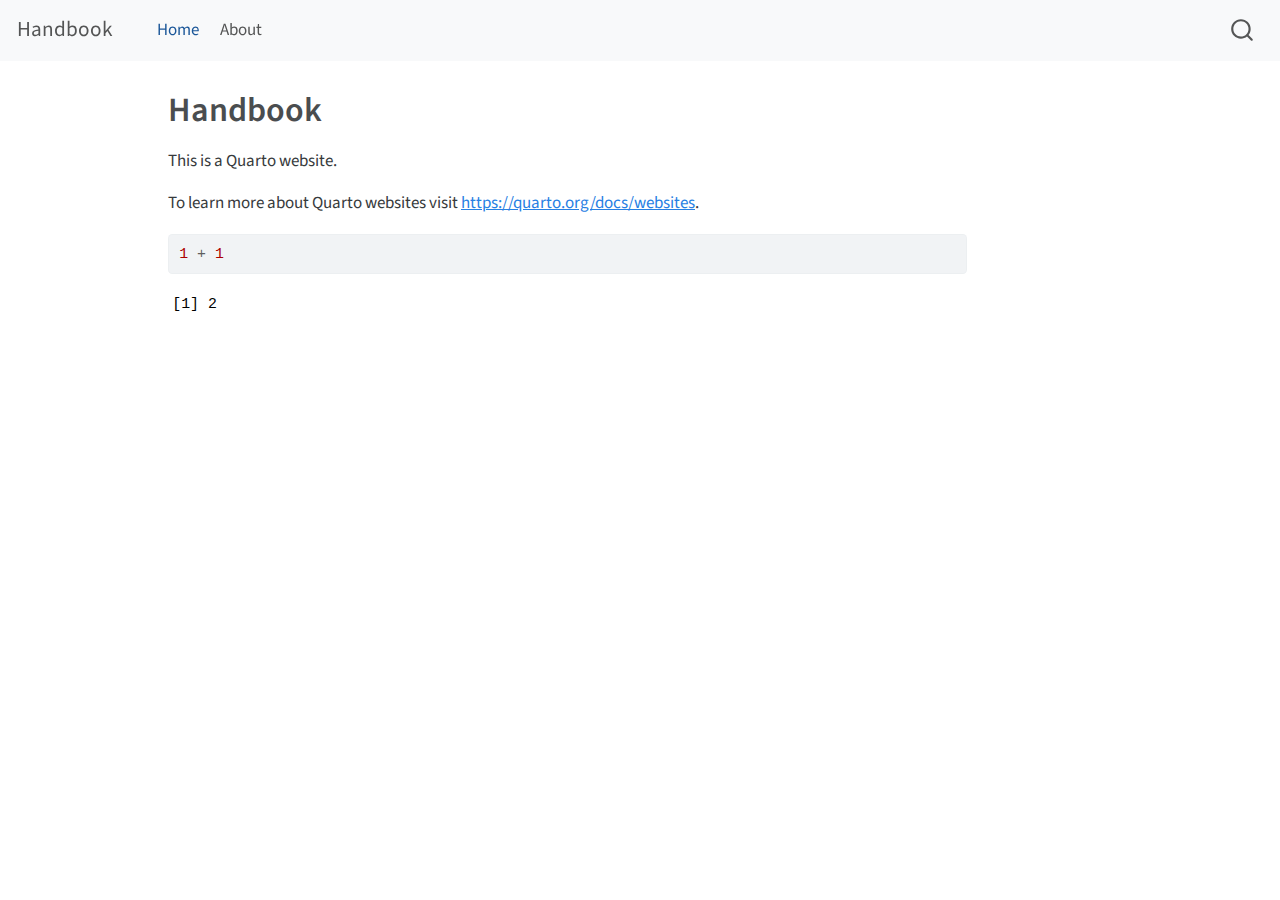
<file: _site/index.html>
<!DOCTYPE html>
<html xmlns="http://www.w3.org/1999/xhtml" lang="en" xml:lang="en"><head>

<meta charset="utf-8">
<meta name="generator" content="quarto-1.3.450">

<meta name="viewport" content="width=device-width, initial-scale=1.0, user-scalable=yes">


<title>Handbook</title>
<style>
code{white-space: pre-wrap;}
span.smallcaps{font-variant: small-caps;}
div.columns{display: flex; gap: min(4vw, 1.5em);}
div.column{flex: auto; overflow-x: auto;}
div.hanging-indent{margin-left: 1.5em; text-indent: -1.5em;}
ul.task-list{list-style: none;}
ul.task-list li input[type="checkbox"] {
  width: 0.8em;
  margin: 0 0.8em 0.2em -1em; /* quarto-specific, see https://github.com/quarto-dev/quarto-cli/issues/4556 */ 
  vertical-align: middle;
}
/* CSS for syntax highlighting */
pre > code.sourceCode { white-space: pre; position: relative; }
pre > code.sourceCode > span { display: inline-block; line-height: 1.25; }
pre > code.sourceCode > span:empty { height: 1.2em; }
.sourceCode { overflow: visible; }
code.sourceCode > span { color: inherit; text-decoration: inherit; }
div.sourceCode { margin: 1em 0; }
pre.sourceCode { margin: 0; }
@media screen {
div.sourceCode { overflow: auto; }
}
@media print {
pre > code.sourceCode { white-space: pre-wrap; }
pre > code.sourceCode > span { text-indent: -5em; padding-left: 5em; }
}
pre.numberSource code
  { counter-reset: source-line 0; }
pre.numberSource code > span
  { position: relative; left: -4em; counter-increment: source-line; }
pre.numberSource code > span > a:first-child::before
  { content: counter(source-line);
    position: relative; left: -1em; text-align: right; vertical-align: baseline;
    border: none; display: inline-block;
    -webkit-touch-callout: none; -webkit-user-select: none;
    -khtml-user-select: none; -moz-user-select: none;
    -ms-user-select: none; user-select: none;
    padding: 0 4px; width: 4em;
  }
pre.numberSource { margin-left: 3em;  padding-left: 4px; }
div.sourceCode
  {   }
@media screen {
pre > code.sourceCode > span > a:first-child::before { text-decoration: underline; }
}
</style>


<script src="site_libs/quarto-nav/quarto-nav.js"></script>
<script src="site_libs/quarto-nav/headroom.min.js"></script>
<script src="site_libs/clipboard/clipboard.min.js"></script>
<script src="site_libs/quarto-search/autocomplete.umd.js"></script>
<script src="site_libs/quarto-search/fuse.min.js"></script>
<script src="site_libs/quarto-search/quarto-search.js"></script>
<meta name="quarto:offset" content="./">
<script src="site_libs/quarto-html/quarto.js"></script>
<script src="site_libs/quarto-html/popper.min.js"></script>
<script src="site_libs/quarto-html/tippy.umd.min.js"></script>
<script src="site_libs/quarto-html/anchor.min.js"></script>
<link href="site_libs/quarto-html/tippy.css" rel="stylesheet">
<link href="site_libs/quarto-html/quarto-syntax-highlighting.css" rel="stylesheet" id="quarto-text-highlighting-styles">
<script src="site_libs/bootstrap/bootstrap.min.js"></script>
<link href="site_libs/bootstrap/bootstrap-icons.css" rel="stylesheet">
<link href="site_libs/bootstrap/bootstrap.min.css" rel="stylesheet" id="quarto-bootstrap" data-mode="light">
<script id="quarto-search-options" type="application/json">{
  "location": "navbar",
  "copy-button": false,
  "collapse-after": 3,
  "panel-placement": "end",
  "type": "overlay",
  "limit": 20,
  "language": {
    "search-no-results-text": "No results",
    "search-matching-documents-text": "matching documents",
    "search-copy-link-title": "Copy link to search",
    "search-hide-matches-text": "Hide additional matches",
    "search-more-match-text": "more match in this document",
    "search-more-matches-text": "more matches in this document",
    "search-clear-button-title": "Clear",
    "search-detached-cancel-button-title": "Cancel",
    "search-submit-button-title": "Submit",
    "search-label": "Search"
  }
}</script>


<link rel="stylesheet" href="styles.css">
</head>

<body class="nav-fixed">

<div id="quarto-search-results"></div>
  <header id="quarto-header" class="headroom fixed-top">
    <nav class="navbar navbar-expand-lg navbar-dark ">
      <div class="navbar-container container-fluid">
      <div class="navbar-brand-container">
    <a class="navbar-brand" href="./index.html">
    <span class="navbar-title">Handbook</span>
    </a>
  </div>
            <div id="quarto-search" class="" title="Search"></div>
          <button class="navbar-toggler" type="button" data-bs-toggle="collapse" data-bs-target="#navbarCollapse" aria-controls="navbarCollapse" aria-expanded="false" aria-label="Toggle navigation" onclick="if (window.quartoToggleHeadroom) { window.quartoToggleHeadroom(); }">
  <span class="navbar-toggler-icon"></span>
</button>
          <div class="collapse navbar-collapse" id="navbarCollapse">
            <ul class="navbar-nav navbar-nav-scroll me-auto">
  <li class="nav-item">
    <a class="nav-link active" href="./index.html" rel="" target="" aria-current="page">
 <span class="menu-text">Home</span></a>
  </li>  
  <li class="nav-item">
    <a class="nav-link" href="./about.html" rel="" target="">
 <span class="menu-text">About</span></a>
  </li>  
</ul>
            <div class="quarto-navbar-tools ms-auto">
</div>
          </div> <!-- /navcollapse -->
      </div> <!-- /container-fluid -->
    </nav>
</header>
<!-- content -->
<div id="quarto-content" class="quarto-container page-columns page-rows-contents page-layout-article page-navbar">
<!-- sidebar -->
<!-- margin-sidebar -->
    <div id="quarto-margin-sidebar" class="sidebar margin-sidebar">
        
    </div>
<!-- main -->
<main class="content" id="quarto-document-content">

<header id="title-block-header" class="quarto-title-block default">
<div class="quarto-title">
<h1 class="title">Handbook</h1>
</div>



<div class="quarto-title-meta">

    
  
    
  </div>
  

</header>

<p>This is a Quarto website.</p>
<p>To learn more about Quarto websites visit <a href="https://quarto.org/docs/websites" class="uri">https://quarto.org/docs/websites</a>.</p>
<div class="cell">
<div class="sourceCode cell-code" id="cb1"><pre class="sourceCode r code-with-copy"><code class="sourceCode r"><span id="cb1-1"><a href="#cb1-1" aria-hidden="true" tabindex="-1"></a><span class="dv">1</span> <span class="sc">+</span> <span class="dv">1</span></span></code><button title="Copy to Clipboard" class="code-copy-button"><i class="bi"></i></button></pre></div>
<div class="cell-output cell-output-stdout">
<pre><code>[1] 2</code></pre>
</div>
</div>



</main> <!-- /main -->
<script id="quarto-html-after-body" type="application/javascript">
window.document.addEventListener("DOMContentLoaded", function (event) {
  const toggleBodyColorMode = (bsSheetEl) => {
    const mode = bsSheetEl.getAttribute("data-mode");
    const bodyEl = window.document.querySelector("body");
    if (mode === "dark") {
      bodyEl.classList.add("quarto-dark");
      bodyEl.classList.remove("quarto-light");
    } else {
      bodyEl.classList.add("quarto-light");
      bodyEl.classList.remove("quarto-dark");
    }
  }
  const toggleBodyColorPrimary = () => {
    const bsSheetEl = window.document.querySelector("link#quarto-bootstrap");
    if (bsSheetEl) {
      toggleBodyColorMode(bsSheetEl);
    }
  }
  toggleBodyColorPrimary();  
  const icon = "";
  const anchorJS = new window.AnchorJS();
  anchorJS.options = {
    placement: 'right',
    icon: icon
  };
  anchorJS.add('.anchored');
  const isCodeAnnotation = (el) => {
    for (const clz of el.classList) {
      if (clz.startsWith('code-annotation-')) {                     
        return true;
      }
    }
    return false;
  }
  const clipboard = new window.ClipboardJS('.code-copy-button', {
    text: function(trigger) {
      const codeEl = trigger.previousElementSibling.cloneNode(true);
      for (const childEl of codeEl.children) {
        if (isCodeAnnotation(childEl)) {
          childEl.remove();
        }
      }
      return codeEl.innerText;
    }
  });
  clipboard.on('success', function(e) {
    // button target
    const button = e.trigger;
    // don't keep focus
    button.blur();
    // flash "checked"
    button.classList.add('code-copy-button-checked');
    var currentTitle = button.getAttribute("title");
    button.setAttribute("title", "Copied!");
    let tooltip;
    if (window.bootstrap) {
      button.setAttribute("data-bs-toggle", "tooltip");
      button.setAttribute("data-bs-placement", "left");
      button.setAttribute("data-bs-title", "Copied!");
      tooltip = new bootstrap.Tooltip(button, 
        { trigger: "manual", 
          customClass: "code-copy-button-tooltip",
          offset: [0, -8]});
      tooltip.show();    
    }
    setTimeout(function() {
      if (tooltip) {
        tooltip.hide();
        button.removeAttribute("data-bs-title");
        button.removeAttribute("data-bs-toggle");
        button.removeAttribute("data-bs-placement");
      }
      button.setAttribute("title", currentTitle);
      button.classList.remove('code-copy-button-checked');
    }, 1000);
    // clear code selection
    e.clearSelection();
  });
  function tippyHover(el, contentFn) {
    const config = {
      allowHTML: true,
      content: contentFn,
      maxWidth: 500,
      delay: 100,
      arrow: false,
      appendTo: function(el) {
          return el.parentElement;
      },
      interactive: true,
      interactiveBorder: 10,
      theme: 'quarto',
      placement: 'bottom-start'
    };
    window.tippy(el, config); 
  }
  const noterefs = window.document.querySelectorAll('a[role="doc-noteref"]');
  for (var i=0; i<noterefs.length; i++) {
    const ref = noterefs[i];
    tippyHover(ref, function() {
      // use id or data attribute instead here
      let href = ref.getAttribute('data-footnote-href') || ref.getAttribute('href');
      try { href = new URL(href).hash; } catch {}
      const id = href.replace(/^#\/?/, "");
      const note = window.document.getElementById(id);
      return note.innerHTML;
    });
  }
      let selectedAnnoteEl;
      const selectorForAnnotation = ( cell, annotation) => {
        let cellAttr = 'data-code-cell="' + cell + '"';
        let lineAttr = 'data-code-annotation="' +  annotation + '"';
        const selector = 'span[' + cellAttr + '][' + lineAttr + ']';
        return selector;
      }
      const selectCodeLines = (annoteEl) => {
        const doc = window.document;
        const targetCell = annoteEl.getAttribute("data-target-cell");
        const targetAnnotation = annoteEl.getAttribute("data-target-annotation");
        const annoteSpan = window.document.querySelector(selectorForAnnotation(targetCell, targetAnnotation));
        const lines = annoteSpan.getAttribute("data-code-lines").split(",");
        const lineIds = lines.map((line) => {
          return targetCell + "-" + line;
        })
        let top = null;
        let height = null;
        let parent = null;
        if (lineIds.length > 0) {
            //compute the position of the single el (top and bottom and make a div)
            const el = window.document.getElementById(lineIds[0]);
            top = el.offsetTop;
            height = el.offsetHeight;
            parent = el.parentElement.parentElement;
          if (lineIds.length > 1) {
            const lastEl = window.document.getElementById(lineIds[lineIds.length - 1]);
            const bottom = lastEl.offsetTop + lastEl.offsetHeight;
            height = bottom - top;
          }
          if (top !== null && height !== null && parent !== null) {
            // cook up a div (if necessary) and position it 
            let div = window.document.getElementById("code-annotation-line-highlight");
            if (div === null) {
              div = window.document.createElement("div");
              div.setAttribute("id", "code-annotation-line-highlight");
              div.style.position = 'absolute';
              parent.appendChild(div);
            }
            div.style.top = top - 2 + "px";
            div.style.height = height + 4 + "px";
            let gutterDiv = window.document.getElementById("code-annotation-line-highlight-gutter");
            if (gutterDiv === null) {
              gutterDiv = window.document.createElement("div");
              gutterDiv.setAttribute("id", "code-annotation-line-highlight-gutter");
              gutterDiv.style.position = 'absolute';
              const codeCell = window.document.getElementById(targetCell);
              const gutter = codeCell.querySelector('.code-annotation-gutter');
              gutter.appendChild(gutterDiv);
            }
            gutterDiv.style.top = top - 2 + "px";
            gutterDiv.style.height = height + 4 + "px";
          }
          selectedAnnoteEl = annoteEl;
        }
      };
      const unselectCodeLines = () => {
        const elementsIds = ["code-annotation-line-highlight", "code-annotation-line-highlight-gutter"];
        elementsIds.forEach((elId) => {
          const div = window.document.getElementById(elId);
          if (div) {
            div.remove();
          }
        });
        selectedAnnoteEl = undefined;
      };
      // Attach click handler to the DT
      const annoteDls = window.document.querySelectorAll('dt[data-target-cell]');
      for (const annoteDlNode of annoteDls) {
        annoteDlNode.addEventListener('click', (event) => {
          const clickedEl = event.target;
          if (clickedEl !== selectedAnnoteEl) {
            unselectCodeLines();
            const activeEl = window.document.querySelector('dt[data-target-cell].code-annotation-active');
            if (activeEl) {
              activeEl.classList.remove('code-annotation-active');
            }
            selectCodeLines(clickedEl);
            clickedEl.classList.add('code-annotation-active');
          } else {
            // Unselect the line
            unselectCodeLines();
            clickedEl.classList.remove('code-annotation-active');
          }
        });
      }
  const findCites = (el) => {
    const parentEl = el.parentElement;
    if (parentEl) {
      const cites = parentEl.dataset.cites;
      if (cites) {
        return {
          el,
          cites: cites.split(' ')
        };
      } else {
        return findCites(el.parentElement)
      }
    } else {
      return undefined;
    }
  };
  var bibliorefs = window.document.querySelectorAll('a[role="doc-biblioref"]');
  for (var i=0; i<bibliorefs.length; i++) {
    const ref = bibliorefs[i];
    const citeInfo = findCites(ref);
    if (citeInfo) {
      tippyHover(citeInfo.el, function() {
        var popup = window.document.createElement('div');
        citeInfo.cites.forEach(function(cite) {
          var citeDiv = window.document.createElement('div');
          citeDiv.classList.add('hanging-indent');
          citeDiv.classList.add('csl-entry');
          var biblioDiv = window.document.getElementById('ref-' + cite);
          if (biblioDiv) {
            citeDiv.innerHTML = biblioDiv.innerHTML;
          }
          popup.appendChild(citeDiv);
        });
        return popup.innerHTML;
      });
    }
  }
});
</script>
</div> <!-- /content -->



</body></html>
</file>
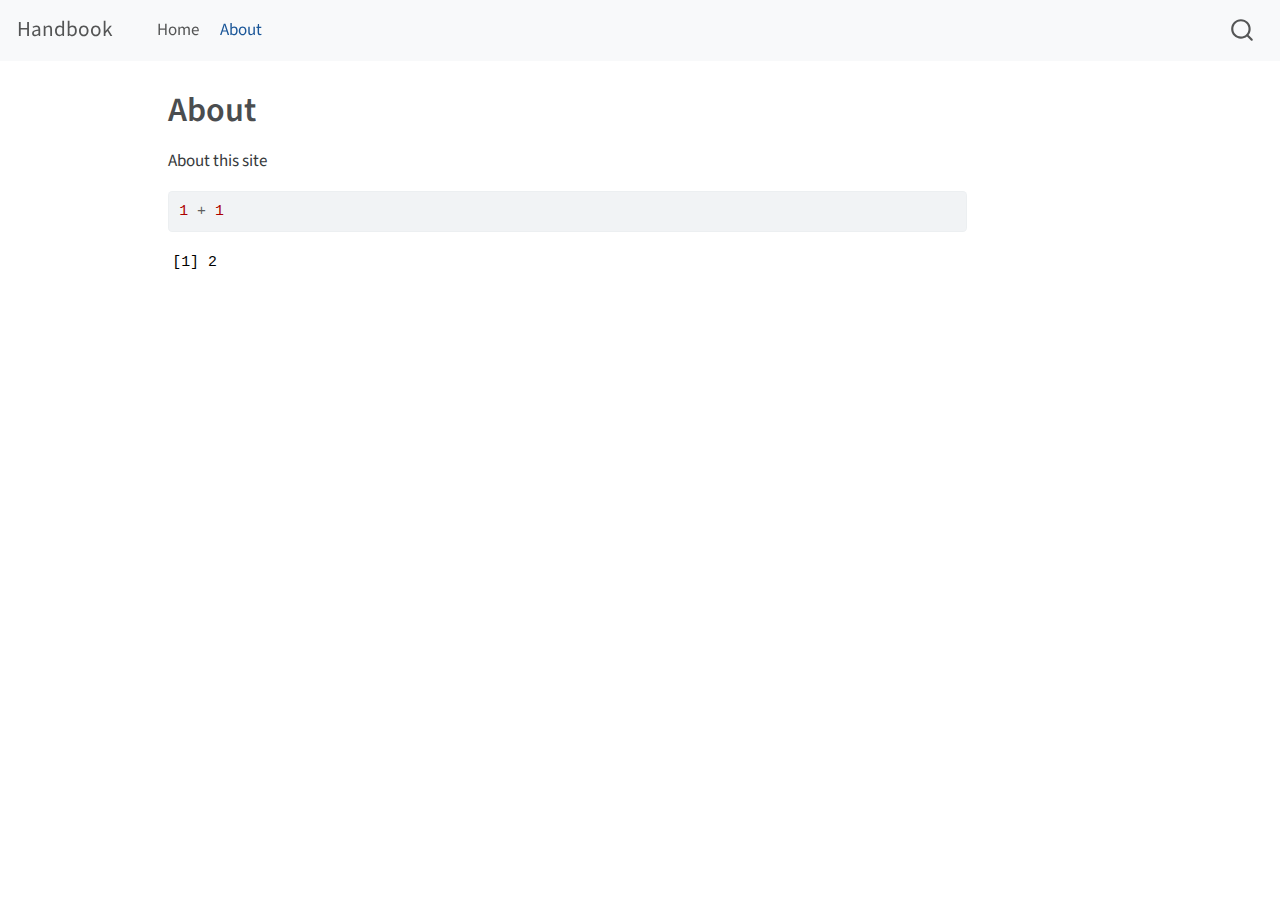
<file: _site/about.html>
<!DOCTYPE html>
<html xmlns="http://www.w3.org/1999/xhtml" lang="en" xml:lang="en"><head>

<meta charset="utf-8">
<meta name="generator" content="quarto-1.3.450">

<meta name="viewport" content="width=device-width, initial-scale=1.0, user-scalable=yes">


<title>Handbook - About</title>
<style>
code{white-space: pre-wrap;}
span.smallcaps{font-variant: small-caps;}
div.columns{display: flex; gap: min(4vw, 1.5em);}
div.column{flex: auto; overflow-x: auto;}
div.hanging-indent{margin-left: 1.5em; text-indent: -1.5em;}
ul.task-list{list-style: none;}
ul.task-list li input[type="checkbox"] {
  width: 0.8em;
  margin: 0 0.8em 0.2em -1em; /* quarto-specific, see https://github.com/quarto-dev/quarto-cli/issues/4556 */ 
  vertical-align: middle;
}
/* CSS for syntax highlighting */
pre > code.sourceCode { white-space: pre; position: relative; }
pre > code.sourceCode > span { display: inline-block; line-height: 1.25; }
pre > code.sourceCode > span:empty { height: 1.2em; }
.sourceCode { overflow: visible; }
code.sourceCode > span { color: inherit; text-decoration: inherit; }
div.sourceCode { margin: 1em 0; }
pre.sourceCode { margin: 0; }
@media screen {
div.sourceCode { overflow: auto; }
}
@media print {
pre > code.sourceCode { white-space: pre-wrap; }
pre > code.sourceCode > span { text-indent: -5em; padding-left: 5em; }
}
pre.numberSource code
  { counter-reset: source-line 0; }
pre.numberSource code > span
  { position: relative; left: -4em; counter-increment: source-line; }
pre.numberSource code > span > a:first-child::before
  { content: counter(source-line);
    position: relative; left: -1em; text-align: right; vertical-align: baseline;
    border: none; display: inline-block;
    -webkit-touch-callout: none; -webkit-user-select: none;
    -khtml-user-select: none; -moz-user-select: none;
    -ms-user-select: none; user-select: none;
    padding: 0 4px; width: 4em;
  }
pre.numberSource { margin-left: 3em;  padding-left: 4px; }
div.sourceCode
  {   }
@media screen {
pre > code.sourceCode > span > a:first-child::before { text-decoration: underline; }
}
</style>


<script src="site_libs/quarto-nav/quarto-nav.js"></script>
<script src="site_libs/quarto-nav/headroom.min.js"></script>
<script src="site_libs/clipboard/clipboard.min.js"></script>
<script src="site_libs/quarto-search/autocomplete.umd.js"></script>
<script src="site_libs/quarto-search/fuse.min.js"></script>
<script src="site_libs/quarto-search/quarto-search.js"></script>
<meta name="quarto:offset" content="./">
<script src="site_libs/quarto-html/quarto.js"></script>
<script src="site_libs/quarto-html/popper.min.js"></script>
<script src="site_libs/quarto-html/tippy.umd.min.js"></script>
<script src="site_libs/quarto-html/anchor.min.js"></script>
<link href="site_libs/quarto-html/tippy.css" rel="stylesheet">
<link href="site_libs/quarto-html/quarto-syntax-highlighting.css" rel="stylesheet" id="quarto-text-highlighting-styles">
<script src="site_libs/bootstrap/bootstrap.min.js"></script>
<link href="site_libs/bootstrap/bootstrap-icons.css" rel="stylesheet">
<link href="site_libs/bootstrap/bootstrap.min.css" rel="stylesheet" id="quarto-bootstrap" data-mode="light">
<script id="quarto-search-options" type="application/json">{
  "location": "navbar",
  "copy-button": false,
  "collapse-after": 3,
  "panel-placement": "end",
  "type": "overlay",
  "limit": 20,
  "language": {
    "search-no-results-text": "No results",
    "search-matching-documents-text": "matching documents",
    "search-copy-link-title": "Copy link to search",
    "search-hide-matches-text": "Hide additional matches",
    "search-more-match-text": "more match in this document",
    "search-more-matches-text": "more matches in this document",
    "search-clear-button-title": "Clear",
    "search-detached-cancel-button-title": "Cancel",
    "search-submit-button-title": "Submit",
    "search-label": "Search"
  }
}</script>


<link rel="stylesheet" href="styles.css">
</head>

<body class="nav-fixed">

<div id="quarto-search-results"></div>
  <header id="quarto-header" class="headroom fixed-top">
    <nav class="navbar navbar-expand-lg navbar-dark ">
      <div class="navbar-container container-fluid">
      <div class="navbar-brand-container">
    <a class="navbar-brand" href="./index.html">
    <span class="navbar-title">Handbook</span>
    </a>
  </div>
            <div id="quarto-search" class="" title="Search"></div>
          <button class="navbar-toggler" type="button" data-bs-toggle="collapse" data-bs-target="#navbarCollapse" aria-controls="navbarCollapse" aria-expanded="false" aria-label="Toggle navigation" onclick="if (window.quartoToggleHeadroom) { window.quartoToggleHeadroom(); }">
  <span class="navbar-toggler-icon"></span>
</button>
          <div class="collapse navbar-collapse" id="navbarCollapse">
            <ul class="navbar-nav navbar-nav-scroll me-auto">
  <li class="nav-item">
    <a class="nav-link" href="./index.html" rel="" target="">
 <span class="menu-text">Home</span></a>
  </li>  
  <li class="nav-item">
    <a class="nav-link active" href="./about.html" rel="" target="" aria-current="page">
 <span class="menu-text">About</span></a>
  </li>  
</ul>
            <div class="quarto-navbar-tools ms-auto">
</div>
          </div> <!-- /navcollapse -->
      </div> <!-- /container-fluid -->
    </nav>
</header>
<!-- content -->
<div id="quarto-content" class="quarto-container page-columns page-rows-contents page-layout-article page-navbar">
<!-- sidebar -->
<!-- margin-sidebar -->
    <div id="quarto-margin-sidebar" class="sidebar margin-sidebar">
        
    </div>
<!-- main -->
<main class="content" id="quarto-document-content">

<header id="title-block-header" class="quarto-title-block default">
<div class="quarto-title">
<h1 class="title">About</h1>
</div>



<div class="quarto-title-meta">

    
  
    
  </div>
  

</header>

<p>About this site</p>
<div class="cell">
<div class="sourceCode cell-code" id="cb1"><pre class="sourceCode r code-with-copy"><code class="sourceCode r"><span id="cb1-1"><a href="#cb1-1" aria-hidden="true" tabindex="-1"></a><span class="dv">1</span> <span class="sc">+</span> <span class="dv">1</span></span></code><button title="Copy to Clipboard" class="code-copy-button"><i class="bi"></i></button></pre></div>
<div class="cell-output cell-output-stdout">
<pre><code>[1] 2</code></pre>
</div>
</div>



</main> <!-- /main -->
<script id="quarto-html-after-body" type="application/javascript">
window.document.addEventListener("DOMContentLoaded", function (event) {
  const toggleBodyColorMode = (bsSheetEl) => {
    const mode = bsSheetEl.getAttribute("data-mode");
    const bodyEl = window.document.querySelector("body");
    if (mode === "dark") {
      bodyEl.classList.add("quarto-dark");
      bodyEl.classList.remove("quarto-light");
    } else {
      bodyEl.classList.add("quarto-light");
      bodyEl.classList.remove("quarto-dark");
    }
  }
  const toggleBodyColorPrimary = () => {
    const bsSheetEl = window.document.querySelector("link#quarto-bootstrap");
    if (bsSheetEl) {
      toggleBodyColorMode(bsSheetEl);
    }
  }
  toggleBodyColorPrimary();  
  const icon = "";
  const anchorJS = new window.AnchorJS();
  anchorJS.options = {
    placement: 'right',
    icon: icon
  };
  anchorJS.add('.anchored');
  const isCodeAnnotation = (el) => {
    for (const clz of el.classList) {
      if (clz.startsWith('code-annotation-')) {                     
        return true;
      }
    }
    return false;
  }
  const clipboard = new window.ClipboardJS('.code-copy-button', {
    text: function(trigger) {
      const codeEl = trigger.previousElementSibling.cloneNode(true);
      for (const childEl of codeEl.children) {
        if (isCodeAnnotation(childEl)) {
          childEl.remove();
        }
      }
      return codeEl.innerText;
    }
  });
  clipboard.on('success', function(e) {
    // button target
    const button = e.trigger;
    // don't keep focus
    button.blur();
    // flash "checked"
    button.classList.add('code-copy-button-checked');
    var currentTitle = button.getAttribute("title");
    button.setAttribute("title", "Copied!");
    let tooltip;
    if (window.bootstrap) {
      button.setAttribute("data-bs-toggle", "tooltip");
      button.setAttribute("data-bs-placement", "left");
      button.setAttribute("data-bs-title", "Copied!");
      tooltip = new bootstrap.Tooltip(button, 
        { trigger: "manual", 
          customClass: "code-copy-button-tooltip",
          offset: [0, -8]});
      tooltip.show();    
    }
    setTimeout(function() {
      if (tooltip) {
        tooltip.hide();
        button.removeAttribute("data-bs-title");
        button.removeAttribute("data-bs-toggle");
        button.removeAttribute("data-bs-placement");
      }
      button.setAttribute("title", currentTitle);
      button.classList.remove('code-copy-button-checked');
    }, 1000);
    // clear code selection
    e.clearSelection();
  });
  function tippyHover(el, contentFn) {
    const config = {
      allowHTML: true,
      content: contentFn,
      maxWidth: 500,
      delay: 100,
      arrow: false,
      appendTo: function(el) {
          return el.parentElement;
      },
      interactive: true,
      interactiveBorder: 10,
      theme: 'quarto',
      placement: 'bottom-start'
    };
    window.tippy(el, config); 
  }
  const noterefs = window.document.querySelectorAll('a[role="doc-noteref"]');
  for (var i=0; i<noterefs.length; i++) {
    const ref = noterefs[i];
    tippyHover(ref, function() {
      // use id or data attribute instead here
      let href = ref.getAttribute('data-footnote-href') || ref.getAttribute('href');
      try { href = new URL(href).hash; } catch {}
      const id = href.replace(/^#\/?/, "");
      const note = window.document.getElementById(id);
      return note.innerHTML;
    });
  }
      let selectedAnnoteEl;
      const selectorForAnnotation = ( cell, annotation) => {
        let cellAttr = 'data-code-cell="' + cell + '"';
        let lineAttr = 'data-code-annotation="' +  annotation + '"';
        const selector = 'span[' + cellAttr + '][' + lineAttr + ']';
        return selector;
      }
      const selectCodeLines = (annoteEl) => {
        const doc = window.document;
        const targetCell = annoteEl.getAttribute("data-target-cell");
        const targetAnnotation = annoteEl.getAttribute("data-target-annotation");
        const annoteSpan = window.document.querySelector(selectorForAnnotation(targetCell, targetAnnotation));
        const lines = annoteSpan.getAttribute("data-code-lines").split(",");
        const lineIds = lines.map((line) => {
          return targetCell + "-" + line;
        })
        let top = null;
        let height = null;
        let parent = null;
        if (lineIds.length > 0) {
            //compute the position of the single el (top and bottom and make a div)
            const el = window.document.getElementById(lineIds[0]);
            top = el.offsetTop;
            height = el.offsetHeight;
            parent = el.parentElement.parentElement;
          if (lineIds.length > 1) {
            const lastEl = window.document.getElementById(lineIds[lineIds.length - 1]);
            const bottom = lastEl.offsetTop + lastEl.offsetHeight;
            height = bottom - top;
          }
          if (top !== null && height !== null && parent !== null) {
            // cook up a div (if necessary) and position it 
            let div = window.document.getElementById("code-annotation-line-highlight");
            if (div === null) {
              div = window.document.createElement("div");
              div.setAttribute("id", "code-annotation-line-highlight");
              div.style.position = 'absolute';
              parent.appendChild(div);
            }
            div.style.top = top - 2 + "px";
            div.style.height = height + 4 + "px";
            let gutterDiv = window.document.getElementById("code-annotation-line-highlight-gutter");
            if (gutterDiv === null) {
              gutterDiv = window.document.createElement("div");
              gutterDiv.setAttribute("id", "code-annotation-line-highlight-gutter");
              gutterDiv.style.position = 'absolute';
              const codeCell = window.document.getElementById(targetCell);
              const gutter = codeCell.querySelector('.code-annotation-gutter');
              gutter.appendChild(gutterDiv);
            }
            gutterDiv.style.top = top - 2 + "px";
            gutterDiv.style.height = height + 4 + "px";
          }
          selectedAnnoteEl = annoteEl;
        }
      };
      const unselectCodeLines = () => {
        const elementsIds = ["code-annotation-line-highlight", "code-annotation-line-highlight-gutter"];
        elementsIds.forEach((elId) => {
          const div = window.document.getElementById(elId);
          if (div) {
            div.remove();
          }
        });
        selectedAnnoteEl = undefined;
      };
      // Attach click handler to the DT
      const annoteDls = window.document.querySelectorAll('dt[data-target-cell]');
      for (const annoteDlNode of annoteDls) {
        annoteDlNode.addEventListener('click', (event) => {
          const clickedEl = event.target;
          if (clickedEl !== selectedAnnoteEl) {
            unselectCodeLines();
            const activeEl = window.document.querySelector('dt[data-target-cell].code-annotation-active');
            if (activeEl) {
              activeEl.classList.remove('code-annotation-active');
            }
            selectCodeLines(clickedEl);
            clickedEl.classList.add('code-annotation-active');
          } else {
            // Unselect the line
            unselectCodeLines();
            clickedEl.classList.remove('code-annotation-active');
          }
        });
      }
  const findCites = (el) => {
    const parentEl = el.parentElement;
    if (parentEl) {
      const cites = parentEl.dataset.cites;
      if (cites) {
        return {
          el,
          cites: cites.split(' ')
        };
      } else {
        return findCites(el.parentElement)
      }
    } else {
      return undefined;
    }
  };
  var bibliorefs = window.document.querySelectorAll('a[role="doc-biblioref"]');
  for (var i=0; i<bibliorefs.length; i++) {
    const ref = bibliorefs[i];
    const citeInfo = findCites(ref);
    if (citeInfo) {
      tippyHover(citeInfo.el, function() {
        var popup = window.document.createElement('div');
        citeInfo.cites.forEach(function(cite) {
          var citeDiv = window.document.createElement('div');
          citeDiv.classList.add('hanging-indent');
          citeDiv.classList.add('csl-entry');
          var biblioDiv = window.document.getElementById('ref-' + cite);
          if (biblioDiv) {
            citeDiv.innerHTML = biblioDiv.innerHTML;
          }
          popup.appendChild(citeDiv);
        });
        return popup.innerHTML;
      });
    }
  }
});
</script>
</div> <!-- /content -->



</body></html>
</file>
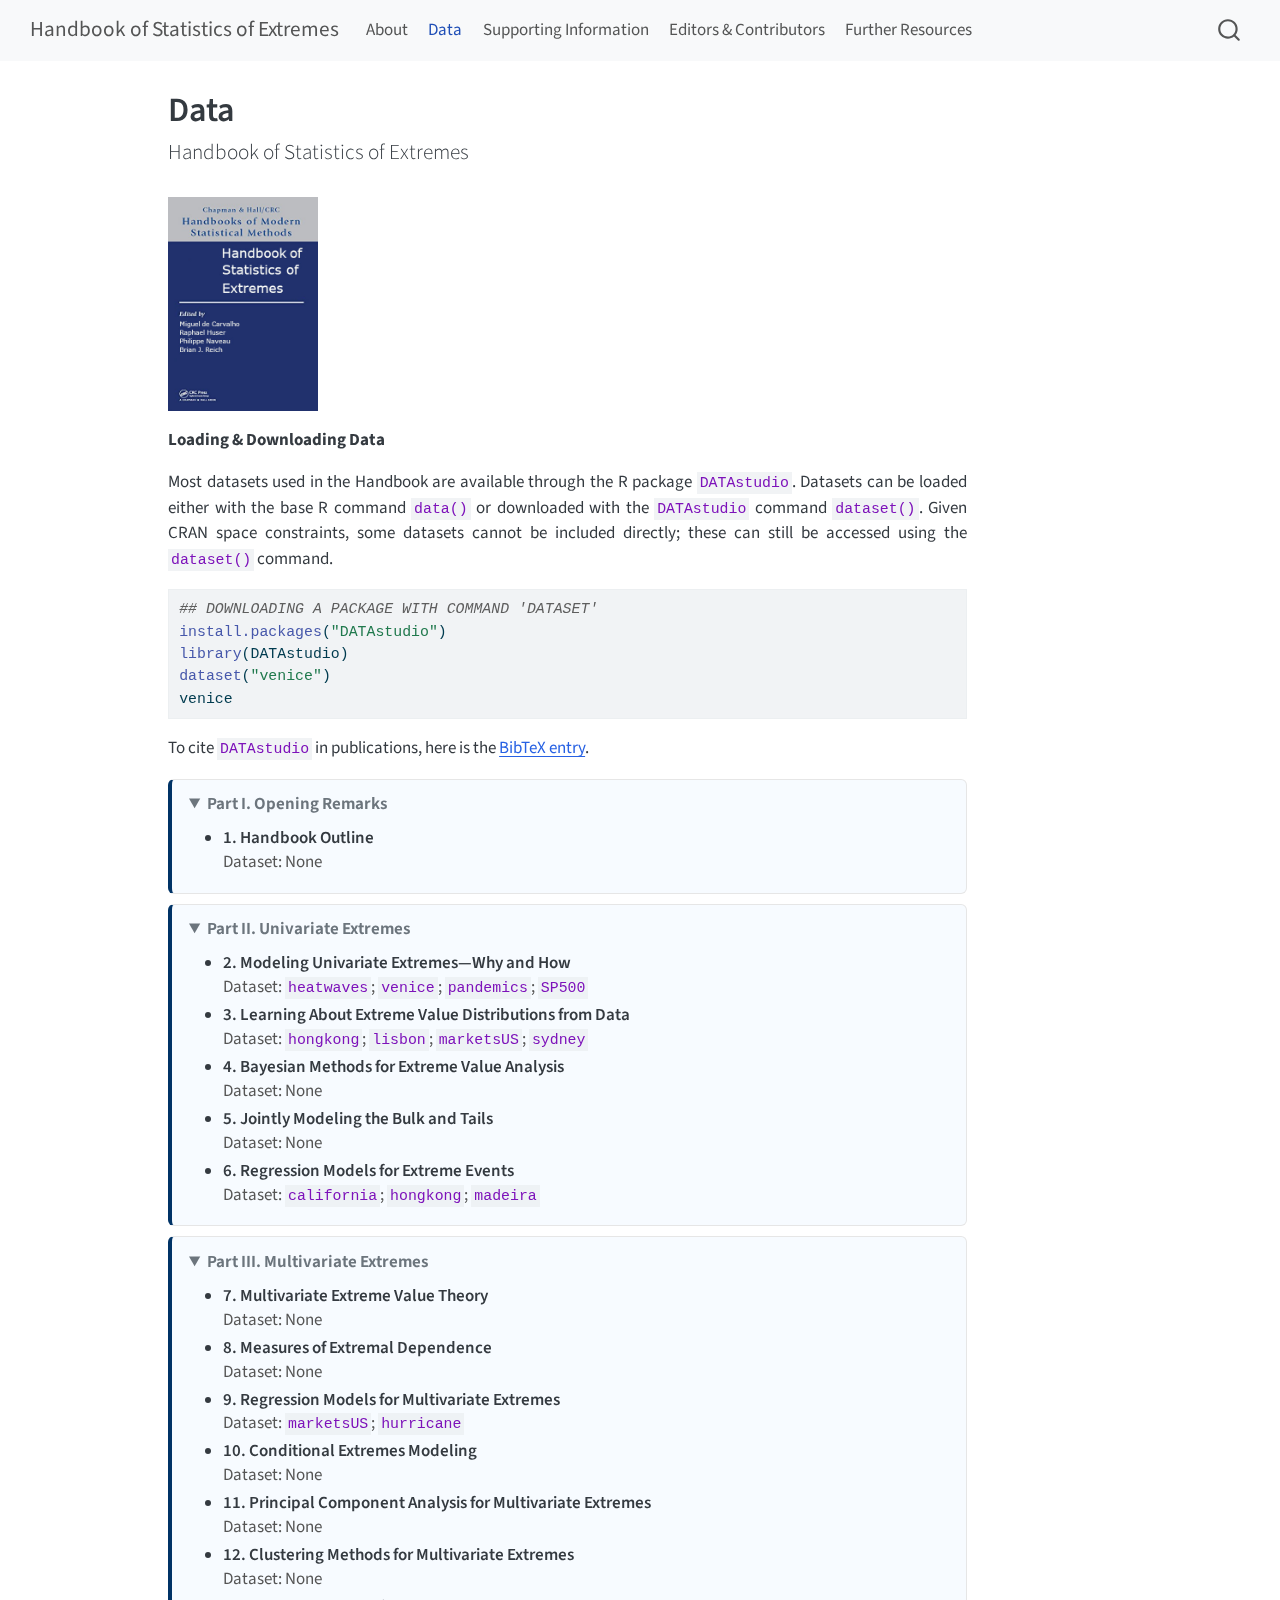
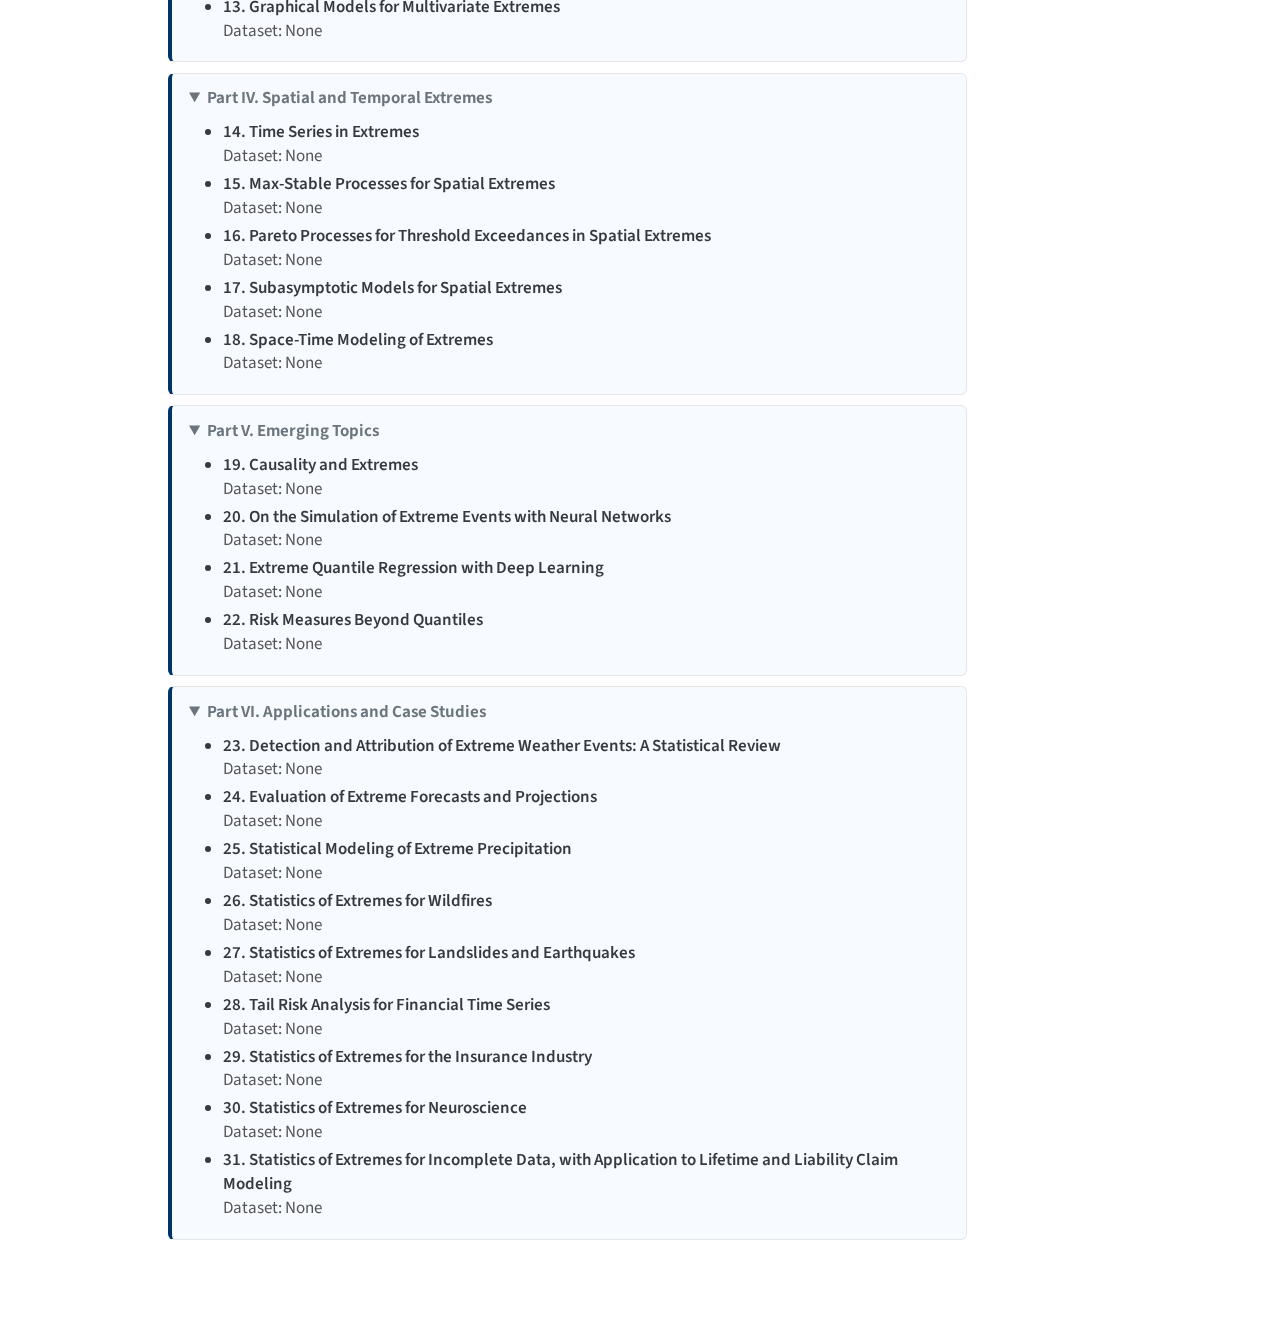
<file: docs/codedata.html>
<!DOCTYPE html>
<html xmlns="http://www.w3.org/1999/xhtml" lang="en" xml:lang="en"><head>

<meta charset="utf-8">
<meta name="generator" content="quarto-1.8.26">

<meta name="viewport" content="width=device-width, initial-scale=1.0, user-scalable=yes">


<title>Data – Handbook of Statistics of Extremes</title>
<style>
code{white-space: pre-wrap;}
span.smallcaps{font-variant: small-caps;}
div.columns{display: flex; gap: min(4vw, 1.5em);}
div.column{flex: auto; overflow-x: auto;}
div.hanging-indent{margin-left: 1.5em; text-indent: -1.5em;}
ul.task-list{list-style: none;}
ul.task-list li input[type="checkbox"] {
  width: 0.8em;
  margin: 0 0.8em 0.2em -1em; /* quarto-specific, see https://github.com/quarto-dev/quarto-cli/issues/4556 */ 
  vertical-align: middle;
}
/* CSS for syntax highlighting */
html { -webkit-text-size-adjust: 100%; }
pre > code.sourceCode { white-space: pre; position: relative; }
pre > code.sourceCode > span { display: inline-block; line-height: 1.25; }
pre > code.sourceCode > span:empty { height: 1.2em; }
.sourceCode { overflow: visible; }
code.sourceCode > span { color: inherit; text-decoration: inherit; }
div.sourceCode { margin: 1em 0; }
pre.sourceCode { margin: 0; }
@media screen {
div.sourceCode { overflow: auto; }
}
@media print {
pre > code.sourceCode { white-space: pre-wrap; }
pre > code.sourceCode > span { text-indent: -5em; padding-left: 5em; }
}
pre.numberSource code
  { counter-reset: source-line 0; }
pre.numberSource code > span
  { position: relative; left: -4em; counter-increment: source-line; }
pre.numberSource code > span > a:first-child::before
  { content: counter(source-line);
    position: relative; left: -1em; text-align: right; vertical-align: baseline;
    border: none; display: inline-block;
    -webkit-touch-callout: none; -webkit-user-select: none;
    -khtml-user-select: none; -moz-user-select: none;
    -ms-user-select: none; user-select: none;
    padding: 0 4px; width: 4em;
  }
pre.numberSource { margin-left: 3em;  padding-left: 4px; }
div.sourceCode
  {   }
@media screen {
pre > code.sourceCode > span > a:first-child::before { text-decoration: underline; }
}
</style>


<script src="site_libs/quarto-nav/quarto-nav.js"></script>
<script src="site_libs/quarto-nav/headroom.min.js"></script>
<script src="site_libs/clipboard/clipboard.min.js"></script>
<script src="site_libs/quarto-search/autocomplete.umd.js"></script>
<script src="site_libs/quarto-search/fuse.min.js"></script>
<script src="site_libs/quarto-search/quarto-search.js"></script>
<meta name="quarto:offset" content="./">
<script src="site_libs/quarto-html/quarto.js" type="module"></script>
<script src="site_libs/quarto-html/tabsets/tabsets.js" type="module"></script>
<script src="site_libs/quarto-html/axe/axe-check.js" type="module"></script>
<script src="site_libs/quarto-html/popper.min.js"></script>
<script src="site_libs/quarto-html/tippy.umd.min.js"></script>
<script src="site_libs/quarto-html/anchor.min.js"></script>
<link href="site_libs/quarto-html/tippy.css" rel="stylesheet">
<link href="site_libs/quarto-html/quarto-syntax-highlighting-587c61ba64f3a5504c4d52d930310e48.css" rel="stylesheet" id="quarto-text-highlighting-styles">
<script src="site_libs/bootstrap/bootstrap.min.js"></script>
<link href="site_libs/bootstrap/bootstrap-icons.css" rel="stylesheet">
<link href="site_libs/bootstrap/bootstrap-5b4ad623e5705c0698d39aec6f10cf02.min.css" rel="stylesheet" append-hash="true" id="quarto-bootstrap" data-mode="light">
<script id="quarto-search-options" type="application/json">{
  "location": "navbar",
  "copy-button": false,
  "collapse-after": 3,
  "panel-placement": "end",
  "type": "overlay",
  "limit": 50,
  "keyboard-shortcut": [
    "f",
    "/",
    "s"
  ],
  "show-item-context": false,
  "language": {
    "search-no-results-text": "No results",
    "search-matching-documents-text": "matching documents",
    "search-copy-link-title": "Copy link to search",
    "search-hide-matches-text": "Hide additional matches",
    "search-more-match-text": "more match in this document",
    "search-more-matches-text": "more matches in this document",
    "search-clear-button-title": "Clear",
    "search-text-placeholder": "",
    "search-detached-cancel-button-title": "Cancel",
    "search-submit-button-title": "Submit",
    "search-label": "Search"
  }
}</script>


<link rel="stylesheet" href="styles.css">
</head>

<body class="nav-fixed quarto-light">

<div id="quarto-search-results"></div>
  <header id="quarto-header" class="headroom fixed-top">
    <nav class="navbar navbar-expand-lg " data-bs-theme="dark">
      <div class="navbar-container container-fluid">
      <div class="navbar-brand-container mx-auto">
    <a class="navbar-brand" href="./index.html">
    <span class="navbar-title">Handbook of Statistics of Extremes</span>
    </a>
  </div>
            <div id="quarto-search" class="" title="Search"></div>
          <button class="navbar-toggler" type="button" data-bs-toggle="collapse" data-bs-target="#navbarCollapse" aria-controls="navbarCollapse" role="menu" aria-expanded="false" aria-label="Toggle navigation" onclick="if (window.quartoToggleHeadroom) { window.quartoToggleHeadroom(); }">
  <span class="navbar-toggler-icon"></span>
</button>
          <div class="collapse navbar-collapse" id="navbarCollapse">
            <ul class="navbar-nav navbar-nav-scroll me-auto">
  <li class="nav-item">
    <a class="nav-link" href="./index.html"> 
<span class="menu-text">About</span></a>
  </li>  
  <li class="nav-item">
    <a class="nav-link active" href="./codedata.html" aria-current="page"> 
<span class="menu-text">Data</span></a>
  </li>  
  <li class="nav-item">
    <a class="nav-link" href="./suppinfo.html"> 
<span class="menu-text">Supporting Information</span></a>
  </li>  
  <li class="nav-item">
    <a class="nav-link" href="./edicont.html"> 
<span class="menu-text">Editors &amp; Contributors</span></a>
  </li>  
  <li class="nav-item">
    <a class="nav-link" href="./links.html"> 
<span class="menu-text">Further Resources</span></a>
  </li>  
</ul>
          </div> <!-- /navcollapse -->
            <div class="quarto-navbar-tools">
</div>
      </div> <!-- /container-fluid -->
    </nav>
</header>
<!-- content -->
<div id="quarto-content" class="quarto-container page-columns page-rows-contents page-layout-article page-navbar">
<!-- sidebar -->
<!-- margin-sidebar -->
    <div id="quarto-margin-sidebar" class="sidebar margin-sidebar zindex-bottom">
        
    </div>
<!-- main -->
<main class="content" id="quarto-document-content">

<header id="title-block-header" class="quarto-title-block default">
<div class="quarto-title">
<h1 class="title">Data</h1>
<p class="subtitle lead">Handbook of Statistics of Extremes</p>
</div>



<div class="quarto-title-meta">

    
  
    
  </div>
  


</header>


<div class="cell">
<style type="text/css">
/* Light callout block */
.toc-block {
border-left: 4px solid #1f77b4;
padding: 0.8rem 1rem;
background: #f7fbff;
border-radius: 6px;
margin: 1rem 0 1.5rem 0;
}

/* Collapsible parts styling */
.parts details {
margin: 0.6rem 0;
padding: 0.6rem 0.8rem;
border: 1px solid #e6e6e6;
border-radius: 6px;
background:#f7fbff;border-left:4px solid #003366;padding:.8rem 1rem;border-radius:6px;line-height:1.4
}

.parts summary {
cursor: pointer;
font-weight: 650;
}

.chapters {
margin-top: 0.6rem;
margin-bottom: 0;
}

.chapters li {
margin: 0.25rem 0;
}

.chapter-title {
font-weight: 600;
}

.chapter-authors {
color: #555;
}

/* Optional: make the PDF viewer responsive if you enable it below */
.pdf-viewer {
width: 100%;
height: 80vh;
border: none;
}

.justify {
  text-align: justify !important
}
</style>
</div>
<p><img src="images/cover.jpg" class="img-fluid" width="150"></p>
<div class="handbook-banner">
<p>
</p><p><strong>Loading &amp; Downloading Data</strong></p>
<div class="justify">
<p>Most datasets used in the Handbook are available through the R package <code>DATAstudio</code>. Datasets can be loaded either with the base R command <code>data()</code> or downloaded with the <code>DATAstudio</code> command <code>dataset()</code>. Given CRAN space constraints, some datasets cannot be included directly; these can still be accessed using the <code>dataset()</code> command.</p>
</div>
<div class="code-copy-outer-scaffold"><div class="sourceCode" id="cb1"><pre class="sourceCode r code-with-copy"><code class="sourceCode r"><span id="cb1-1"><a href="#cb1-1" aria-hidden="true" tabindex="-1"></a><span class="do">## DOWNLOADING A PACKAGE WITH COMMAND 'DATASET'</span></span>
<span id="cb1-2"><a href="#cb1-2" aria-hidden="true" tabindex="-1"></a><span class="fu">install.packages</span>(<span class="st">"DATAstudio"</span>)</span>
<span id="cb1-3"><a href="#cb1-3" aria-hidden="true" tabindex="-1"></a><span class="fu">library</span>(DATAstudio)</span>
<span id="cb1-4"><a href="#cb1-4" aria-hidden="true" tabindex="-1"></a><span class="fu">dataset</span>(<span class="st">"venice"</span>)</span>
<span id="cb1-5"><a href="#cb1-5" aria-hidden="true" tabindex="-1"></a>venice</span></code></pre></div><button title="Copy to Clipboard" class="code-copy-button"><i class="bi"></i></button></div>
<p>
To cite <code>DATAstudio</code> in publications, here is the <a href="library.bib" download="">BibTeX entry</a>.
</p></div>
<div class="parts">
<div class="parts">
<details open="">
<summary>
Part I. Opening Remarks
</summary>
<ul class="chapters">
<li>
<span class="chapter-title">1. Handbook Outline</span><br> <span class="chapter-authors">Dataset: None</span>
</li>
</ul>
</details>
<details open="">
<summary>
Part II. Univariate Extremes
</summary>
<ul class="chapters">
<li>
<span class="chapter-title">2. Modeling Univariate Extremes—Why and How</span><br><span class="chapter-authors">Dataset: <code>heatwaves</code>; <code>venice</code>; <code>pandemics</code>; <code>SP500</code> </span>
</li>
<li>
<span class="chapter-title">3. Learning About Extreme Value Distributions from Data</span><br><span class="chapter-authors">Dataset: <code>hongkong</code>; <code>lisbon</code>; <code>marketsUS</code>; <code>sydney</code></span>
</li>
<li>
<span class="chapter-title">4. Bayesian Methods for Extreme Value Analysis</span><br><span class="chapter-authors">Dataset: None</span>
</li>
<li>
<span class="chapter-title">5. Jointly Modeling the Bulk and Tails</span><br><span class="chapter-authors">Dataset: None</span>
</li>
<li>
<span class="chapter-title">6. Regression Models for Extreme Events</span><br><span class="chapter-authors">Dataset: <code>california</code>; <code>hongkong</code>; <code>madeira</code></span>
</li>
</ul>
</details>
<details open="">
<summary>
Part III. Multivariate Extremes
</summary>
<ul class="chapters">
<li>
<span class="chapter-title">7. Multivariate Extreme Value Theory</span><br><span class="chapter-authors">Dataset: None</span>
</li>
<li>
<span class="chapter-title">8. Measures of Extremal Dependence</span><br><span class="chapter-authors">Dataset: None</span>
</li>
<li>
<span class="chapter-title">9. Regression Models for Multivariate Extremes</span><br><span class="chapter-authors">Dataset: <code>marketsUS</code>; <code>hurricane</code></span>
</li>
<li>
<span class="chapter-title">10. Conditional Extremes Modeling</span><br><span class="chapter-authors">Dataset: None</span>
</li>
<li>
<span class="chapter-title">11. Principal Component Analysis for Multivariate Extremes</span><br><span class="chapter-authors">Dataset: None</span>
</li>
<li>
<span class="chapter-title">12. Clustering Methods for Multivariate Extremes</span><br><span class="chapter-authors">Dataset: None</span>
</li>
<li>
<span class="chapter-title">13. Graphical Models for Multivariate Extremes</span><br><span class="chapter-authors">Dataset: None</span>
</li>
</ul>
</details>
<details open="">
<summary>
Part IV. Spatial and Temporal Extremes
</summary>
<ul class="chapters">
<li>
<span class="chapter-title">14. Time Series in Extremes</span><br><span class="chapter-authors">Dataset: None</span>
</li>
<li>
<span class="chapter-title">15. Max-Stable Processes for Spatial Extremes</span><br><span class="chapter-authors">Dataset: None</span>
</li>
<li>
<span class="chapter-title">16. Pareto Processes for Threshold Exceedances in Spatial Extremes</span><br><span class="chapter-authors">Dataset: None</span>
</li>
<li>
<span class="chapter-title">17. Subasymptotic Models for Spatial Extremes</span><br><span class="chapter-authors">Dataset: None</span>
</li>
<li>
<span class="chapter-title">18. Space-Time Modeling of Extremes</span><br><span class="chapter-authors">Dataset: None</span>
</li>
</ul>
</details>
<details open="">
<summary>
Part V. Emerging Topics
</summary>
<ul class="chapters">
<li>
<span class="chapter-title">19. Causality and Extremes</span><br><span class="chapter-authors">Dataset: None</span>
</li>
<li>
<span class="chapter-title">20. On the Simulation of Extreme Events with Neural Networks</span><br><span class="chapter-authors">Dataset: None</span>
</li>
<li>
<span class="chapter-title">21. Extreme Quantile Regression with Deep Learning</span><br><span class="chapter-authors">Dataset: None</span>
</li>
<li>
<span class="chapter-title">22. Risk Measures Beyond Quantiles</span><br><span class="chapter-authors">Dataset: None</span>
</li>
</ul>
</details>
<details open="">
<summary>
Part VI. Applications and Case Studies
</summary>
<ul class="chapters">
<li>
<span class="chapter-title">23. Detection and Attribution of Extreme Weather Events: A Statistical Review</span><br><span class="chapter-authors">Dataset: None</span>
</li>
<li>
<span class="chapter-title">24. Evaluation of Extreme Forecasts and Projections</span><br><span class="chapter-authors">Dataset: None</span>
</li>
<li>
<span class="chapter-title">25. Statistical Modeling of Extreme Precipitation</span><br><span class="chapter-authors">Dataset: None</span>
</li>
<li>
<span class="chapter-title">26. Statistics of Extremes for Wildfires</span><br><span class="chapter-authors">Dataset: None</span>
</li>
<li>
<span class="chapter-title">27. Statistics of Extremes for Landslides and Earthquakes</span><br><span class="chapter-authors">Dataset: None</span>
</li>
<li>
<span class="chapter-title">28. Tail Risk Analysis for Financial Time Series</span><br><span class="chapter-authors">Dataset: None</span>
</li>
<li>
<span class="chapter-title">29. Statistics of Extremes for the Insurance Industry</span><br><span class="chapter-authors">Dataset: None</span>
</li>
<li>
<span class="chapter-title">30. Statistics of Extremes for Neuroscience</span><br><span class="chapter-authors">Dataset: None</span>
</li>
<li>
<span class="chapter-title">31. Statistics of Extremes for Incomplete Data, with Application to Lifetime and Liability Claim Modeling</span><br><span class="chapter-authors">Dataset: None</span>
</li>
</ul>
</details>
</div>


</div>
</main></div>

 <!-- /main -->
<script id="quarto-html-after-body" type="application/javascript">
  window.document.addEventListener("DOMContentLoaded", function (event) {
    const icon = "";
    const anchorJS = new window.AnchorJS();
    anchorJS.options = {
      placement: 'right',
      icon: icon
    };
    anchorJS.add('.anchored');
    const isCodeAnnotation = (el) => {
      for (const clz of el.classList) {
        if (clz.startsWith('code-annotation-')) {                     
          return true;
        }
      }
      return false;
    }
    const onCopySuccess = function(e) {
      // button target
      const button = e.trigger;
      // don't keep focus
      button.blur();
      // flash "checked"
      button.classList.add('code-copy-button-checked');
      var currentTitle = button.getAttribute("title");
      button.setAttribute("title", "Copied!");
      let tooltip;
      if (window.bootstrap) {
        button.setAttribute("data-bs-toggle", "tooltip");
        button.setAttribute("data-bs-placement", "left");
        button.setAttribute("data-bs-title", "Copied!");
        tooltip = new bootstrap.Tooltip(button, 
          { trigger: "manual", 
            customClass: "code-copy-button-tooltip",
            offset: [0, -8]});
        tooltip.show();    
      }
      setTimeout(function() {
        if (tooltip) {
          tooltip.hide();
          button.removeAttribute("data-bs-title");
          button.removeAttribute("data-bs-toggle");
          button.removeAttribute("data-bs-placement");
        }
        button.setAttribute("title", currentTitle);
        button.classList.remove('code-copy-button-checked');
      }, 1000);
      // clear code selection
      e.clearSelection();
    }
    const getTextToCopy = function(trigger) {
      const outerScaffold = trigger.parentElement.cloneNode(true);
      const codeEl = outerScaffold.querySelector('code');
      for (const childEl of codeEl.children) {
        if (isCodeAnnotation(childEl)) {
          childEl.remove();
        }
      }
      return codeEl.innerText;
    }
    const clipboard = new window.ClipboardJS('.code-copy-button:not([data-in-quarto-modal])', {
      text: getTextToCopy
    });
    clipboard.on('success', onCopySuccess);
    if (window.document.getElementById('quarto-embedded-source-code-modal')) {
      const clipboardModal = new window.ClipboardJS('.code-copy-button[data-in-quarto-modal]', {
        text: getTextToCopy,
        container: window.document.getElementById('quarto-embedded-source-code-modal')
      });
      clipboardModal.on('success', onCopySuccess);
    }
      var localhostRegex = new RegExp(/^(?:http|https):\/\/localhost\:?[0-9]*\//);
      var mailtoRegex = new RegExp(/^mailto:/);
        var filterRegex = new RegExp('/' + window.location.host + '/');
      var isInternal = (href) => {
          return filterRegex.test(href) || localhostRegex.test(href) || mailtoRegex.test(href);
      }
      // Inspect non-navigation links and adorn them if external
     var links = window.document.querySelectorAll('a[href]:not(.nav-link):not(.navbar-brand):not(.toc-action):not(.sidebar-link):not(.sidebar-item-toggle):not(.pagination-link):not(.no-external):not([aria-hidden]):not(.dropdown-item):not(.quarto-navigation-tool):not(.about-link)');
      for (var i=0; i<links.length; i++) {
        const link = links[i];
        if (!isInternal(link.href)) {
          // undo the damage that might have been done by quarto-nav.js in the case of
          // links that we want to consider external
          if (link.dataset.originalHref !== undefined) {
            link.href = link.dataset.originalHref;
          }
        }
      }
    function tippyHover(el, contentFn, onTriggerFn, onUntriggerFn) {
      const config = {
        allowHTML: true,
        maxWidth: 500,
        delay: 100,
        arrow: false,
        appendTo: function(el) {
            return el.parentElement;
        },
        interactive: true,
        interactiveBorder: 10,
        theme: 'quarto',
        placement: 'bottom-start',
      };
      if (contentFn) {
        config.content = contentFn;
      }
      if (onTriggerFn) {
        config.onTrigger = onTriggerFn;
      }
      if (onUntriggerFn) {
        config.onUntrigger = onUntriggerFn;
      }
      window.tippy(el, config); 
    }
    const noterefs = window.document.querySelectorAll('a[role="doc-noteref"]');
    for (var i=0; i<noterefs.length; i++) {
      const ref = noterefs[i];
      tippyHover(ref, function() {
        // use id or data attribute instead here
        let href = ref.getAttribute('data-footnote-href') || ref.getAttribute('href');
        try { href = new URL(href).hash; } catch {}
        const id = href.replace(/^#\/?/, "");
        const note = window.document.getElementById(id);
        if (note) {
          return note.innerHTML;
        } else {
          return "";
        }
      });
    }
    const xrefs = window.document.querySelectorAll('a.quarto-xref');
    const processXRef = (id, note) => {
      // Strip column container classes
      const stripColumnClz = (el) => {
        el.classList.remove("page-full", "page-columns");
        if (el.children) {
          for (const child of el.children) {
            stripColumnClz(child);
          }
        }
      }
      stripColumnClz(note)
      if (id === null || id.startsWith('sec-')) {
        // Special case sections, only their first couple elements
        const container = document.createElement("div");
        if (note.children && note.children.length > 2) {
          container.appendChild(note.children[0].cloneNode(true));
          for (let i = 1; i < note.children.length; i++) {
            const child = note.children[i];
            if (child.tagName === "P" && child.innerText === "") {
              continue;
            } else {
              container.appendChild(child.cloneNode(true));
              break;
            }
          }
          if (window.Quarto?.typesetMath) {
            window.Quarto.typesetMath(container);
          }
          return container.innerHTML
        } else {
          if (window.Quarto?.typesetMath) {
            window.Quarto.typesetMath(note);
          }
          return note.innerHTML;
        }
      } else {
        // Remove any anchor links if they are present
        const anchorLink = note.querySelector('a.anchorjs-link');
        if (anchorLink) {
          anchorLink.remove();
        }
        if (window.Quarto?.typesetMath) {
          window.Quarto.typesetMath(note);
        }
        if (note.classList.contains("callout")) {
          return note.outerHTML;
        } else {
          return note.innerHTML;
        }
      }
    }
    for (var i=0; i<xrefs.length; i++) {
      const xref = xrefs[i];
      tippyHover(xref, undefined, function(instance) {
        instance.disable();
        let url = xref.getAttribute('href');
        let hash = undefined; 
        if (url.startsWith('#')) {
          hash = url;
        } else {
          try { hash = new URL(url).hash; } catch {}
        }
        if (hash) {
          const id = hash.replace(/^#\/?/, "");
          const note = window.document.getElementById(id);
          if (note !== null) {
            try {
              const html = processXRef(id, note.cloneNode(true));
              instance.setContent(html);
            } finally {
              instance.enable();
              instance.show();
            }
          } else {
            // See if we can fetch this
            fetch(url.split('#')[0])
            .then(res => res.text())
            .then(html => {
              const parser = new DOMParser();
              const htmlDoc = parser.parseFromString(html, "text/html");
              const note = htmlDoc.getElementById(id);
              if (note !== null) {
                const html = processXRef(id, note);
                instance.setContent(html);
              } 
            }).finally(() => {
              instance.enable();
              instance.show();
            });
          }
        } else {
          // See if we can fetch a full url (with no hash to target)
          // This is a special case and we should probably do some content thinning / targeting
          fetch(url)
          .then(res => res.text())
          .then(html => {
            const parser = new DOMParser();
            const htmlDoc = parser.parseFromString(html, "text/html");
            const note = htmlDoc.querySelector('main.content');
            if (note !== null) {
              // This should only happen for chapter cross references
              // (since there is no id in the URL)
              // remove the first header
              if (note.children.length > 0 && note.children[0].tagName === "HEADER") {
                note.children[0].remove();
              }
              const html = processXRef(null, note);
              instance.setContent(html);
            } 
          }).finally(() => {
            instance.enable();
            instance.show();
          });
        }
      }, function(instance) {
      });
    }
        let selectedAnnoteEl;
        const selectorForAnnotation = ( cell, annotation) => {
          let cellAttr = 'data-code-cell="' + cell + '"';
          let lineAttr = 'data-code-annotation="' +  annotation + '"';
          const selector = 'span[' + cellAttr + '][' + lineAttr + ']';
          return selector;
        }
        const selectCodeLines = (annoteEl) => {
          const doc = window.document;
          const targetCell = annoteEl.getAttribute("data-target-cell");
          const targetAnnotation = annoteEl.getAttribute("data-target-annotation");
          const annoteSpan = window.document.querySelector(selectorForAnnotation(targetCell, targetAnnotation));
          const lines = annoteSpan.getAttribute("data-code-lines").split(",");
          const lineIds = lines.map((line) => {
            return targetCell + "-" + line;
          })
          let top = null;
          let height = null;
          let parent = null;
          if (lineIds.length > 0) {
              //compute the position of the single el (top and bottom and make a div)
              const el = window.document.getElementById(lineIds[0]);
              top = el.offsetTop;
              height = el.offsetHeight;
              parent = el.parentElement.parentElement;
            if (lineIds.length > 1) {
              const lastEl = window.document.getElementById(lineIds[lineIds.length - 1]);
              const bottom = lastEl.offsetTop + lastEl.offsetHeight;
              height = bottom - top;
            }
            if (top !== null && height !== null && parent !== null) {
              // cook up a div (if necessary) and position it 
              let div = window.document.getElementById("code-annotation-line-highlight");
              if (div === null) {
                div = window.document.createElement("div");
                div.setAttribute("id", "code-annotation-line-highlight");
                div.style.position = 'absolute';
                parent.appendChild(div);
              }
              div.style.top = top - 2 + "px";
              div.style.height = height + 4 + "px";
              div.style.left = 0;
              let gutterDiv = window.document.getElementById("code-annotation-line-highlight-gutter");
              if (gutterDiv === null) {
                gutterDiv = window.document.createElement("div");
                gutterDiv.setAttribute("id", "code-annotation-line-highlight-gutter");
                gutterDiv.style.position = 'absolute';
                const codeCell = window.document.getElementById(targetCell);
                const gutter = codeCell.querySelector('.code-annotation-gutter');
                gutter.appendChild(gutterDiv);
              }
              gutterDiv.style.top = top - 2 + "px";
              gutterDiv.style.height = height + 4 + "px";
            }
            selectedAnnoteEl = annoteEl;
          }
        };
        const unselectCodeLines = () => {
          const elementsIds = ["code-annotation-line-highlight", "code-annotation-line-highlight-gutter"];
          elementsIds.forEach((elId) => {
            const div = window.document.getElementById(elId);
            if (div) {
              div.remove();
            }
          });
          selectedAnnoteEl = undefined;
        };
          // Handle positioning of the toggle
      window.addEventListener(
        "resize",
        throttle(() => {
          elRect = undefined;
          if (selectedAnnoteEl) {
            selectCodeLines(selectedAnnoteEl);
          }
        }, 10)
      );
      function throttle(fn, ms) {
      let throttle = false;
      let timer;
        return (...args) => {
          if(!throttle) { // first call gets through
              fn.apply(this, args);
              throttle = true;
          } else { // all the others get throttled
              if(timer) clearTimeout(timer); // cancel #2
              timer = setTimeout(() => {
                fn.apply(this, args);
                timer = throttle = false;
              }, ms);
          }
        };
      }
        // Attach click handler to the DT
        const annoteDls = window.document.querySelectorAll('dt[data-target-cell]');
        for (const annoteDlNode of annoteDls) {
          annoteDlNode.addEventListener('click', (event) => {
            const clickedEl = event.target;
            if (clickedEl !== selectedAnnoteEl) {
              unselectCodeLines();
              const activeEl = window.document.querySelector('dt[data-target-cell].code-annotation-active');
              if (activeEl) {
                activeEl.classList.remove('code-annotation-active');
              }
              selectCodeLines(clickedEl);
              clickedEl.classList.add('code-annotation-active');
            } else {
              // Unselect the line
              unselectCodeLines();
              clickedEl.classList.remove('code-annotation-active');
            }
          });
        }
    const findCites = (el) => {
      const parentEl = el.parentElement;
      if (parentEl) {
        const cites = parentEl.dataset.cites;
        if (cites) {
          return {
            el,
            cites: cites.split(' ')
          };
        } else {
          return findCites(el.parentElement)
        }
      } else {
        return undefined;
      }
    };
    var bibliorefs = window.document.querySelectorAll('a[role="doc-biblioref"]');
    for (var i=0; i<bibliorefs.length; i++) {
      const ref = bibliorefs[i];
      const citeInfo = findCites(ref);
      if (citeInfo) {
        tippyHover(citeInfo.el, function() {
          var popup = window.document.createElement('div');
          citeInfo.cites.forEach(function(cite) {
            var citeDiv = window.document.createElement('div');
            citeDiv.classList.add('hanging-indent');
            citeDiv.classList.add('csl-entry');
            var biblioDiv = window.document.getElementById('ref-' + cite);
            if (biblioDiv) {
              citeDiv.innerHTML = biblioDiv.innerHTML;
            }
            popup.appendChild(citeDiv);
          });
          return popup.innerHTML;
        });
      }
    }
  });
  </script>
 <!-- /content -->




</body></html>
</file>
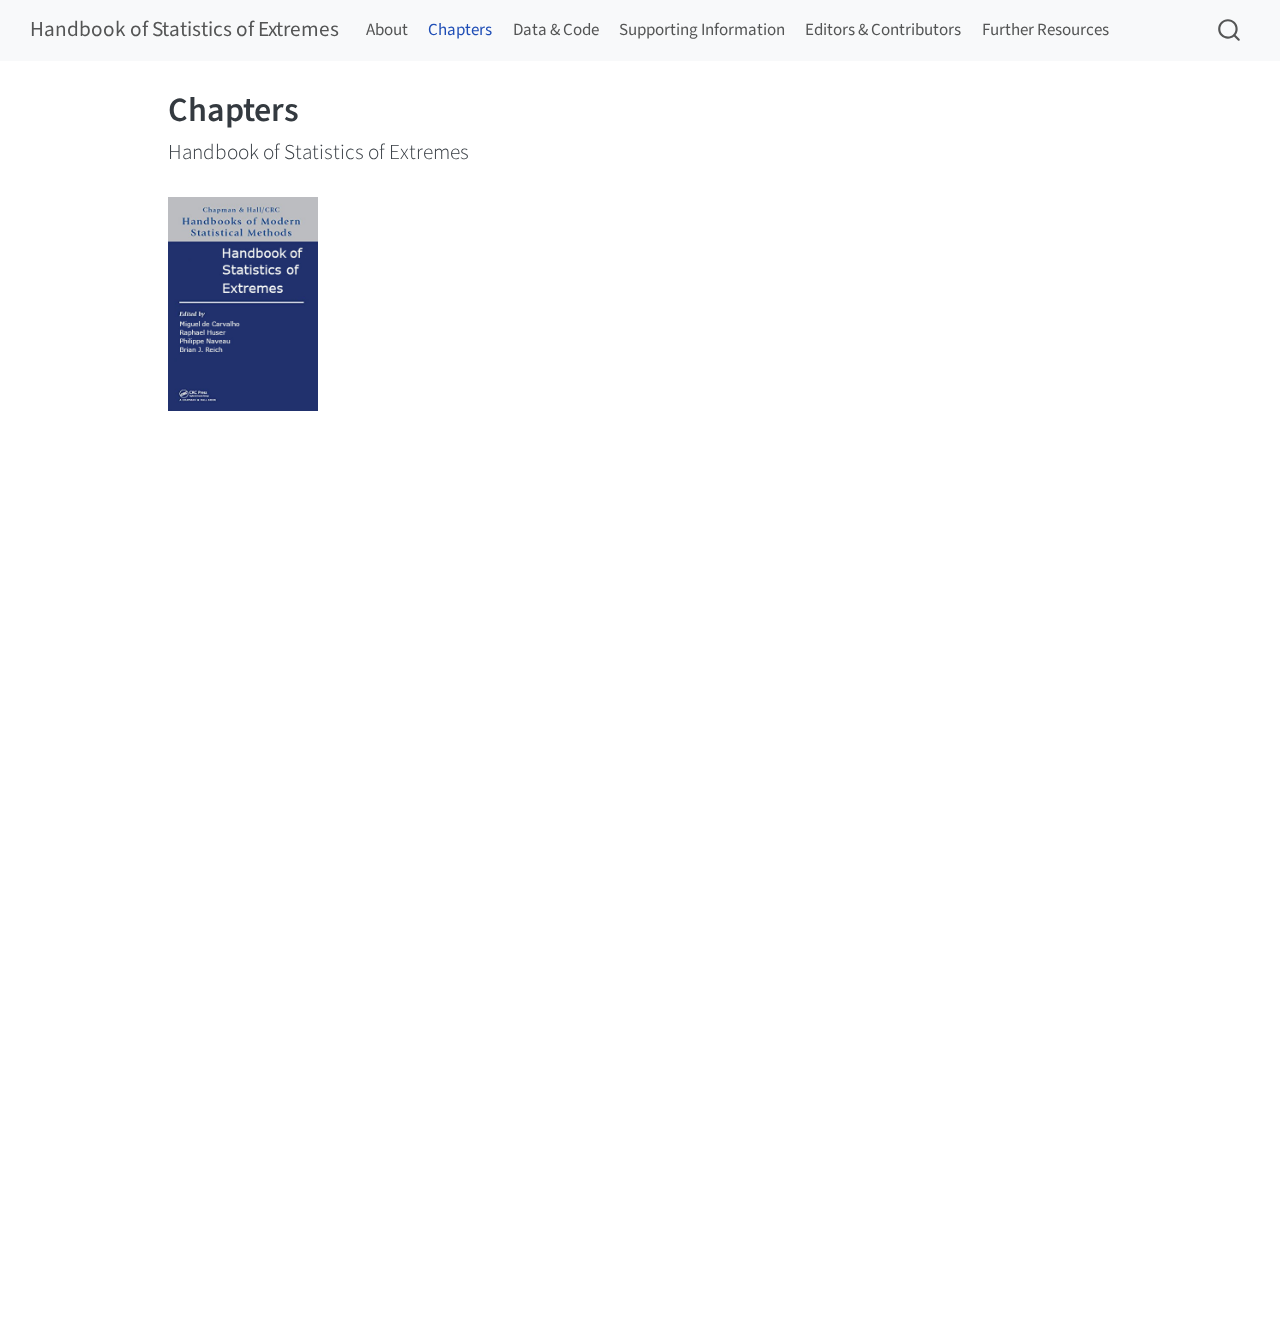
<file: docs/contents.html>
<!DOCTYPE html>
<html xmlns="http://www.w3.org/1999/xhtml" lang="en" xml:lang="en"><head>

<meta charset="utf-8">
<meta name="generator" content="quarto-1.8.26">

<meta name="viewport" content="width=device-width, initial-scale=1.0, user-scalable=yes">


<title>Chapters – Handbook of Statistics of Extremes</title>
<style>
code{white-space: pre-wrap;}
span.smallcaps{font-variant: small-caps;}
div.columns{display: flex; gap: min(4vw, 1.5em);}
div.column{flex: auto; overflow-x: auto;}
div.hanging-indent{margin-left: 1.5em; text-indent: -1.5em;}
ul.task-list{list-style: none;}
ul.task-list li input[type="checkbox"] {
  width: 0.8em;
  margin: 0 0.8em 0.2em -1em; /* quarto-specific, see https://github.com/quarto-dev/quarto-cli/issues/4556 */ 
  vertical-align: middle;
}
</style>


<script src="site_libs/quarto-nav/quarto-nav.js"></script>
<script src="site_libs/quarto-nav/headroom.min.js"></script>
<script src="site_libs/clipboard/clipboard.min.js"></script>
<script src="site_libs/quarto-search/autocomplete.umd.js"></script>
<script src="site_libs/quarto-search/fuse.min.js"></script>
<script src="site_libs/quarto-search/quarto-search.js"></script>
<meta name="quarto:offset" content="./">
<script src="site_libs/quarto-html/quarto.js" type="module"></script>
<script src="site_libs/quarto-html/tabsets/tabsets.js" type="module"></script>
<script src="site_libs/quarto-html/axe/axe-check.js" type="module"></script>
<script src="site_libs/quarto-html/popper.min.js"></script>
<script src="site_libs/quarto-html/tippy.umd.min.js"></script>
<script src="site_libs/quarto-html/anchor.min.js"></script>
<link href="site_libs/quarto-html/tippy.css" rel="stylesheet">
<link href="site_libs/quarto-html/quarto-syntax-highlighting-587c61ba64f3a5504c4d52d930310e48.css" rel="stylesheet" id="quarto-text-highlighting-styles">
<script src="site_libs/bootstrap/bootstrap.min.js"></script>
<link href="site_libs/bootstrap/bootstrap-icons.css" rel="stylesheet">
<link href="site_libs/bootstrap/bootstrap-5b4ad623e5705c0698d39aec6f10cf02.min.css" rel="stylesheet" append-hash="true" id="quarto-bootstrap" data-mode="light">
<script id="quarto-search-options" type="application/json">{
  "location": "navbar",
  "copy-button": false,
  "collapse-after": 3,
  "panel-placement": "end",
  "type": "overlay",
  "limit": 50,
  "keyboard-shortcut": [
    "f",
    "/",
    "s"
  ],
  "show-item-context": false,
  "language": {
    "search-no-results-text": "No results",
    "search-matching-documents-text": "matching documents",
    "search-copy-link-title": "Copy link to search",
    "search-hide-matches-text": "Hide additional matches",
    "search-more-match-text": "more match in this document",
    "search-more-matches-text": "more matches in this document",
    "search-clear-button-title": "Clear",
    "search-text-placeholder": "",
    "search-detached-cancel-button-title": "Cancel",
    "search-submit-button-title": "Submit",
    "search-label": "Search"
  }
}</script>


<link rel="stylesheet" href="styles.css">
</head>

<body class="nav-fixed quarto-light">

<div id="quarto-search-results"></div>
  <header id="quarto-header" class="headroom fixed-top">
    <nav class="navbar navbar-expand-lg " data-bs-theme="dark">
      <div class="navbar-container container-fluid">
      <div class="navbar-brand-container mx-auto">
    <a class="navbar-brand" href="./index.html">
    <span class="navbar-title">Handbook of Statistics of Extremes</span>
    </a>
  </div>
            <div id="quarto-search" class="" title="Search"></div>
          <button class="navbar-toggler" type="button" data-bs-toggle="collapse" data-bs-target="#navbarCollapse" aria-controls="navbarCollapse" role="menu" aria-expanded="false" aria-label="Toggle navigation" onclick="if (window.quartoToggleHeadroom) { window.quartoToggleHeadroom(); }">
  <span class="navbar-toggler-icon"></span>
</button>
          <div class="collapse navbar-collapse" id="navbarCollapse">
            <ul class="navbar-nav navbar-nav-scroll me-auto">
  <li class="nav-item">
    <a class="nav-link" href="./index.html"> 
<span class="menu-text">About</span></a>
  </li>  
  <li class="nav-item">
    <a class="nav-link active" href="./contents.html" aria-current="page"> 
<span class="menu-text">Chapters</span></a>
  </li>  
  <li class="nav-item">
    <a class="nav-link" href="./codedata.html"> 
<span class="menu-text">Data &amp; Code</span></a>
  </li>  
  <li class="nav-item">
    <a class="nav-link" href="./suppinfo.html"> 
<span class="menu-text">Supporting Information</span></a>
  </li>  
  <li class="nav-item">
    <a class="nav-link" href="./edicont.html"> 
<span class="menu-text">Editors &amp; Contributors</span></a>
  </li>  
  <li class="nav-item">
    <a class="nav-link" href="./links.html"> 
<span class="menu-text">Further Resources</span></a>
  </li>  
</ul>
          </div> <!-- /navcollapse -->
            <div class="quarto-navbar-tools">
</div>
      </div> <!-- /container-fluid -->
    </nav>
</header>
<!-- content -->
<div id="quarto-content" class="quarto-container page-columns page-rows-contents page-layout-article page-navbar">
<!-- sidebar -->
<!-- margin-sidebar -->
    <div id="quarto-margin-sidebar" class="sidebar margin-sidebar zindex-bottom">
        
    </div>
<!-- main -->
<main class="content" id="quarto-document-content">

<header id="title-block-header" class="quarto-title-block default">
<div class="quarto-title">
<h1 class="title">Chapters</h1>
<p class="subtitle lead">Handbook of Statistics of Extremes</p>
</div>



<div class="quarto-title-meta">

    
  
    
  </div>
  


</header>


<p><img src="images/cover.jpg" class="img-fluid" width="150"></p>
<iframe src="images/chapters.pdf" width="100%" height="800px" style="border: none;">
</iframe>



</main> <!-- /main -->
<script id="quarto-html-after-body" type="application/javascript">
  window.document.addEventListener("DOMContentLoaded", function (event) {
    const icon = "";
    const anchorJS = new window.AnchorJS();
    anchorJS.options = {
      placement: 'right',
      icon: icon
    };
    anchorJS.add('.anchored');
    const isCodeAnnotation = (el) => {
      for (const clz of el.classList) {
        if (clz.startsWith('code-annotation-')) {                     
          return true;
        }
      }
      return false;
    }
    const onCopySuccess = function(e) {
      // button target
      const button = e.trigger;
      // don't keep focus
      button.blur();
      // flash "checked"
      button.classList.add('code-copy-button-checked');
      var currentTitle = button.getAttribute("title");
      button.setAttribute("title", "Copied!");
      let tooltip;
      if (window.bootstrap) {
        button.setAttribute("data-bs-toggle", "tooltip");
        button.setAttribute("data-bs-placement", "left");
        button.setAttribute("data-bs-title", "Copied!");
        tooltip = new bootstrap.Tooltip(button, 
          { trigger: "manual", 
            customClass: "code-copy-button-tooltip",
            offset: [0, -8]});
        tooltip.show();    
      }
      setTimeout(function() {
        if (tooltip) {
          tooltip.hide();
          button.removeAttribute("data-bs-title");
          button.removeAttribute("data-bs-toggle");
          button.removeAttribute("data-bs-placement");
        }
        button.setAttribute("title", currentTitle);
        button.classList.remove('code-copy-button-checked');
      }, 1000);
      // clear code selection
      e.clearSelection();
    }
    const getTextToCopy = function(trigger) {
      const outerScaffold = trigger.parentElement.cloneNode(true);
      const codeEl = outerScaffold.querySelector('code');
      for (const childEl of codeEl.children) {
        if (isCodeAnnotation(childEl)) {
          childEl.remove();
        }
      }
      return codeEl.innerText;
    }
    const clipboard = new window.ClipboardJS('.code-copy-button:not([data-in-quarto-modal])', {
      text: getTextToCopy
    });
    clipboard.on('success', onCopySuccess);
    if (window.document.getElementById('quarto-embedded-source-code-modal')) {
      const clipboardModal = new window.ClipboardJS('.code-copy-button[data-in-quarto-modal]', {
        text: getTextToCopy,
        container: window.document.getElementById('quarto-embedded-source-code-modal')
      });
      clipboardModal.on('success', onCopySuccess);
    }
      var localhostRegex = new RegExp(/^(?:http|https):\/\/localhost\:?[0-9]*\//);
      var mailtoRegex = new RegExp(/^mailto:/);
        var filterRegex = new RegExp('/' + window.location.host + '/');
      var isInternal = (href) => {
          return filterRegex.test(href) || localhostRegex.test(href) || mailtoRegex.test(href);
      }
      // Inspect non-navigation links and adorn them if external
     var links = window.document.querySelectorAll('a[href]:not(.nav-link):not(.navbar-brand):not(.toc-action):not(.sidebar-link):not(.sidebar-item-toggle):not(.pagination-link):not(.no-external):not([aria-hidden]):not(.dropdown-item):not(.quarto-navigation-tool):not(.about-link)');
      for (var i=0; i<links.length; i++) {
        const link = links[i];
        if (!isInternal(link.href)) {
          // undo the damage that might have been done by quarto-nav.js in the case of
          // links that we want to consider external
          if (link.dataset.originalHref !== undefined) {
            link.href = link.dataset.originalHref;
          }
        }
      }
    function tippyHover(el, contentFn, onTriggerFn, onUntriggerFn) {
      const config = {
        allowHTML: true,
        maxWidth: 500,
        delay: 100,
        arrow: false,
        appendTo: function(el) {
            return el.parentElement;
        },
        interactive: true,
        interactiveBorder: 10,
        theme: 'quarto',
        placement: 'bottom-start',
      };
      if (contentFn) {
        config.content = contentFn;
      }
      if (onTriggerFn) {
        config.onTrigger = onTriggerFn;
      }
      if (onUntriggerFn) {
        config.onUntrigger = onUntriggerFn;
      }
      window.tippy(el, config); 
    }
    const noterefs = window.document.querySelectorAll('a[role="doc-noteref"]');
    for (var i=0; i<noterefs.length; i++) {
      const ref = noterefs[i];
      tippyHover(ref, function() {
        // use id or data attribute instead here
        let href = ref.getAttribute('data-footnote-href') || ref.getAttribute('href');
        try { href = new URL(href).hash; } catch {}
        const id = href.replace(/^#\/?/, "");
        const note = window.document.getElementById(id);
        if (note) {
          return note.innerHTML;
        } else {
          return "";
        }
      });
    }
    const xrefs = window.document.querySelectorAll('a.quarto-xref');
    const processXRef = (id, note) => {
      // Strip column container classes
      const stripColumnClz = (el) => {
        el.classList.remove("page-full", "page-columns");
        if (el.children) {
          for (const child of el.children) {
            stripColumnClz(child);
          }
        }
      }
      stripColumnClz(note)
      if (id === null || id.startsWith('sec-')) {
        // Special case sections, only their first couple elements
        const container = document.createElement("div");
        if (note.children && note.children.length > 2) {
          container.appendChild(note.children[0].cloneNode(true));
          for (let i = 1; i < note.children.length; i++) {
            const child = note.children[i];
            if (child.tagName === "P" && child.innerText === "") {
              continue;
            } else {
              container.appendChild(child.cloneNode(true));
              break;
            }
          }
          if (window.Quarto?.typesetMath) {
            window.Quarto.typesetMath(container);
          }
          return container.innerHTML
        } else {
          if (window.Quarto?.typesetMath) {
            window.Quarto.typesetMath(note);
          }
          return note.innerHTML;
        }
      } else {
        // Remove any anchor links if they are present
        const anchorLink = note.querySelector('a.anchorjs-link');
        if (anchorLink) {
          anchorLink.remove();
        }
        if (window.Quarto?.typesetMath) {
          window.Quarto.typesetMath(note);
        }
        if (note.classList.contains("callout")) {
          return note.outerHTML;
        } else {
          return note.innerHTML;
        }
      }
    }
    for (var i=0; i<xrefs.length; i++) {
      const xref = xrefs[i];
      tippyHover(xref, undefined, function(instance) {
        instance.disable();
        let url = xref.getAttribute('href');
        let hash = undefined; 
        if (url.startsWith('#')) {
          hash = url;
        } else {
          try { hash = new URL(url).hash; } catch {}
        }
        if (hash) {
          const id = hash.replace(/^#\/?/, "");
          const note = window.document.getElementById(id);
          if (note !== null) {
            try {
              const html = processXRef(id, note.cloneNode(true));
              instance.setContent(html);
            } finally {
              instance.enable();
              instance.show();
            }
          } else {
            // See if we can fetch this
            fetch(url.split('#')[0])
            .then(res => res.text())
            .then(html => {
              const parser = new DOMParser();
              const htmlDoc = parser.parseFromString(html, "text/html");
              const note = htmlDoc.getElementById(id);
              if (note !== null) {
                const html = processXRef(id, note);
                instance.setContent(html);
              } 
            }).finally(() => {
              instance.enable();
              instance.show();
            });
          }
        } else {
          // See if we can fetch a full url (with no hash to target)
          // This is a special case and we should probably do some content thinning / targeting
          fetch(url)
          .then(res => res.text())
          .then(html => {
            const parser = new DOMParser();
            const htmlDoc = parser.parseFromString(html, "text/html");
            const note = htmlDoc.querySelector('main.content');
            if (note !== null) {
              // This should only happen for chapter cross references
              // (since there is no id in the URL)
              // remove the first header
              if (note.children.length > 0 && note.children[0].tagName === "HEADER") {
                note.children[0].remove();
              }
              const html = processXRef(null, note);
              instance.setContent(html);
            } 
          }).finally(() => {
            instance.enable();
            instance.show();
          });
        }
      }, function(instance) {
      });
    }
        let selectedAnnoteEl;
        const selectorForAnnotation = ( cell, annotation) => {
          let cellAttr = 'data-code-cell="' + cell + '"';
          let lineAttr = 'data-code-annotation="' +  annotation + '"';
          const selector = 'span[' + cellAttr + '][' + lineAttr + ']';
          return selector;
        }
        const selectCodeLines = (annoteEl) => {
          const doc = window.document;
          const targetCell = annoteEl.getAttribute("data-target-cell");
          const targetAnnotation = annoteEl.getAttribute("data-target-annotation");
          const annoteSpan = window.document.querySelector(selectorForAnnotation(targetCell, targetAnnotation));
          const lines = annoteSpan.getAttribute("data-code-lines").split(",");
          const lineIds = lines.map((line) => {
            return targetCell + "-" + line;
          })
          let top = null;
          let height = null;
          let parent = null;
          if (lineIds.length > 0) {
              //compute the position of the single el (top and bottom and make a div)
              const el = window.document.getElementById(lineIds[0]);
              top = el.offsetTop;
              height = el.offsetHeight;
              parent = el.parentElement.parentElement;
            if (lineIds.length > 1) {
              const lastEl = window.document.getElementById(lineIds[lineIds.length - 1]);
              const bottom = lastEl.offsetTop + lastEl.offsetHeight;
              height = bottom - top;
            }
            if (top !== null && height !== null && parent !== null) {
              // cook up a div (if necessary) and position it 
              let div = window.document.getElementById("code-annotation-line-highlight");
              if (div === null) {
                div = window.document.createElement("div");
                div.setAttribute("id", "code-annotation-line-highlight");
                div.style.position = 'absolute';
                parent.appendChild(div);
              }
              div.style.top = top - 2 + "px";
              div.style.height = height + 4 + "px";
              div.style.left = 0;
              let gutterDiv = window.document.getElementById("code-annotation-line-highlight-gutter");
              if (gutterDiv === null) {
                gutterDiv = window.document.createElement("div");
                gutterDiv.setAttribute("id", "code-annotation-line-highlight-gutter");
                gutterDiv.style.position = 'absolute';
                const codeCell = window.document.getElementById(targetCell);
                const gutter = codeCell.querySelector('.code-annotation-gutter');
                gutter.appendChild(gutterDiv);
              }
              gutterDiv.style.top = top - 2 + "px";
              gutterDiv.style.height = height + 4 + "px";
            }
            selectedAnnoteEl = annoteEl;
          }
        };
        const unselectCodeLines = () => {
          const elementsIds = ["code-annotation-line-highlight", "code-annotation-line-highlight-gutter"];
          elementsIds.forEach((elId) => {
            const div = window.document.getElementById(elId);
            if (div) {
              div.remove();
            }
          });
          selectedAnnoteEl = undefined;
        };
          // Handle positioning of the toggle
      window.addEventListener(
        "resize",
        throttle(() => {
          elRect = undefined;
          if (selectedAnnoteEl) {
            selectCodeLines(selectedAnnoteEl);
          }
        }, 10)
      );
      function throttle(fn, ms) {
      let throttle = false;
      let timer;
        return (...args) => {
          if(!throttle) { // first call gets through
              fn.apply(this, args);
              throttle = true;
          } else { // all the others get throttled
              if(timer) clearTimeout(timer); // cancel #2
              timer = setTimeout(() => {
                fn.apply(this, args);
                timer = throttle = false;
              }, ms);
          }
        };
      }
        // Attach click handler to the DT
        const annoteDls = window.document.querySelectorAll('dt[data-target-cell]');
        for (const annoteDlNode of annoteDls) {
          annoteDlNode.addEventListener('click', (event) => {
            const clickedEl = event.target;
            if (clickedEl !== selectedAnnoteEl) {
              unselectCodeLines();
              const activeEl = window.document.querySelector('dt[data-target-cell].code-annotation-active');
              if (activeEl) {
                activeEl.classList.remove('code-annotation-active');
              }
              selectCodeLines(clickedEl);
              clickedEl.classList.add('code-annotation-active');
            } else {
              // Unselect the line
              unselectCodeLines();
              clickedEl.classList.remove('code-annotation-active');
            }
          });
        }
    const findCites = (el) => {
      const parentEl = el.parentElement;
      if (parentEl) {
        const cites = parentEl.dataset.cites;
        if (cites) {
          return {
            el,
            cites: cites.split(' ')
          };
        } else {
          return findCites(el.parentElement)
        }
      } else {
        return undefined;
      }
    };
    var bibliorefs = window.document.querySelectorAll('a[role="doc-biblioref"]');
    for (var i=0; i<bibliorefs.length; i++) {
      const ref = bibliorefs[i];
      const citeInfo = findCites(ref);
      if (citeInfo) {
        tippyHover(citeInfo.el, function() {
          var popup = window.document.createElement('div');
          citeInfo.cites.forEach(function(cite) {
            var citeDiv = window.document.createElement('div');
            citeDiv.classList.add('hanging-indent');
            citeDiv.classList.add('csl-entry');
            var biblioDiv = window.document.getElementById('ref-' + cite);
            if (biblioDiv) {
              citeDiv.innerHTML = biblioDiv.innerHTML;
            }
            popup.appendChild(citeDiv);
          });
          return popup.innerHTML;
        });
      }
    }
  });
  </script>
</div> <!-- /content -->




</body></html>
</file>
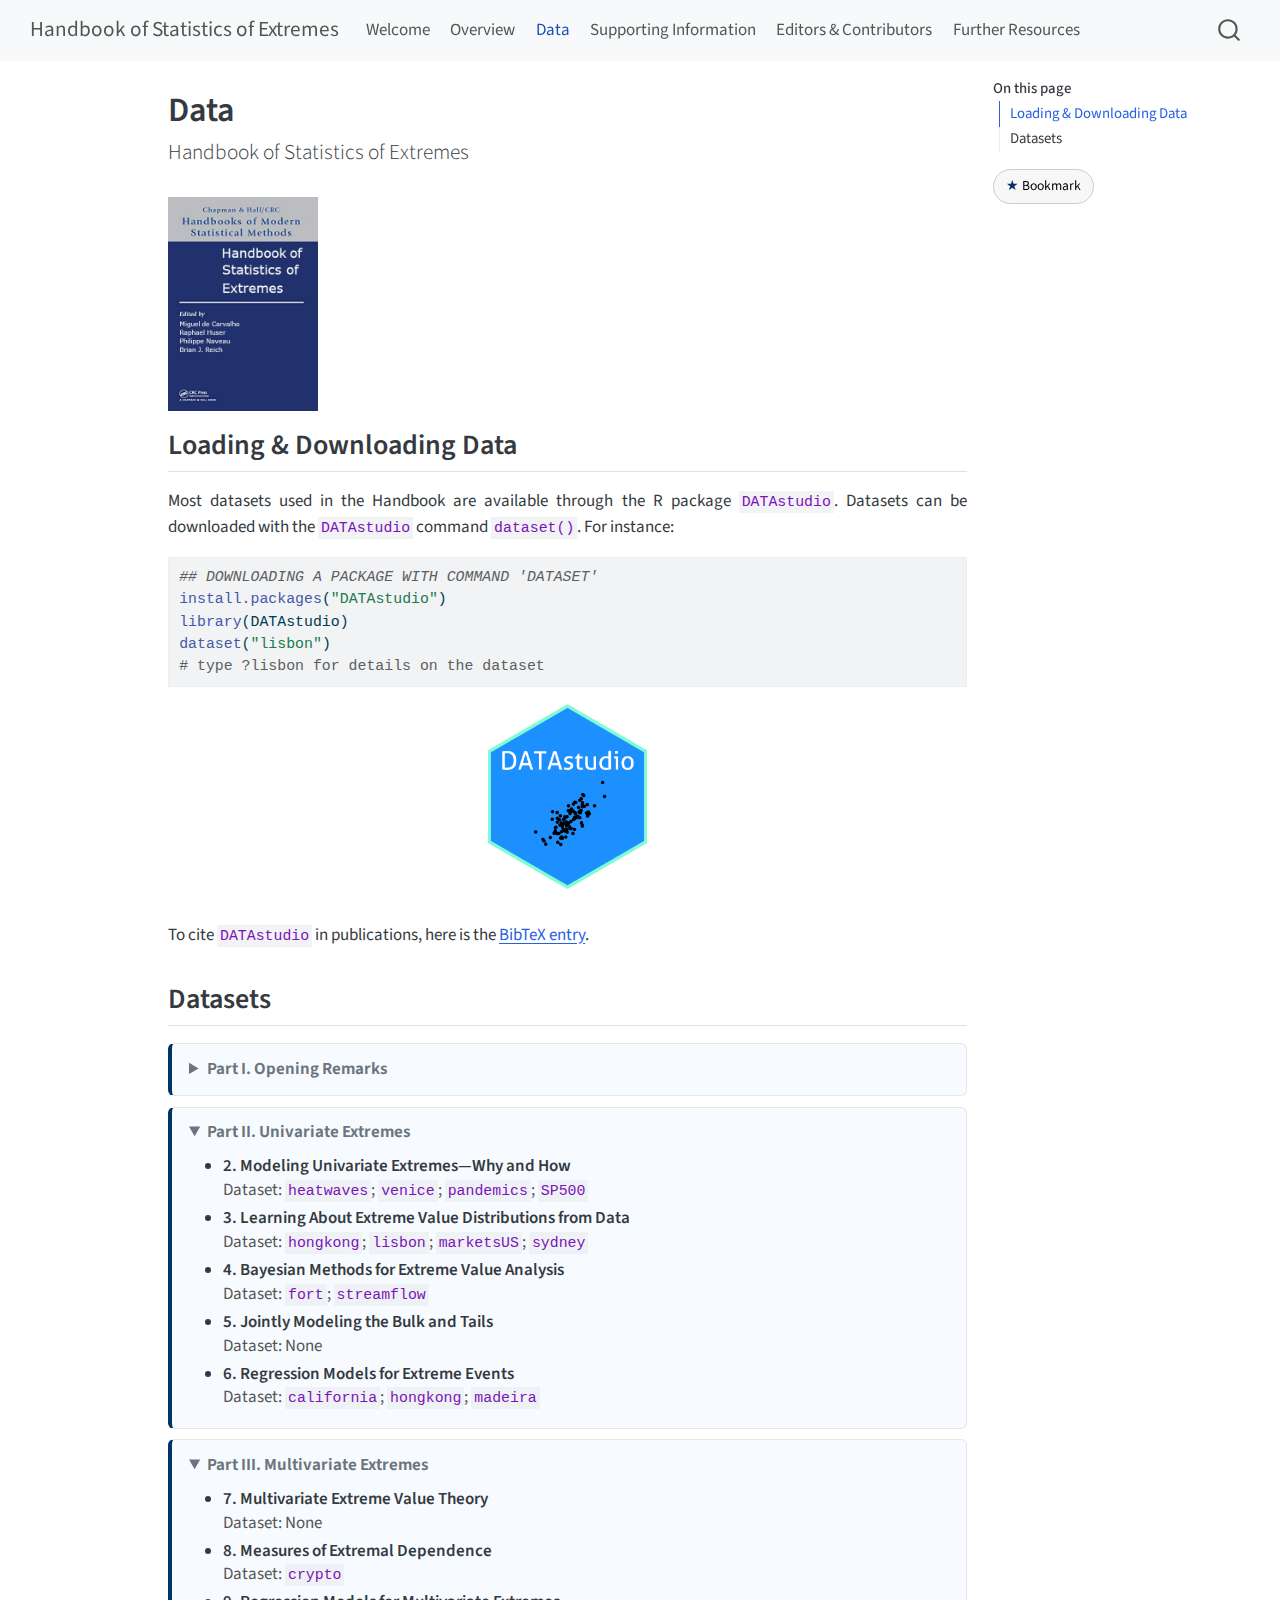
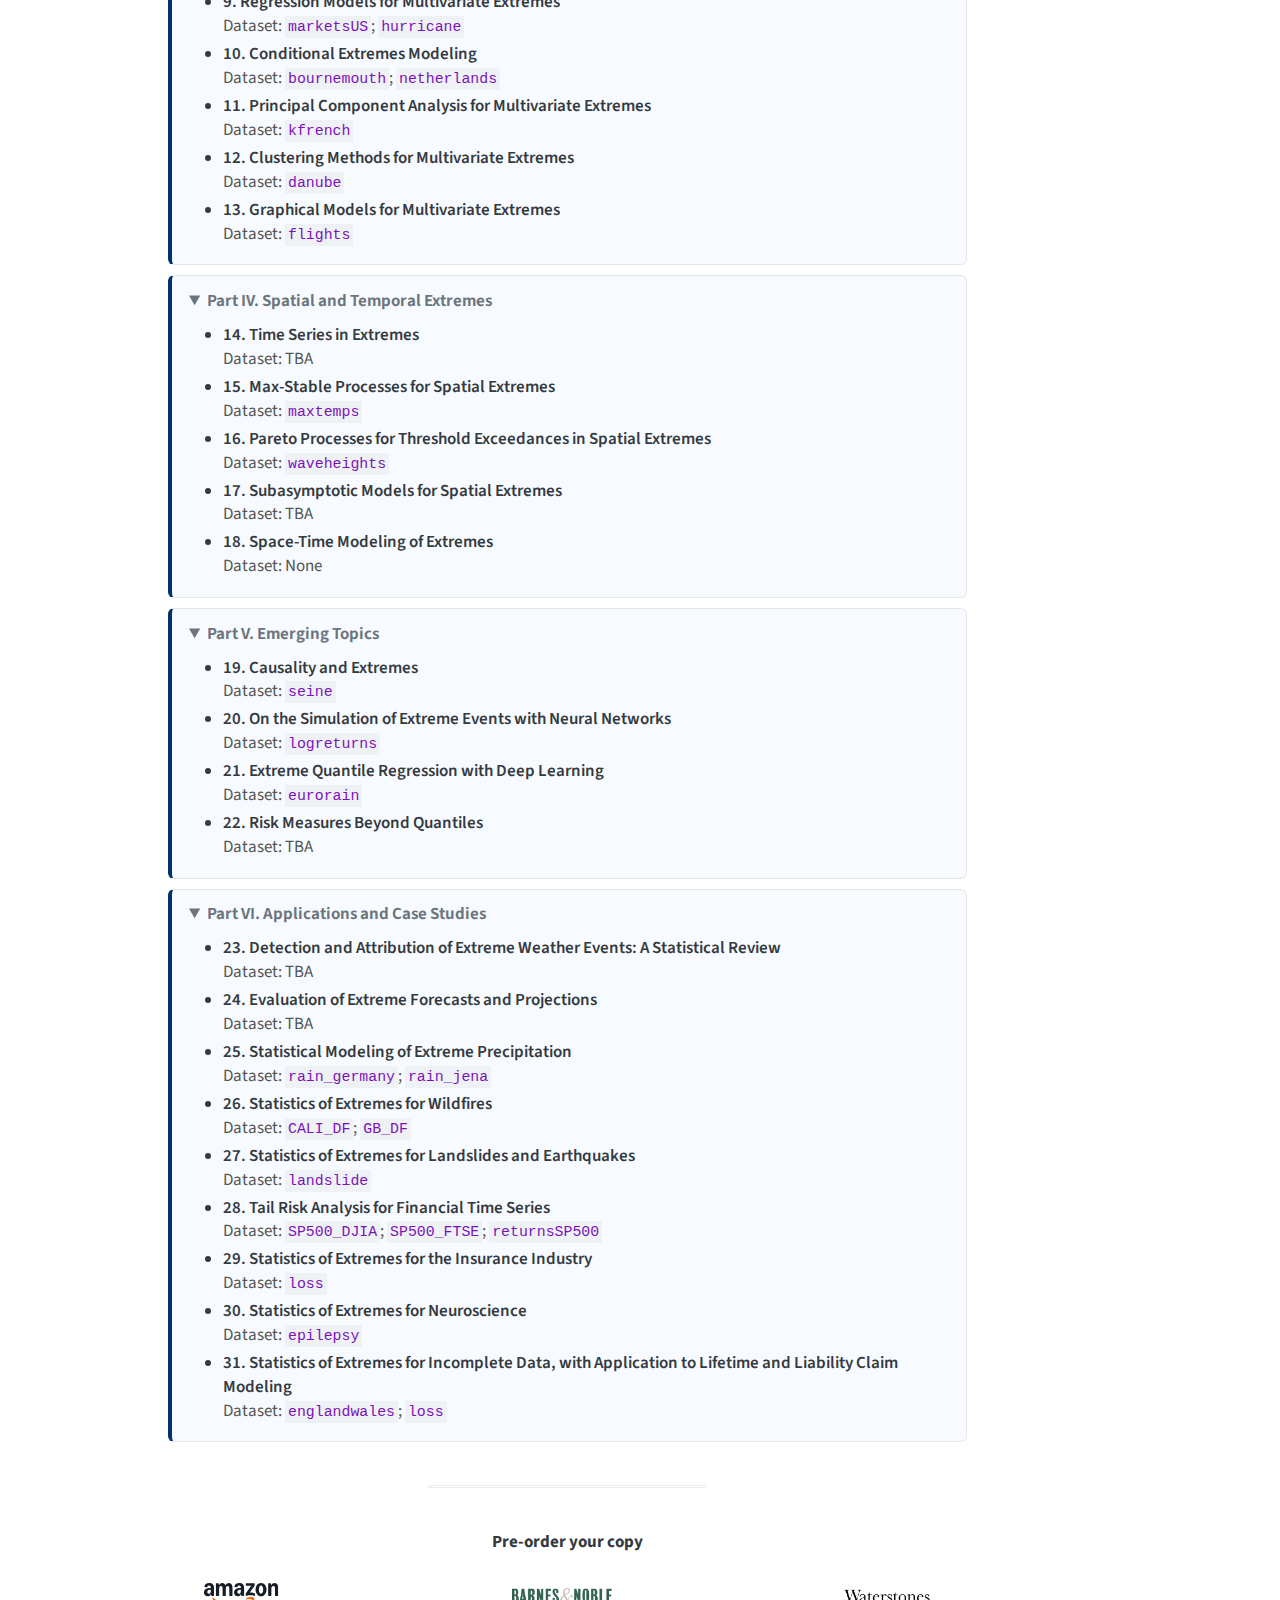
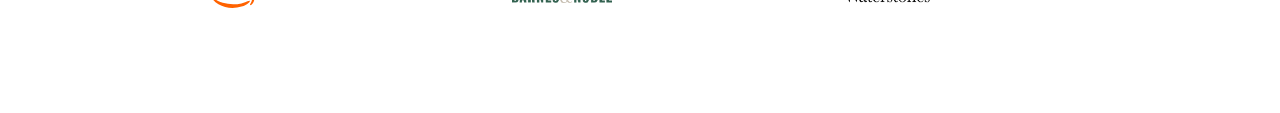
<file: docs/data.html>
<!DOCTYPE html>
<html xmlns="http://www.w3.org/1999/xhtml" lang="en" xml:lang="en"><head>

<meta charset="utf-8">
<meta name="generator" content="quarto-1.8.26">

<meta name="viewport" content="width=device-width, initial-scale=1.0, user-scalable=yes">


<title>Data – Handbook of Statistics of Extremes</title>
<style>
code{white-space: pre-wrap;}
span.smallcaps{font-variant: small-caps;}
div.columns{display: flex; gap: min(4vw, 1.5em);}
div.column{flex: auto; overflow-x: auto;}
div.hanging-indent{margin-left: 1.5em; text-indent: -1.5em;}
ul.task-list{list-style: none;}
ul.task-list li input[type="checkbox"] {
  width: 0.8em;
  margin: 0 0.8em 0.2em -1em; /* quarto-specific, see https://github.com/quarto-dev/quarto-cli/issues/4556 */ 
  vertical-align: middle;
}
/* CSS for syntax highlighting */
html { -webkit-text-size-adjust: 100%; }
pre > code.sourceCode { white-space: pre; position: relative; }
pre > code.sourceCode > span { display: inline-block; line-height: 1.25; }
pre > code.sourceCode > span:empty { height: 1.2em; }
.sourceCode { overflow: visible; }
code.sourceCode > span { color: inherit; text-decoration: inherit; }
div.sourceCode { margin: 1em 0; }
pre.sourceCode { margin: 0; }
@media screen {
div.sourceCode { overflow: auto; }
}
@media print {
pre > code.sourceCode { white-space: pre-wrap; }
pre > code.sourceCode > span { text-indent: -5em; padding-left: 5em; }
}
pre.numberSource code
  { counter-reset: source-line 0; }
pre.numberSource code > span
  { position: relative; left: -4em; counter-increment: source-line; }
pre.numberSource code > span > a:first-child::before
  { content: counter(source-line);
    position: relative; left: -1em; text-align: right; vertical-align: baseline;
    border: none; display: inline-block;
    -webkit-touch-callout: none; -webkit-user-select: none;
    -khtml-user-select: none; -moz-user-select: none;
    -ms-user-select: none; user-select: none;
    padding: 0 4px; width: 4em;
  }
pre.numberSource { margin-left: 3em;  padding-left: 4px; }
div.sourceCode
  {   }
@media screen {
pre > code.sourceCode > span > a:first-child::before { text-decoration: underline; }
}
</style>


<script src="site_libs/quarto-nav/quarto-nav.js"></script>
<script src="site_libs/quarto-nav/headroom.min.js"></script>
<script src="site_libs/clipboard/clipboard.min.js"></script>
<script src="site_libs/quarto-search/autocomplete.umd.js"></script>
<script src="site_libs/quarto-search/fuse.min.js"></script>
<script src="site_libs/quarto-search/quarto-search.js"></script>
<meta name="quarto:offset" content="./">
<script src="site_libs/quarto-html/quarto.js" type="module"></script>
<script src="site_libs/quarto-html/tabsets/tabsets.js" type="module"></script>
<script src="site_libs/quarto-html/axe/axe-check.js" type="module"></script>
<script src="site_libs/quarto-html/popper.min.js"></script>
<script src="site_libs/quarto-html/tippy.umd.min.js"></script>
<script src="site_libs/quarto-html/anchor.min.js"></script>
<link href="site_libs/quarto-html/tippy.css" rel="stylesheet">
<link href="site_libs/quarto-html/quarto-syntax-highlighting-587c61ba64f3a5504c4d52d930310e48.css" rel="stylesheet" id="quarto-text-highlighting-styles">
<script src="site_libs/bootstrap/bootstrap.min.js"></script>
<link href="site_libs/bootstrap/bootstrap-icons.css" rel="stylesheet">
<link href="site_libs/bootstrap/bootstrap-5b4ad623e5705c0698d39aec6f10cf02.min.css" rel="stylesheet" append-hash="true" id="quarto-bootstrap" data-mode="light">
<script id="quarto-search-options" type="application/json">{
  "location": "navbar",
  "copy-button": false,
  "collapse-after": 3,
  "panel-placement": "end",
  "type": "overlay",
  "limit": 50,
  "keyboard-shortcut": [
    "f",
    "/",
    "s"
  ],
  "show-item-context": false,
  "language": {
    "search-no-results-text": "No results",
    "search-matching-documents-text": "matching documents",
    "search-copy-link-title": "Copy link to search",
    "search-hide-matches-text": "Hide additional matches",
    "search-more-match-text": "more match in this document",
    "search-more-matches-text": "more matches in this document",
    "search-clear-button-title": "Clear",
    "search-text-placeholder": "",
    "search-detached-cancel-button-title": "Cancel",
    "search-submit-button-title": "Submit",
    "search-label": "Search"
  }
}</script>


<link rel="stylesheet" href="styles.css">
</head>

<body class="nav-fixed quarto-light">

<div id="quarto-search-results"></div>
  <header id="quarto-header" class="headroom fixed-top">
    <nav class="navbar navbar-expand-lg " data-bs-theme="dark">
      <div class="navbar-container container-fluid">
      <div class="navbar-brand-container mx-auto">
    <a class="navbar-brand" href="./index.html">
    <span class="navbar-title">Handbook of Statistics of Extremes</span>
    </a>
  </div>
            <div id="quarto-search" class="" title="Search"></div>
          <button class="navbar-toggler" type="button" data-bs-toggle="collapse" data-bs-target="#navbarCollapse" aria-controls="navbarCollapse" role="menu" aria-expanded="false" aria-label="Toggle navigation" onclick="if (window.quartoToggleHeadroom) { window.quartoToggleHeadroom(); }">
  <span class="navbar-toggler-icon"></span>
</button>
          <div class="collapse navbar-collapse" id="navbarCollapse">
            <ul class="navbar-nav navbar-nav-scroll me-auto">
  <li class="nav-item">
    <a class="nav-link" href="./index.html"> 
<span class="menu-text">Welcome</span></a>
  </li>  
  <li class="nav-item">
    <a class="nav-link" href="./contents.html"> 
<span class="menu-text">Overview</span></a>
  </li>  
  <li class="nav-item">
    <a class="nav-link active" href="./data.html" aria-current="page"> 
<span class="menu-text">Data</span></a>
  </li>  
  <li class="nav-item">
    <a class="nav-link" href="./suppinfo.html"> 
<span class="menu-text">Supporting Information</span></a>
  </li>  
  <li class="nav-item">
    <a class="nav-link" href="./edicont.html"> 
<span class="menu-text">Editors &amp; Contributors</span></a>
  </li>  
  <li class="nav-item">
    <a class="nav-link" href="./links.html"> 
<span class="menu-text">Further Resources</span></a>
  </li>  
</ul>
          </div> <!-- /navcollapse -->
            <div class="quarto-navbar-tools">
</div>
      </div> <!-- /container-fluid -->
    </nav>
</header>
<!-- content -->
<div id="quarto-content" class="quarto-container page-columns page-rows-contents page-layout-article page-navbar">
<!-- sidebar -->
<!-- margin-sidebar -->
    <div id="quarto-margin-sidebar" class="sidebar margin-sidebar">
        <nav id="TOC" role="doc-toc" class="toc-active">
    <h2 id="toc-title">On this page</h2>
   
  <ul>
  <li><a href="#loading-downloading-data" id="toc-loading-downloading-data" class="nav-link active" data-scroll-target="#loading-downloading-data">Loading &amp; Downloading Data</a></li>
  <li><a href="#datasets" id="toc-datasets" class="nav-link" data-scroll-target="#datasets">Datasets</a></li>
  </ul>
</nav>
    </div>
<!-- main -->
<main class="content" id="quarto-document-content">

<header id="title-block-header" class="quarto-title-block default">
<div class="quarto-title">
<h1 class="title">Data</h1>
<p class="subtitle lead">Handbook of Statistics of Extremes</p>
</div>



<div class="quarto-title-meta">

    
  
    
  </div>
  


</header>


<div class="cell">
<style type="text/css">
/* Light callout block */
.toc-block {
border-left: 4px solid #1f77b4;
padding: 0.8rem 1rem;
background: #f7fbff;
border-radius: 6px;
margin: 1rem 0 1.5rem 0;
}

/* Collapsible parts styling */
.parts details {
margin: 0.6rem 0;
padding: 0.6rem 0.8rem;
border: 1px solid #e6e6e6;
border-radius: 6px;
background:#f7fbff;border-left:4px solid #003366;padding:.8rem 1rem;border-radius:6px;line-height:1.4
}

.parts summary {
cursor: pointer;
font-weight: 650;
}

.chapters {
margin-top: 0.6rem;
margin-bottom: 0;
}

.chapters li {
margin: 0.25rem 0;
}

.chapter-title {
font-weight: 600;
}

.chapter-authors {
color: #555;
}

/* Optional: make the PDF viewer responsive if you enable it below */
.pdf-viewer {
width: 100%;
height: 80vh;
border: none;
}

.justify {
  text-align: justify !important
}

.book-rule {
  border: none;
  border-top: 3px double #bbb;
  width: 35%;
  margin: 2.5em auto;
}

.favorite-btn{
  background:#f7f7f7;
  border:1px solid #ccc;
  padding:0.45em 0.9em;
  font-size:0.95em;
  border-radius:999px;
  cursor:pointer;
  user-select:none;
}
.favorite-btn:hover{ background:#eee; }
.favorite-btn.is-fav{
  background: #f2f6fa;
  border-left: 5px solid #003366;
  <!-- background:#fff3cd; -->
  <!-- border-color:#e6c200; -->
}

#bookmark-button{
  font-size: 0.8em;
}
.bookmark-star{
  color: #003366;
}

</style>
</div>
<p><img src="images/cover.jpg" class="img-fluid" width="150"></p>
<button id="bookmark-button" class="favorite-btn" type="button" style="display:none;">
  <span class="bookmark-star">★</span> Bookmark
</button>

<script>
(function () {
  // 1) Move button into "On this page" sidebar after Quarto builds it
  function moveButton() {
    const toc = document.querySelector("#quarto-margin-sidebar .toc-active")
            || document.querySelector("#quarto-margin-sidebar #TOC")
            || document.querySelector("#TOC");

    const btn = document.getElementById("bookmark-button");
    if (!toc || !btn) return;

    btn.style.display = "inline-block";

    const wrap = document.createElement("div");
    wrap.style.textAlign = "left";
    wrap.style.paddingRight = "0em";   // ← moves it left

    wrap.appendChild(btn);
    toc.appendChild(wrap);
  }

  // Try now, and also after load in case the TOC is inserted late
  document.addEventListener("DOMContentLoaded", moveButton);
  window.addEventListener("load", moveButton);

  // 2) Event delegation: click works even if button is moved/replaced
  document.addEventListener("click", function (e) {
    const btn = e.target.closest("#bookmark-button");
    if (!btn) return;

    if (window.sidebar && window.sidebar.addPanel) { // Firefox (legacy)
      window.sidebar.addPanel(document.title, window.location.href, "");
    } else if (window.external && ("AddFavorite" in window.external)) { // IE
      window.external.AddFavorite(location.href, document.title);
    } else if (window.opera && window.print) { // Opera
      btn.title = document.title;
      return true;
    } else { // modern browsers
      alert(
        "Press " +
        (navigator.userAgent.toLowerCase().indexOf("mac") !== -1 ? "Command (⌘)" : "Ctrl") +
        " + D to bookmark this page."
      );
    }
  });
})();
</script>
<section id="loading-downloading-data" class="level2">
<h2 class="anchored" data-anchor-id="loading-downloading-data">Loading &amp; Downloading Data</h2>
<div class="handbook-banner">
<div class="justify">
<p>Most datasets used in the Handbook are available through the R package <code>DATAstudio</code>. Datasets can be downloaded with the <code>DATAstudio</code> command <code>dataset()</code>. For instance:</p>
</div>
<div class="code-copy-outer-scaffold"><div class="sourceCode" id="cb1"><pre class="sourceCode r code-with-copy"><code class="sourceCode r"><span id="cb1-1"><a href="#cb1-1" aria-hidden="true" tabindex="-1"></a><span class="do">## DOWNLOADING A PACKAGE WITH COMMAND 'DATASET'</span></span>
<span id="cb1-2"><a href="#cb1-2" aria-hidden="true" tabindex="-1"></a><span class="fu">install.packages</span>(<span class="st">"DATAstudio"</span>)</span>
<span id="cb1-3"><a href="#cb1-3" aria-hidden="true" tabindex="-1"></a><span class="fu">library</span>(DATAstudio)</span>
<span id="cb1-4"><a href="#cb1-4" aria-hidden="true" tabindex="-1"></a><span class="fu">dataset</span>(<span class="st">"lisbon"</span>)</span>
<span id="cb1-5"><a href="#cb1-5" aria-hidden="true" tabindex="-1"></a><span class="co"># type ?lisbon for details on the dataset</span></span></code></pre></div><button title="Copy to Clipboard" class="code-copy-button"><i class="bi"></i></button></div>
<div style="text-align: center;">
<div class="quarto-figure quarto-figure-center">
<figure class="figure">
<p><img src="images/datastudio.png" class="img-fluid quarto-figure quarto-figure-center figure-img" style="width:20.0%"></p>
</figure>
</div>
</div>
<p>To cite <code>DATAstudio</code> in publications, here is the <a href="bib/DATAstudio.bib" download="">BibTeX entry</a>.</p>
</div>
</section>
<section id="datasets" class="level2">
<h2 class="anchored" data-anchor-id="datasets">Datasets</h2>
<div class="parts">
<div class="parts">
<details close="">
<summary>
Part I. Opening Remarks
</summary>
<ul class="chapters">
<li>
<span class="chapter-title">1. Handbook Outline</span><br> <span class="chapter-authors"></span>
</li>
</ul>
</details>
<details open="">
<summary>
Part II. Univariate Extremes
</summary>
<ul class="chapters">
<li>
<span class="chapter-title">2. Modeling Univariate Extremes—Why and How</span><br><span class="chapter-authors">Dataset: <code>heatwaves</code>; <code>venice</code>; <code>pandemics</code>; <code>SP500</code> </span>
</li>
<li>
<span class="chapter-title">3. Learning About Extreme Value Distributions from Data</span><br><span class="chapter-authors">Dataset: <code>hongkong</code>; <code>lisbon</code>; <code>marketsUS</code>; <code>sydney</code></span>
</li>
<li>
<span class="chapter-title">4. Bayesian Methods for Extreme Value Analysis</span><br><span class="chapter-authors">Dataset: <code>fort</code>; <code>streamflow</code></span>
</li>
<li>
<span class="chapter-title">5. Jointly Modeling the Bulk and Tails</span><br><span class="chapter-authors">Dataset: None</span>
</li>
<li>
<span class="chapter-title">6. Regression Models for Extreme Events</span><br><span class="chapter-authors">Dataset: <code>california</code>; <code>hongkong</code>; <code>madeira</code></span>
</li>
</ul>
</details>
<details open="">
<summary>
Part III. Multivariate Extremes
</summary>
<ul class="chapters">
<li>
<span class="chapter-title">7. Multivariate Extreme Value Theory</span><br><span class="chapter-authors">Dataset: None</span>
</li>
<li>
<span class="chapter-title">8. Measures of Extremal Dependence</span><br><span class="chapter-authors">Dataset: <code>crypto</code></span>
</li>
<li>
<span class="chapter-title">9. Regression Models for Multivariate Extremes</span><br><span class="chapter-authors">Dataset: <code>marketsUS</code>; <code>hurricane</code></span>
</li>
<li>
<span class="chapter-title">10. Conditional Extremes Modeling</span><br><span class="chapter-authors">Dataset: <code>bournemouth</code>; <code>netherlands</code></span>
</li>
<li>
<span class="chapter-title">11. Principal Component Analysis for Multivariate Extremes</span><br><span class="chapter-authors">Dataset: <code>kfrench</code></span>
</li>
<li>
<span class="chapter-title">12. Clustering Methods for Multivariate Extremes</span><br><span class="chapter-authors">Dataset: <code>danube</code></span>
</li>
<li>
<span class="chapter-title">13. Graphical Models for Multivariate Extremes</span><br><span class="chapter-authors">Dataset: <code>flights</code></span>
</li>
</ul>
</details>
<details open="">
<summary>
Part IV. Spatial and Temporal Extremes
</summary>
<ul class="chapters">
<li>
<span class="chapter-title">14. Time Series in Extremes</span><br><span class="chapter-authors">Dataset: TBA</span>
</li>
<li>
<span class="chapter-title">15. Max-Stable Processes for Spatial Extremes</span><br><span class="chapter-authors">Dataset: <code>maxtemps</code></span>
</li>
<li>
<span class="chapter-title">16. Pareto Processes for Threshold Exceedances in Spatial Extremes</span><br><span class="chapter-authors">Dataset: <code>waveheights</code></span>
</li>
<li>
<span class="chapter-title">17. Subasymptotic Models for Spatial Extremes</span><br><span class="chapter-authors">Dataset: TBA</span>
</li>
<li>
<span class="chapter-title">18. Space-Time Modeling of Extremes</span><br><span class="chapter-authors">Dataset: None</span>
</li>
</ul>
</details>
<details open="">
<summary>
Part V. Emerging Topics
</summary>
<ul class="chapters">
<li>
<span class="chapter-title">19. Causality and Extremes</span><br><span class="chapter-authors">Dataset: <code>seine</code></span>
</li>
<li>
<span class="chapter-title">20. On the Simulation of Extreme Events with Neural Networks</span><br><span class="chapter-authors">Dataset: <code>logreturns</code></span>
</li>
<li>
<span class="chapter-title">21. Extreme Quantile Regression with Deep Learning</span><br><span class="chapter-authors">Dataset: <code>eurorain</code></span>
</li>
<li>
<span class="chapter-title">22. Risk Measures Beyond Quantiles</span><br><span class="chapter-authors">Dataset: TBA</span>
</li>
</ul>
</details>
<details open="">
<summary>
Part VI. Applications and Case Studies
</summary>
<ul class="chapters">
<li>
<span class="chapter-title">23. Detection and Attribution of Extreme Weather Events: A Statistical Review</span><br><span class="chapter-authors">Dataset: TBA</span>
</li>
<li>
<span class="chapter-title">24. Evaluation of Extreme Forecasts and Projections</span><br><span class="chapter-authors">Dataset: TBA</span>
</li>
<li>
<span class="chapter-title">25. Statistical Modeling of Extreme Precipitation</span><br><span class="chapter-authors">Dataset: <code>rain_germany</code>; <code>rain_jena</code></span>
</li>
<li>
<span class="chapter-title">26. Statistics of Extremes for Wildfires</span><br><span class="chapter-authors">Dataset: <code>CALI_DF</code>; <code>GB_DF</code></span>
</li>
<li>
<span class="chapter-title">27. Statistics of Extremes for Landslides and Earthquakes</span><br><span class="chapter-authors">Dataset: <code>landslide</code></span>
</li>
<li>
<span class="chapter-title">28. Tail Risk Analysis for Financial Time Series</span><br><span class="chapter-authors">Dataset: <code>SP500_DJIA</code>; <code>SP500_FTSE</code>; <code>returnsSP500</code></span>
</li>
<li>
<span class="chapter-title">29. Statistics of Extremes for the Insurance Industry</span><br><span class="chapter-authors">Dataset: <code>loss</code></span>
</li>
<li>
<span class="chapter-title">30. Statistics of Extremes for Neuroscience</span><br><span class="chapter-authors">Dataset: <code>epilepsy</code></span>
</li>
<li>
<span class="chapter-title">31. Statistics of Extremes for Incomplete Data, with Application to Lifetime and Liability Claim Modeling</span><br><span class="chapter-authors">Dataset: <code>englandwales</code>; <code>loss</code></span>
</li>
</ul>
</details>
</div>
<hr class="book-rule">
<div style="text-align: center;">
<p>
</p><p><strong>Pre-order your copy</strong> <br></p>
<a href="https://www.amazon.com/Handbook-Statistics-Extremes-Handbooks-Statistical/dp/1032519800" style="margin-left: 5px;margin-right: 225px"><img src="images/amazon.svg" width="75px" alt="Pre-order on Amazon"></a>

<a href="https://www.barnesandnoble.com/w/handbook-of-statistics-of-extremes-miguel-de-carvalho/1148829252" style="margin-left: 5px;margin-right: 225px"><img src="images/barnes.png" width="100px" alt="Pre-order on Barnes &amp; Noble"></a>

<a href="https://www.waterstones.com/book/handbook-of-statistics-of-extremes/miguel-de-carvalho/rapha-l-huser/9781032519807"><img src="images/waterstones.png" width="100px" alt="Pre-order on Waterstones" style="margin-left: -3px"></a>
<p></p>
</div>


</div>
</section>

</main> <!-- /main -->
<script id="quarto-html-after-body" type="application/javascript">
  window.document.addEventListener("DOMContentLoaded", function (event) {
    const icon = "";
    const anchorJS = new window.AnchorJS();
    anchorJS.options = {
      placement: 'right',
      icon: icon
    };
    anchorJS.add('.anchored');
    const isCodeAnnotation = (el) => {
      for (const clz of el.classList) {
        if (clz.startsWith('code-annotation-')) {                     
          return true;
        }
      }
      return false;
    }
    const onCopySuccess = function(e) {
      // button target
      const button = e.trigger;
      // don't keep focus
      button.blur();
      // flash "checked"
      button.classList.add('code-copy-button-checked');
      var currentTitle = button.getAttribute("title");
      button.setAttribute("title", "Copied!");
      let tooltip;
      if (window.bootstrap) {
        button.setAttribute("data-bs-toggle", "tooltip");
        button.setAttribute("data-bs-placement", "left");
        button.setAttribute("data-bs-title", "Copied!");
        tooltip = new bootstrap.Tooltip(button, 
          { trigger: "manual", 
            customClass: "code-copy-button-tooltip",
            offset: [0, -8]});
        tooltip.show();    
      }
      setTimeout(function() {
        if (tooltip) {
          tooltip.hide();
          button.removeAttribute("data-bs-title");
          button.removeAttribute("data-bs-toggle");
          button.removeAttribute("data-bs-placement");
        }
        button.setAttribute("title", currentTitle);
        button.classList.remove('code-copy-button-checked');
      }, 1000);
      // clear code selection
      e.clearSelection();
    }
    const getTextToCopy = function(trigger) {
      const outerScaffold = trigger.parentElement.cloneNode(true);
      const codeEl = outerScaffold.querySelector('code');
      for (const childEl of codeEl.children) {
        if (isCodeAnnotation(childEl)) {
          childEl.remove();
        }
      }
      return codeEl.innerText;
    }
    const clipboard = new window.ClipboardJS('.code-copy-button:not([data-in-quarto-modal])', {
      text: getTextToCopy
    });
    clipboard.on('success', onCopySuccess);
    if (window.document.getElementById('quarto-embedded-source-code-modal')) {
      const clipboardModal = new window.ClipboardJS('.code-copy-button[data-in-quarto-modal]', {
        text: getTextToCopy,
        container: window.document.getElementById('quarto-embedded-source-code-modal')
      });
      clipboardModal.on('success', onCopySuccess);
    }
      var localhostRegex = new RegExp(/^(?:http|https):\/\/localhost\:?[0-9]*\//);
      var mailtoRegex = new RegExp(/^mailto:/);
        var filterRegex = new RegExp('/' + window.location.host + '/');
      var isInternal = (href) => {
          return filterRegex.test(href) || localhostRegex.test(href) || mailtoRegex.test(href);
      }
      // Inspect non-navigation links and adorn them if external
     var links = window.document.querySelectorAll('a[href]:not(.nav-link):not(.navbar-brand):not(.toc-action):not(.sidebar-link):not(.sidebar-item-toggle):not(.pagination-link):not(.no-external):not([aria-hidden]):not(.dropdown-item):not(.quarto-navigation-tool):not(.about-link)');
      for (var i=0; i<links.length; i++) {
        const link = links[i];
        if (!isInternal(link.href)) {
          // undo the damage that might have been done by quarto-nav.js in the case of
          // links that we want to consider external
          if (link.dataset.originalHref !== undefined) {
            link.href = link.dataset.originalHref;
          }
        }
      }
    function tippyHover(el, contentFn, onTriggerFn, onUntriggerFn) {
      const config = {
        allowHTML: true,
        maxWidth: 500,
        delay: 100,
        arrow: false,
        appendTo: function(el) {
            return el.parentElement;
        },
        interactive: true,
        interactiveBorder: 10,
        theme: 'quarto',
        placement: 'bottom-start',
      };
      if (contentFn) {
        config.content = contentFn;
      }
      if (onTriggerFn) {
        config.onTrigger = onTriggerFn;
      }
      if (onUntriggerFn) {
        config.onUntrigger = onUntriggerFn;
      }
      window.tippy(el, config); 
    }
    const noterefs = window.document.querySelectorAll('a[role="doc-noteref"]');
    for (var i=0; i<noterefs.length; i++) {
      const ref = noterefs[i];
      tippyHover(ref, function() {
        // use id or data attribute instead here
        let href = ref.getAttribute('data-footnote-href') || ref.getAttribute('href');
        try { href = new URL(href).hash; } catch {}
        const id = href.replace(/^#\/?/, "");
        const note = window.document.getElementById(id);
        if (note) {
          return note.innerHTML;
        } else {
          return "";
        }
      });
    }
    const xrefs = window.document.querySelectorAll('a.quarto-xref');
    const processXRef = (id, note) => {
      // Strip column container classes
      const stripColumnClz = (el) => {
        el.classList.remove("page-full", "page-columns");
        if (el.children) {
          for (const child of el.children) {
            stripColumnClz(child);
          }
        }
      }
      stripColumnClz(note)
      if (id === null || id.startsWith('sec-')) {
        // Special case sections, only their first couple elements
        const container = document.createElement("div");
        if (note.children && note.children.length > 2) {
          container.appendChild(note.children[0].cloneNode(true));
          for (let i = 1; i < note.children.length; i++) {
            const child = note.children[i];
            if (child.tagName === "P" && child.innerText === "") {
              continue;
            } else {
              container.appendChild(child.cloneNode(true));
              break;
            }
          }
          if (window.Quarto?.typesetMath) {
            window.Quarto.typesetMath(container);
          }
          return container.innerHTML
        } else {
          if (window.Quarto?.typesetMath) {
            window.Quarto.typesetMath(note);
          }
          return note.innerHTML;
        }
      } else {
        // Remove any anchor links if they are present
        const anchorLink = note.querySelector('a.anchorjs-link');
        if (anchorLink) {
          anchorLink.remove();
        }
        if (window.Quarto?.typesetMath) {
          window.Quarto.typesetMath(note);
        }
        if (note.classList.contains("callout")) {
          return note.outerHTML;
        } else {
          return note.innerHTML;
        }
      }
    }
    for (var i=0; i<xrefs.length; i++) {
      const xref = xrefs[i];
      tippyHover(xref, undefined, function(instance) {
        instance.disable();
        let url = xref.getAttribute('href');
        let hash = undefined; 
        if (url.startsWith('#')) {
          hash = url;
        } else {
          try { hash = new URL(url).hash; } catch {}
        }
        if (hash) {
          const id = hash.replace(/^#\/?/, "");
          const note = window.document.getElementById(id);
          if (note !== null) {
            try {
              const html = processXRef(id, note.cloneNode(true));
              instance.setContent(html);
            } finally {
              instance.enable();
              instance.show();
            }
          } else {
            // See if we can fetch this
            fetch(url.split('#')[0])
            .then(res => res.text())
            .then(html => {
              const parser = new DOMParser();
              const htmlDoc = parser.parseFromString(html, "text/html");
              const note = htmlDoc.getElementById(id);
              if (note !== null) {
                const html = processXRef(id, note);
                instance.setContent(html);
              } 
            }).finally(() => {
              instance.enable();
              instance.show();
            });
          }
        } else {
          // See if we can fetch a full url (with no hash to target)
          // This is a special case and we should probably do some content thinning / targeting
          fetch(url)
          .then(res => res.text())
          .then(html => {
            const parser = new DOMParser();
            const htmlDoc = parser.parseFromString(html, "text/html");
            const note = htmlDoc.querySelector('main.content');
            if (note !== null) {
              // This should only happen for chapter cross references
              // (since there is no id in the URL)
              // remove the first header
              if (note.children.length > 0 && note.children[0].tagName === "HEADER") {
                note.children[0].remove();
              }
              const html = processXRef(null, note);
              instance.setContent(html);
            } 
          }).finally(() => {
            instance.enable();
            instance.show();
          });
        }
      }, function(instance) {
      });
    }
        let selectedAnnoteEl;
        const selectorForAnnotation = ( cell, annotation) => {
          let cellAttr = 'data-code-cell="' + cell + '"';
          let lineAttr = 'data-code-annotation="' +  annotation + '"';
          const selector = 'span[' + cellAttr + '][' + lineAttr + ']';
          return selector;
        }
        const selectCodeLines = (annoteEl) => {
          const doc = window.document;
          const targetCell = annoteEl.getAttribute("data-target-cell");
          const targetAnnotation = annoteEl.getAttribute("data-target-annotation");
          const annoteSpan = window.document.querySelector(selectorForAnnotation(targetCell, targetAnnotation));
          const lines = annoteSpan.getAttribute("data-code-lines").split(",");
          const lineIds = lines.map((line) => {
            return targetCell + "-" + line;
          })
          let top = null;
          let height = null;
          let parent = null;
          if (lineIds.length > 0) {
              //compute the position of the single el (top and bottom and make a div)
              const el = window.document.getElementById(lineIds[0]);
              top = el.offsetTop;
              height = el.offsetHeight;
              parent = el.parentElement.parentElement;
            if (lineIds.length > 1) {
              const lastEl = window.document.getElementById(lineIds[lineIds.length - 1]);
              const bottom = lastEl.offsetTop + lastEl.offsetHeight;
              height = bottom - top;
            }
            if (top !== null && height !== null && parent !== null) {
              // cook up a div (if necessary) and position it 
              let div = window.document.getElementById("code-annotation-line-highlight");
              if (div === null) {
                div = window.document.createElement("div");
                div.setAttribute("id", "code-annotation-line-highlight");
                div.style.position = 'absolute';
                parent.appendChild(div);
              }
              div.style.top = top - 2 + "px";
              div.style.height = height + 4 + "px";
              div.style.left = 0;
              let gutterDiv = window.document.getElementById("code-annotation-line-highlight-gutter");
              if (gutterDiv === null) {
                gutterDiv = window.document.createElement("div");
                gutterDiv.setAttribute("id", "code-annotation-line-highlight-gutter");
                gutterDiv.style.position = 'absolute';
                const codeCell = window.document.getElementById(targetCell);
                const gutter = codeCell.querySelector('.code-annotation-gutter');
                gutter.appendChild(gutterDiv);
              }
              gutterDiv.style.top = top - 2 + "px";
              gutterDiv.style.height = height + 4 + "px";
            }
            selectedAnnoteEl = annoteEl;
          }
        };
        const unselectCodeLines = () => {
          const elementsIds = ["code-annotation-line-highlight", "code-annotation-line-highlight-gutter"];
          elementsIds.forEach((elId) => {
            const div = window.document.getElementById(elId);
            if (div) {
              div.remove();
            }
          });
          selectedAnnoteEl = undefined;
        };
          // Handle positioning of the toggle
      window.addEventListener(
        "resize",
        throttle(() => {
          elRect = undefined;
          if (selectedAnnoteEl) {
            selectCodeLines(selectedAnnoteEl);
          }
        }, 10)
      );
      function throttle(fn, ms) {
      let throttle = false;
      let timer;
        return (...args) => {
          if(!throttle) { // first call gets through
              fn.apply(this, args);
              throttle = true;
          } else { // all the others get throttled
              if(timer) clearTimeout(timer); // cancel #2
              timer = setTimeout(() => {
                fn.apply(this, args);
                timer = throttle = false;
              }, ms);
          }
        };
      }
        // Attach click handler to the DT
        const annoteDls = window.document.querySelectorAll('dt[data-target-cell]');
        for (const annoteDlNode of annoteDls) {
          annoteDlNode.addEventListener('click', (event) => {
            const clickedEl = event.target;
            if (clickedEl !== selectedAnnoteEl) {
              unselectCodeLines();
              const activeEl = window.document.querySelector('dt[data-target-cell].code-annotation-active');
              if (activeEl) {
                activeEl.classList.remove('code-annotation-active');
              }
              selectCodeLines(clickedEl);
              clickedEl.classList.add('code-annotation-active');
            } else {
              // Unselect the line
              unselectCodeLines();
              clickedEl.classList.remove('code-annotation-active');
            }
          });
        }
    const findCites = (el) => {
      const parentEl = el.parentElement;
      if (parentEl) {
        const cites = parentEl.dataset.cites;
        if (cites) {
          return {
            el,
            cites: cites.split(' ')
          };
        } else {
          return findCites(el.parentElement)
        }
      } else {
        return undefined;
      }
    };
    var bibliorefs = window.document.querySelectorAll('a[role="doc-biblioref"]');
    for (var i=0; i<bibliorefs.length; i++) {
      const ref = bibliorefs[i];
      const citeInfo = findCites(ref);
      if (citeInfo) {
        tippyHover(citeInfo.el, function() {
          var popup = window.document.createElement('div');
          citeInfo.cites.forEach(function(cite) {
            var citeDiv = window.document.createElement('div');
            citeDiv.classList.add('hanging-indent');
            citeDiv.classList.add('csl-entry');
            var biblioDiv = window.document.getElementById('ref-' + cite);
            if (biblioDiv) {
              citeDiv.innerHTML = biblioDiv.innerHTML;
            }
            popup.appendChild(citeDiv);
          });
          return popup.innerHTML;
        });
      }
    }
  });
  </script>
</div> <!-- /content -->




</body></html>
</file>
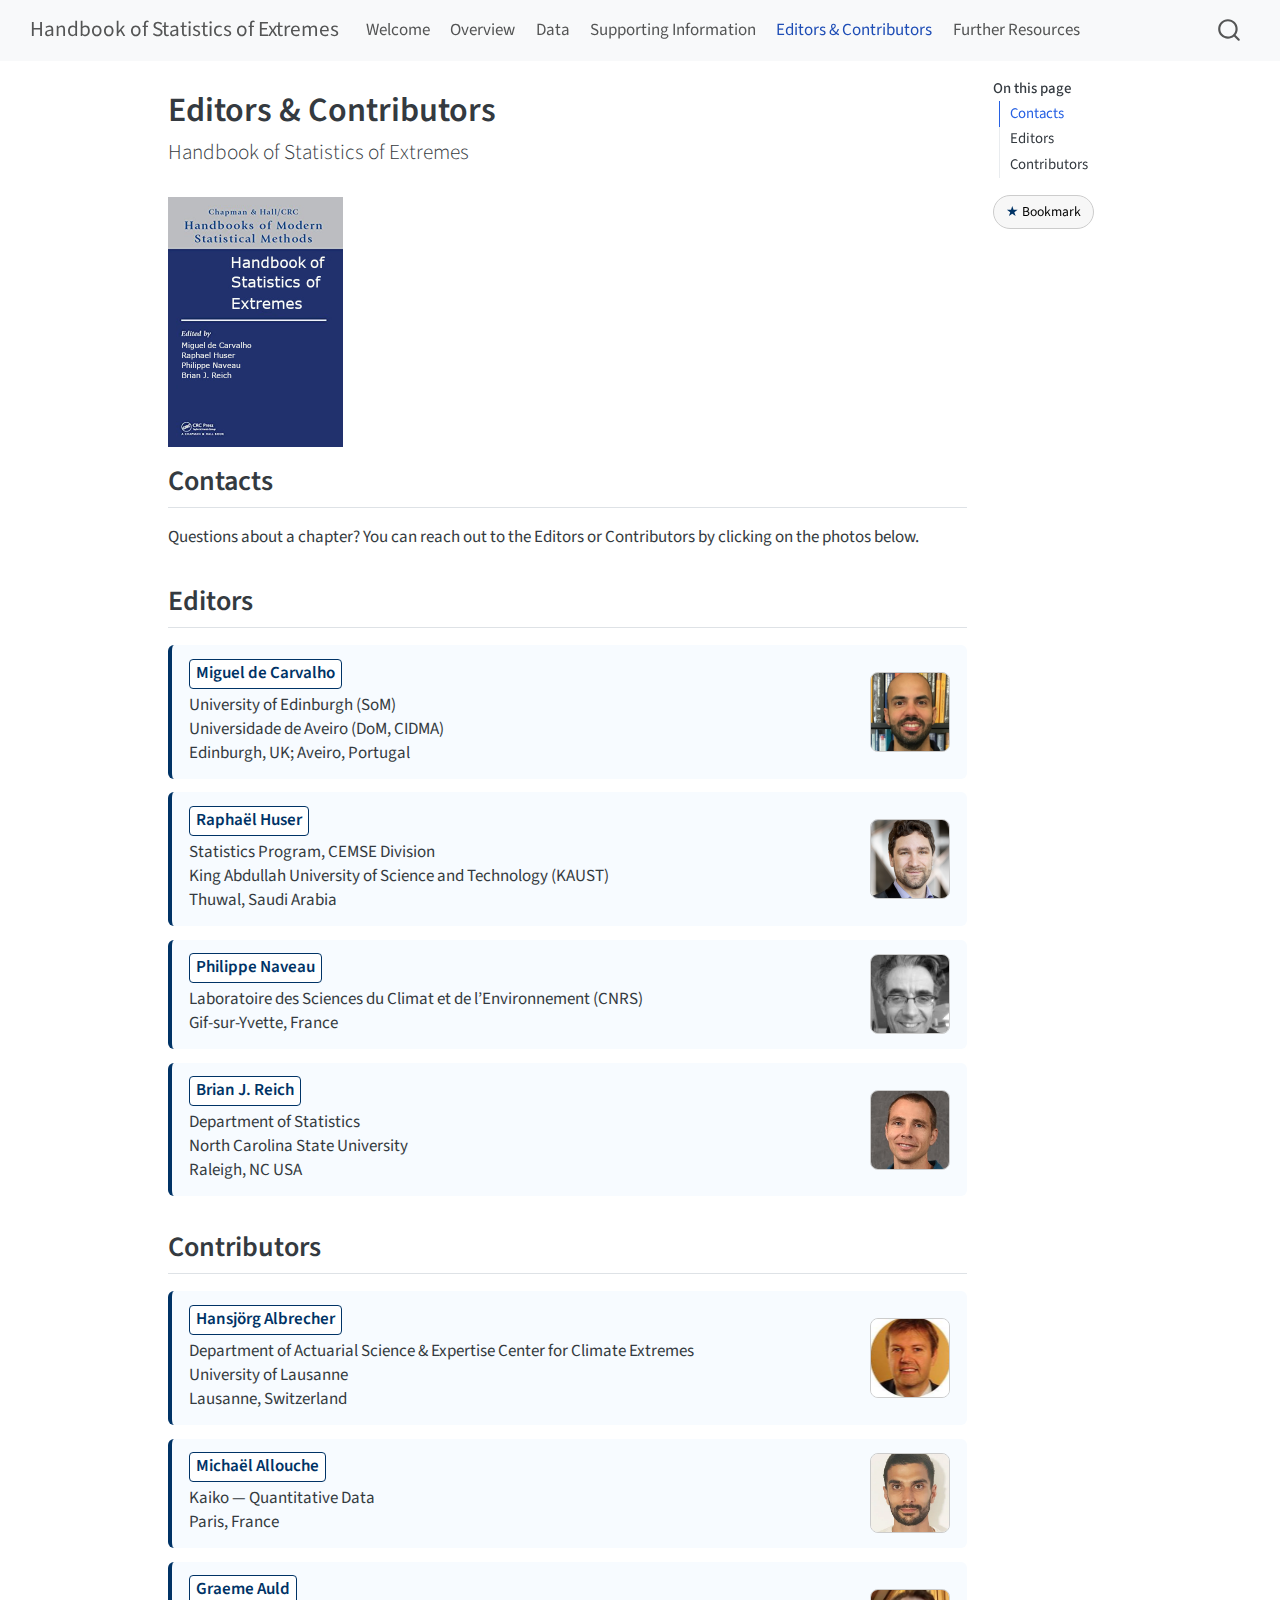
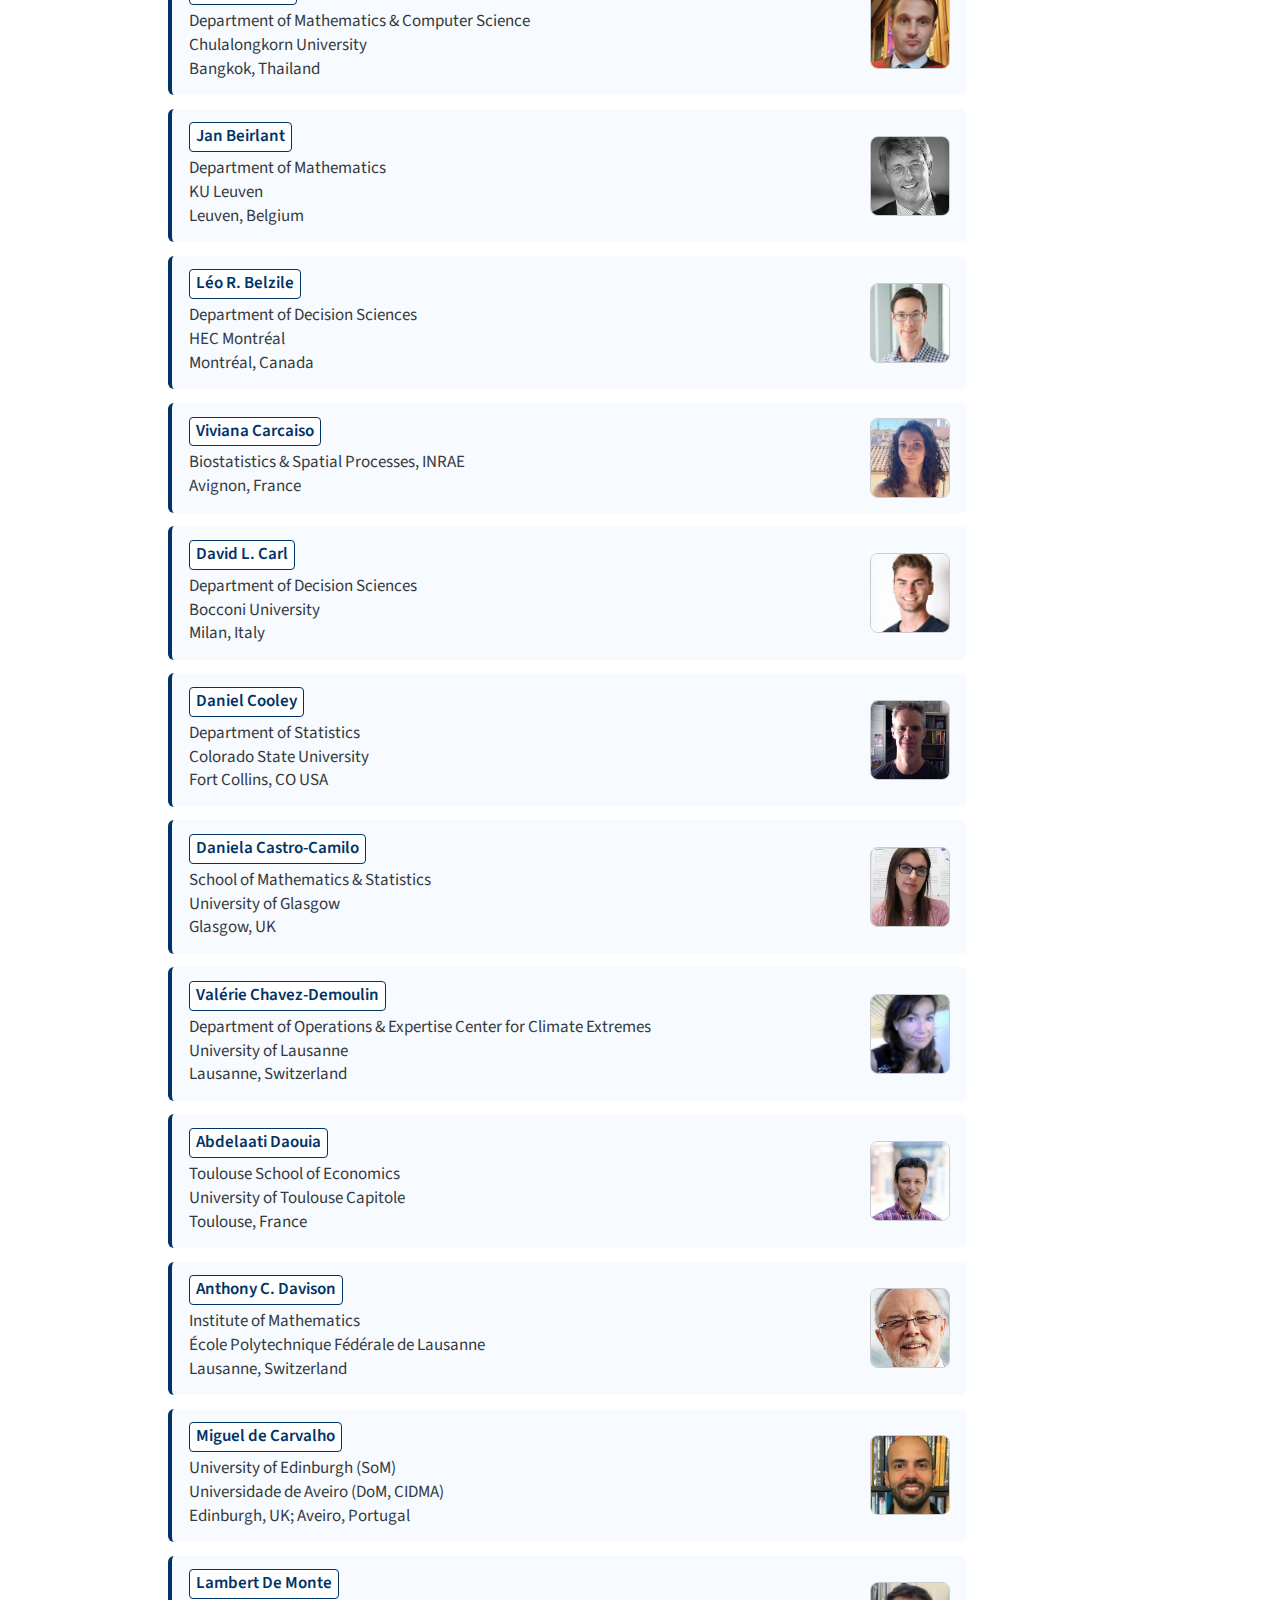
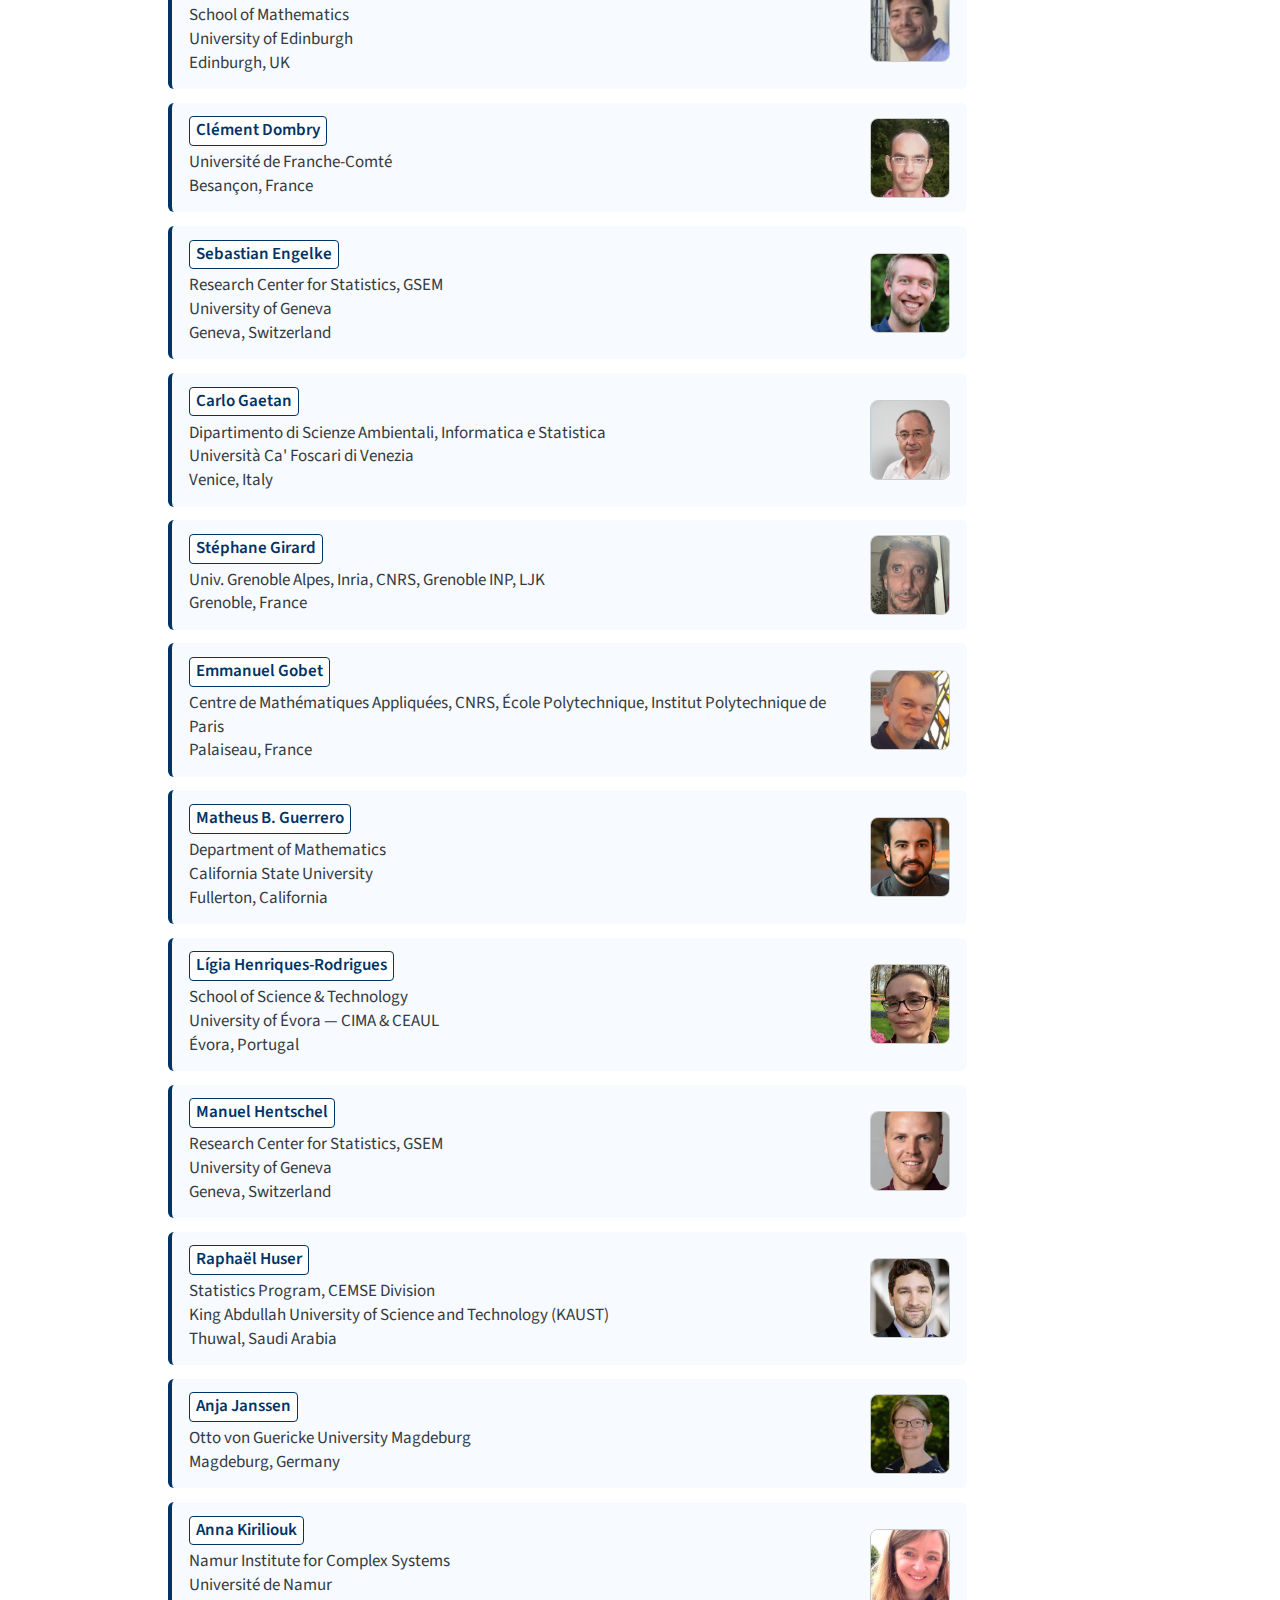
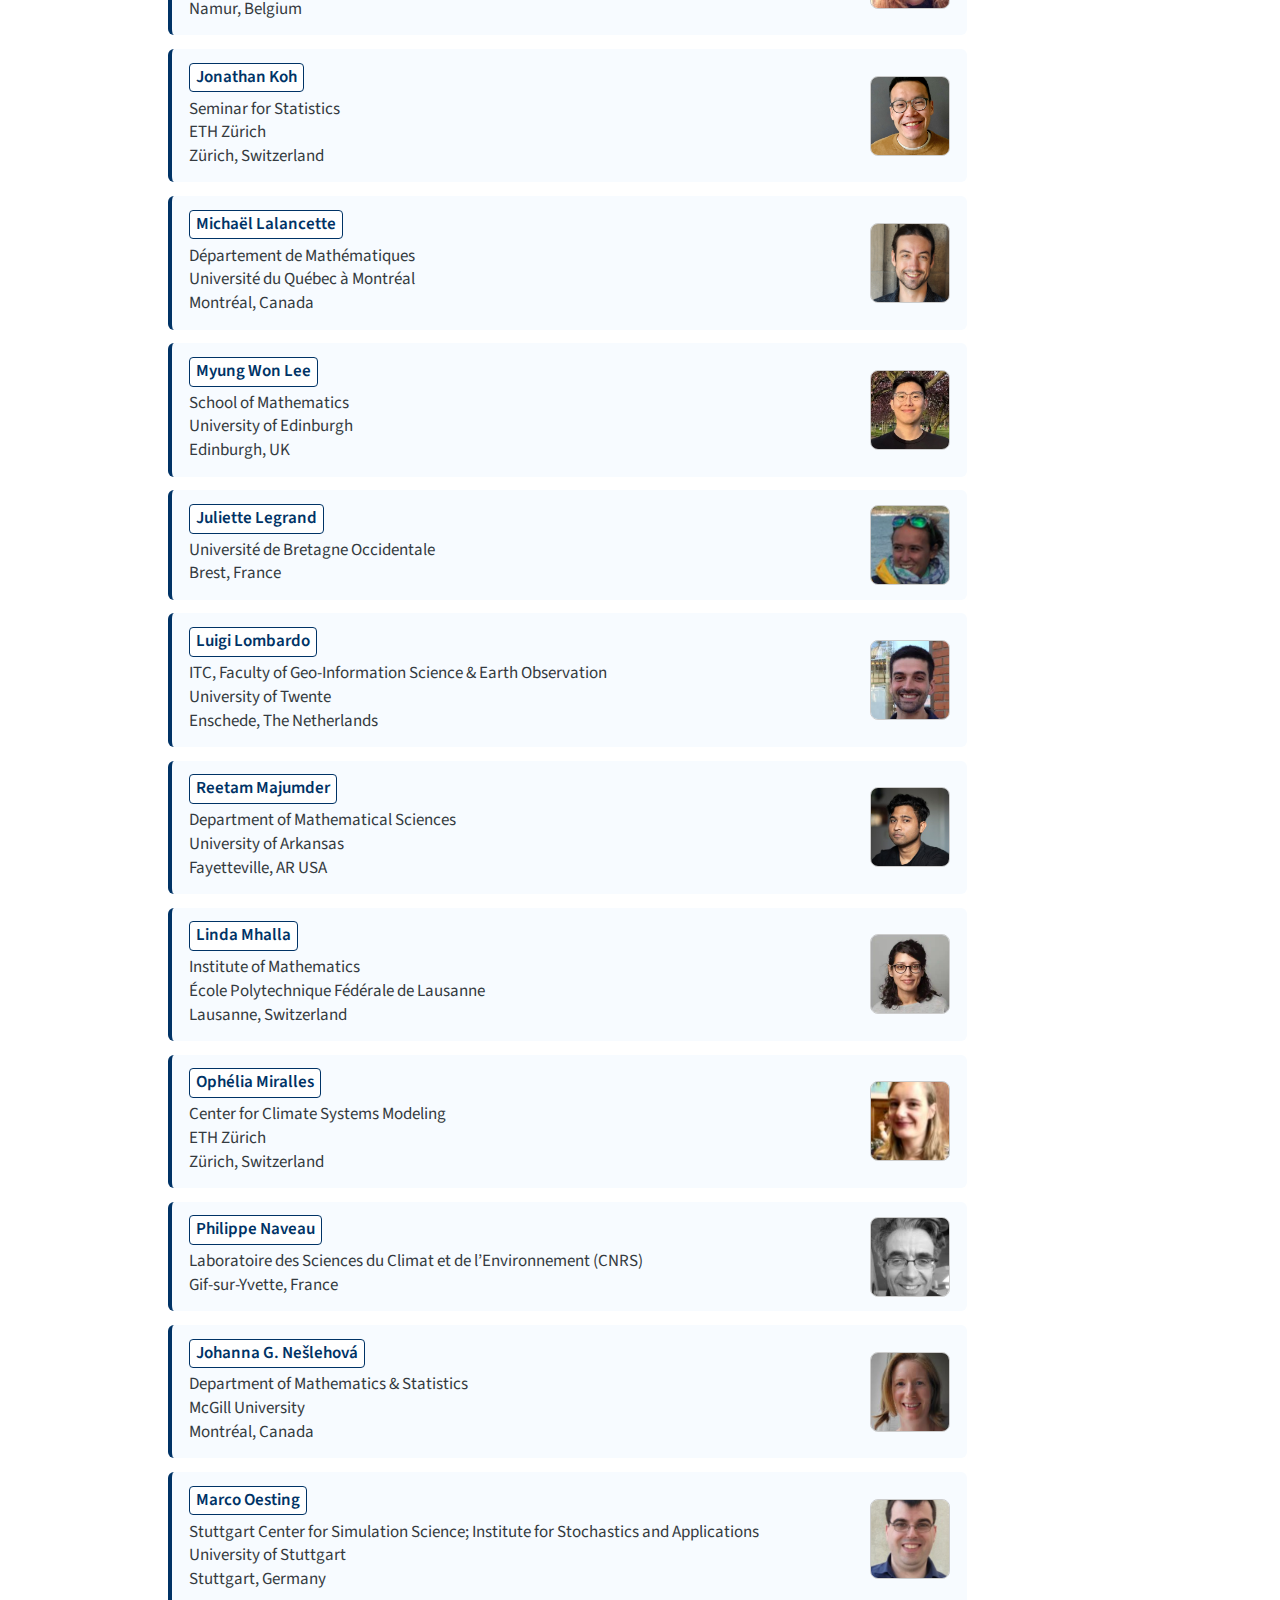
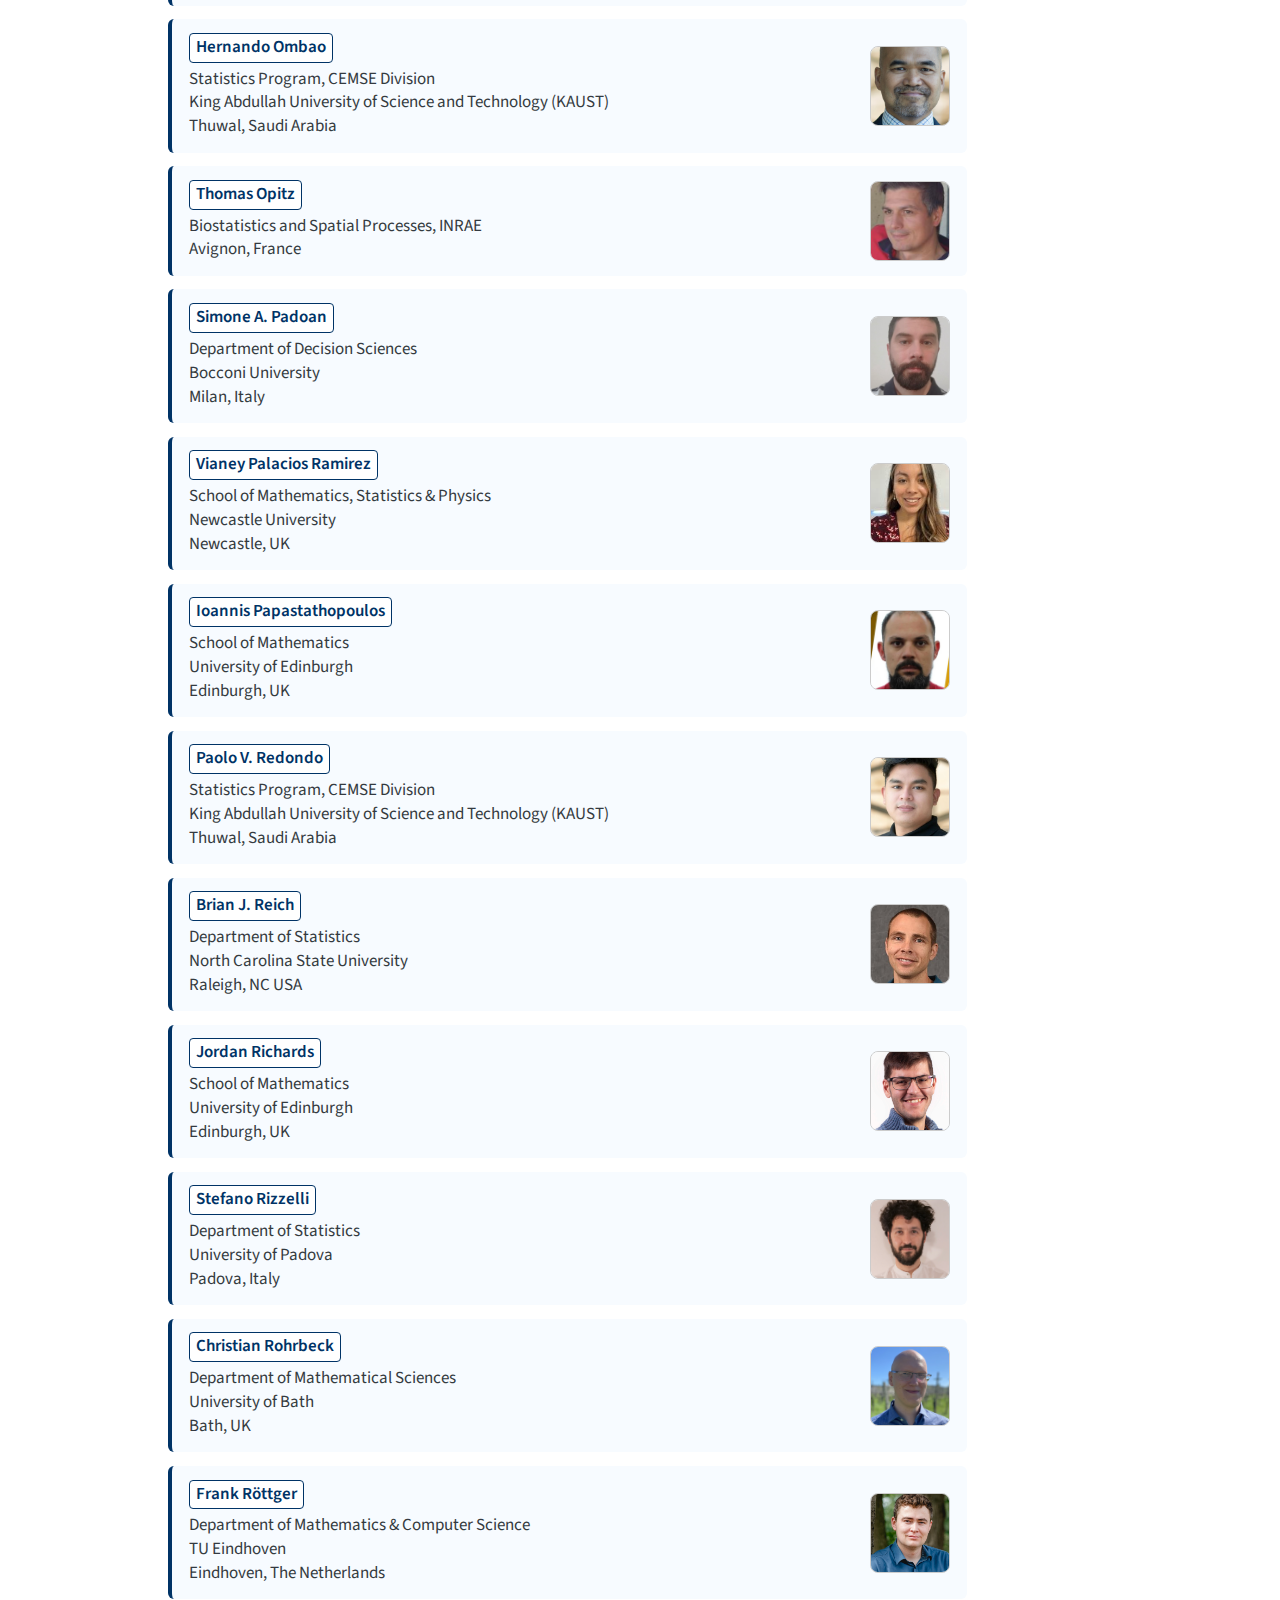
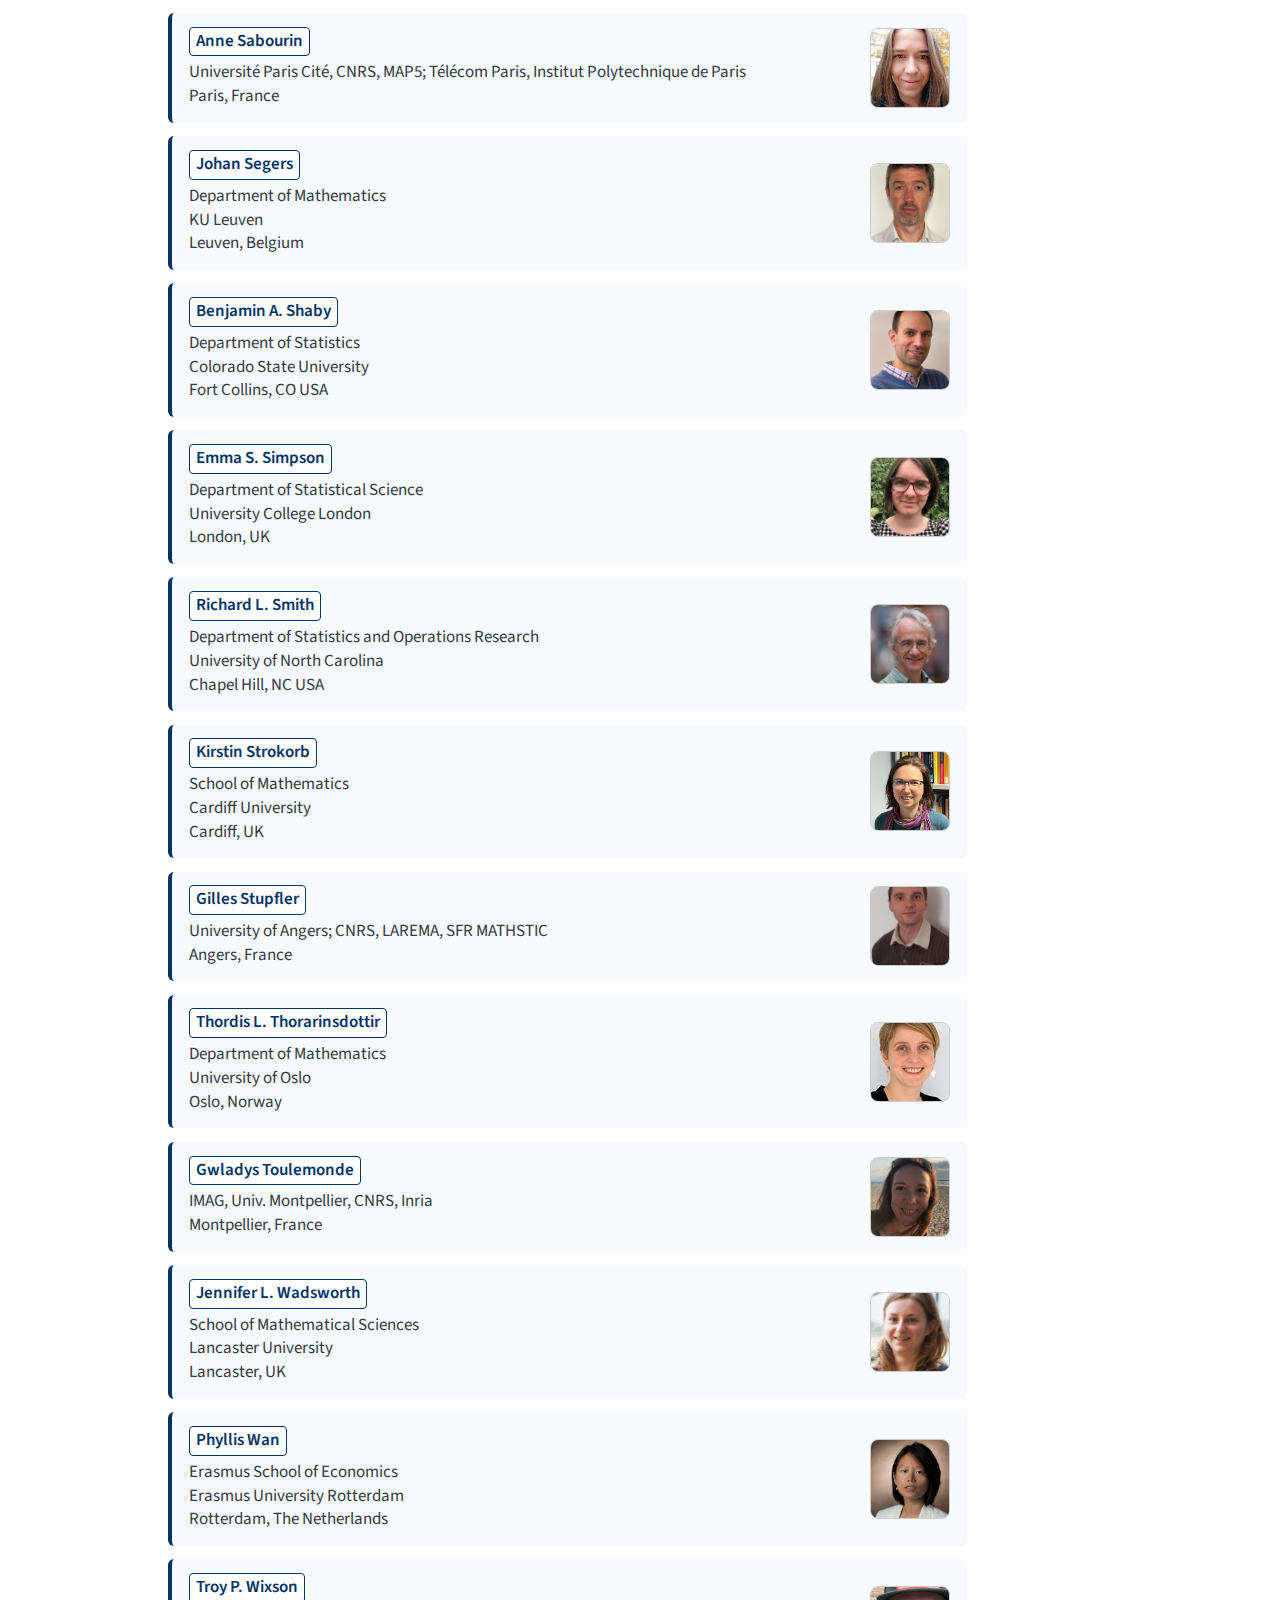
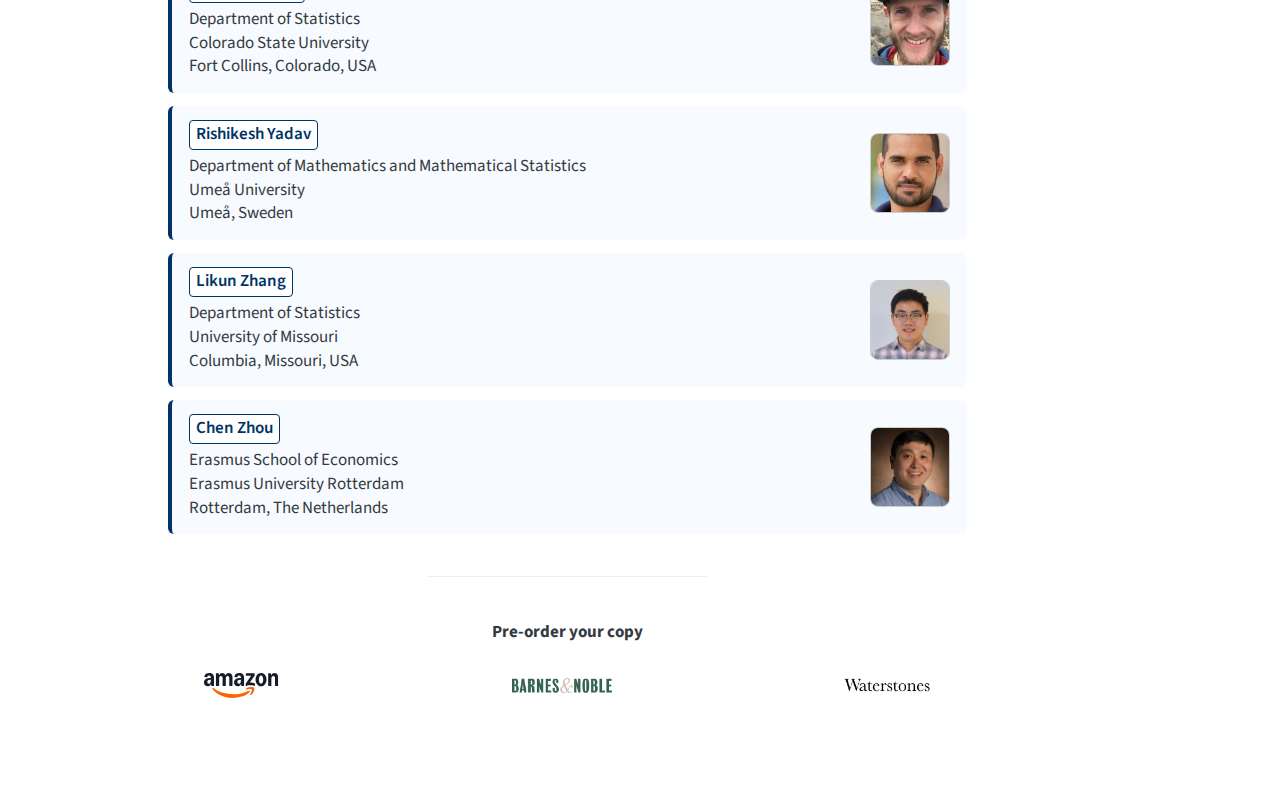
<file: docs/edicont.html>
<!DOCTYPE html>
<html xmlns="http://www.w3.org/1999/xhtml" lang="en" xml:lang="en"><head>

<meta charset="utf-8">
<meta name="generator" content="quarto-1.8.26">

<meta name="viewport" content="width=device-width, initial-scale=1.0, user-scalable=yes">


<title>Editors &amp; Contributors – Handbook of Statistics of Extremes</title>
<style>
code{white-space: pre-wrap;}
span.smallcaps{font-variant: small-caps;}
div.columns{display: flex; gap: min(4vw, 1.5em);}
div.column{flex: auto; overflow-x: auto;}
div.hanging-indent{margin-left: 1.5em; text-indent: -1.5em;}
ul.task-list{list-style: none;}
ul.task-list li input[type="checkbox"] {
  width: 0.8em;
  margin: 0 0.8em 0.2em -1em; /* quarto-specific, see https://github.com/quarto-dev/quarto-cli/issues/4556 */ 
  vertical-align: middle;
}
</style>


<script src="site_libs/quarto-nav/quarto-nav.js"></script>
<script src="site_libs/quarto-nav/headroom.min.js"></script>
<script src="site_libs/clipboard/clipboard.min.js"></script>
<script src="site_libs/quarto-search/autocomplete.umd.js"></script>
<script src="site_libs/quarto-search/fuse.min.js"></script>
<script src="site_libs/quarto-search/quarto-search.js"></script>
<meta name="quarto:offset" content="./">
<link href="./images/favicon.ico" rel="icon">
<script src="site_libs/quarto-html/quarto.js" type="module"></script>
<script src="site_libs/quarto-html/tabsets/tabsets.js" type="module"></script>
<script src="site_libs/quarto-html/axe/axe-check.js" type="module"></script>
<script src="site_libs/quarto-html/popper.min.js"></script>
<script src="site_libs/quarto-html/tippy.umd.min.js"></script>
<script src="site_libs/quarto-html/anchor.min.js"></script>
<link href="site_libs/quarto-html/tippy.css" rel="stylesheet">
<link href="site_libs/quarto-html/quarto-syntax-highlighting-587c61ba64f3a5504c4d52d930310e48.css" rel="stylesheet" id="quarto-text-highlighting-styles">
<script src="site_libs/bootstrap/bootstrap.min.js"></script>
<link href="site_libs/bootstrap/bootstrap-icons.css" rel="stylesheet">
<link href="site_libs/bootstrap/bootstrap-5b4ad623e5705c0698d39aec6f10cf02.min.css" rel="stylesheet" append-hash="true" id="quarto-bootstrap" data-mode="light">
<script id="quarto-search-options" type="application/json">{
  "location": "navbar",
  "copy-button": false,
  "collapse-after": 3,
  "panel-placement": "end",
  "type": "overlay",
  "limit": 50,
  "keyboard-shortcut": [
    "f",
    "/",
    "s"
  ],
  "show-item-context": false,
  "language": {
    "search-no-results-text": "No results",
    "search-matching-documents-text": "matching documents",
    "search-copy-link-title": "Copy link to search",
    "search-hide-matches-text": "Hide additional matches",
    "search-more-match-text": "more match in this document",
    "search-more-matches-text": "more matches in this document",
    "search-clear-button-title": "Clear",
    "search-text-placeholder": "",
    "search-detached-cancel-button-title": "Cancel",
    "search-submit-button-title": "Submit",
    "search-label": "Search"
  }
}</script>


<link rel="stylesheet" href="styles.css">
</head>

<body class="nav-fixed quarto-light">

<div id="quarto-search-results"></div>
  <header id="quarto-header" class="headroom fixed-top">
    <nav class="navbar navbar-expand-lg " data-bs-theme="dark">
      <div class="navbar-container container-fluid">
      <div class="navbar-brand-container mx-auto">
    <a class="navbar-brand" href="./index.html">
    <span class="navbar-title">Handbook of Statistics of Extremes</span>
    </a>
  </div>
            <div id="quarto-search" class="" title="Search"></div>
          <button class="navbar-toggler" type="button" data-bs-toggle="collapse" data-bs-target="#navbarCollapse" aria-controls="navbarCollapse" role="menu" aria-expanded="false" aria-label="Toggle navigation" onclick="if (window.quartoToggleHeadroom) { window.quartoToggleHeadroom(); }">
  <span class="navbar-toggler-icon"></span>
</button>
          <div class="collapse navbar-collapse" id="navbarCollapse">
            <ul class="navbar-nav navbar-nav-scroll me-auto">
  <li class="nav-item">
    <a class="nav-link" href="./index.html"> 
<span class="menu-text">Welcome</span></a>
  </li>  
  <li class="nav-item">
    <a class="nav-link" href="./contents.html"> 
<span class="menu-text">Overview</span></a>
  </li>  
  <li class="nav-item">
    <a class="nav-link" href="./data.html"> 
<span class="menu-text">Data</span></a>
  </li>  
  <li class="nav-item">
    <a class="nav-link" href="./suppinfo.html"> 
<span class="menu-text">Supporting Information</span></a>
  </li>  
  <li class="nav-item">
    <a class="nav-link active" href="./edicont.html" aria-current="page"> 
<span class="menu-text">Editors &amp; Contributors</span></a>
  </li>  
  <li class="nav-item">
    <a class="nav-link" href="./links.html"> 
<span class="menu-text">Further Resources</span></a>
  </li>  
</ul>
          </div> <!-- /navcollapse -->
            <div class="quarto-navbar-tools">
</div>
      </div> <!-- /container-fluid -->
    </nav>
</header>
<!-- content -->
<div id="quarto-content" class="quarto-container page-columns page-rows-contents page-layout-article page-navbar">
<!-- sidebar -->
<!-- margin-sidebar -->
    <div id="quarto-margin-sidebar" class="sidebar margin-sidebar">
        <nav id="TOC" role="doc-toc" class="toc-active">
    <h2 id="toc-title">On this page</h2>
   
  <ul>
  <li><a href="#contacts" id="toc-contacts" class="nav-link active" data-scroll-target="#contacts">Contacts</a></li>
  <li><a href="#editors" id="toc-editors" class="nav-link" data-scroll-target="#editors">Editors</a></li>
  <li><a href="#contributors" id="toc-contributors" class="nav-link" data-scroll-target="#contributors">Contributors</a></li>
  </ul>
</nav>
    </div>
<!-- main -->
<main class="content" id="quarto-document-content">

<header id="title-block-header" class="quarto-title-block default">
<div class="quarto-title">
<h1 class="title">Editors &amp; Contributors</h1>
<p class="subtitle lead">Handbook of Statistics of Extremes</p>
</div>



<div class="quarto-title-meta">

    
  
    
  </div>
  


</header>


<div class="cell">
<style type="text/css">
.book-rule {
  border: none;
  border-top: 1px solid #bbb;
  width: 35%;
  margin: 2.5em auto;
}

.favorite-btn{
  background:#f7f7f7;
  border:1px solid #ccc;
  padding:0.45em 0.9em;
  font-size:0.95em;
  border-radius:999px;
  cursor:pointer;
  user-select:none;
}
.favorite-btn:hover{ background:#eee; }
.favorite-btn.is-fav{
  background: #f2f6fa;
  border-left: 5px solid #003366;
  <!-- background:#fff3cd; -->
  <!-- border-color:#e6c200; -->
}
#bookmark-button{
  font-size: 0.8em;
}
.bookmark-star{
  color: #003366;
}

</style>
</div>
<p><img src="images/cover.jpg" class="img-fluid" width="175"></p>
<button id="bookmark-button" class="favorite-btn" type="button" style="display:none;">
  <span class="bookmark-star">★</span> Bookmark
</button>

<script>
(function () {
  // 1) Move button into "On this page" sidebar after Quarto builds it
  function moveButton() {
    const toc = document.querySelector("#quarto-margin-sidebar .toc-active")
            || document.querySelector("#quarto-margin-sidebar #TOC")
            || document.querySelector("#TOC");

    const btn = document.getElementById("bookmark-button");
    if (!toc || !btn) return;

    btn.style.display = "inline-block";

    const wrap = document.createElement("div");
    wrap.style.textAlign = "left";
    wrap.style.paddingRight = "0em";   // ← moves it left

    wrap.appendChild(btn);
    toc.appendChild(wrap);
  }

  // Try now, and also after load in case the TOC is inserted late
  document.addEventListener("DOMContentLoaded", moveButton);
  window.addEventListener("load", moveButton);

  // 2) Event delegation: click works even if button is moved/replaced
  document.addEventListener("click", function (e) {
    const btn = e.target.closest("#bookmark-button");
    if (!btn) return;

    if (window.sidebar && window.sidebar.addPanel) { // Firefox (legacy)
      window.sidebar.addPanel(document.title, window.location.href, "");
    } else if (window.external && ("AddFavorite" in window.external)) { // IE
      window.external.AddFavorite(location.href, document.title);
    } else if (window.opera && window.print) { // Opera
      btn.title = document.title;
      return true;
    } else { // modern browsers
      alert(
        "Press " +
        (navigator.userAgent.toLowerCase().indexOf("mac") !== -1 ? "Command (⌘)" : "Ctrl") +
        " + D to bookmark this page."
      );
    }
  });
})();
</script>
<section id="contacts" class="level2">
<h2 class="anchored" data-anchor-id="contacts">Contacts</h2>
<p>Questions about a chapter? You can reach out to the Editors or Contributors by clicking on the photos below.</p>
</section>
<section id="editors" class="level2">
<h2 class="anchored" data-anchor-id="editors">Editors</h2>
<style>
.contributors-list{display:flex;flex-direction:column;gap:.8rem;margin-top:1rem}
.contributor{display:flex;justify-content:space-between;align-items:center;background:#f7fbff;border-left:4px solid #003366;padding:.8rem 1rem;border-radius:6px;line-height:1.4}
.contributor-text{flex:1;padding-right:1rem}
.name-box{display:inline-block;border:1px solid #003366;border-radius:4px;padding:2px 6px;background:#fff;font-weight:600;color:#003366;margin-bottom:.3rem}
.contributor img{width:80px;height:80px;object-fit:cover;border-radius:8px;border:1px solid #ccc;margin-left:12px}
@media (max-width:600px){.contributor{flex-direction:column;align-items:flex-start}.contributor img{margin:.5rem 0 0 auto}}
</style>

<div class="contributors-list">

<div class="contributor"><div class="contributor-text"><div class="name-box">Miguel de Carvalho</div><br>University of Edinburgh (SoM)<br>Universidade de Aveiro (DoM, CIDMA)<br>Edinburgh, UK; Aveiro, Portugal</div><a href="mailto:miguel.decarvalho@ed.ac.uk?subject=Handbook%20of%20Statistics%20of%20Extremes">
<img src="images/contributors/decarvalho.jpg" alt="Miguel de Carvalho">
</a>
</div>

<div class="contributor"><div class="contributor-text"><div class="name-box">Raphaël Huser</div><br>Statistics Program, CEMSE Division<br>King Abdullah University of Science and Technology (KAUST)<br>Thuwal, Saudi Arabia</div>
<a href="mailto:raphael.huser@kaust.edu.sa?subject=Handbook%20of%20Statistics%20of%20Extremes">
<img src="images/contributors/huser.jpg" alt="Raphaël Huser">
</a>
</div>

<div class="contributor"><div class="contributor-text"><div class="name-box">Philippe Naveau</div><br>Laboratoire des Sciences du Climat et de l’Environnement (CNRS)<br>Gif-sur-Yvette, France</div>
<a href="mailto:philippe.naveau@lsce.ipsl.fr?subject=Handbook%20of%20Statistics%20of%20Extremes">
<img src="images/contributors/naveau.jpg" alt="Philippe Naveau">
</a>
</div>

<div class="contributor"><div class="contributor-text"><div class="name-box">Brian J. Reich</div><br>Department of Statistics<br>North Carolina State University<br>Raleigh, NC USA</div>
<a href="mailto:bjreich@ncsu.edu?subject=Handbook%20of%20Statistics%20of%20Extremes">
<img src="images/contributors/reich.jpg" alt="Brian J. Reich">
</a>
</div>

</div>
</section>
<section id="contributors" class="level2">
<h2 class="anchored" data-anchor-id="contributors">Contributors</h2>
<style>
.contributors-list{display:flex;flex-direction:column;gap:.8rem;margin-top:1rem}
.contributor{display:flex;justify-content:space-between;align-items:center;background:#f7fbff;border-left:4px solid #003366;padding:.8rem 1rem;border-radius:6px;line-height:1.4}
.contributor-text{flex:1;padding-right:1rem}
.name-box{display:inline-block;border:1px solid #003366;border-radius:4px;padding:2px 6px;background:#fff;font-weight:600;color:#003366;margin-bottom:.3rem}
.contributor img{width:80px;height:80px;object-fit:cover;border-radius:8px;border:1px solid #ccc;margin-left:12px}
@media (max-width:600px){.contributor{flex-direction:column;align-items:flex-start}.contributor img{margin:.5rem 0 0 auto}}
</style>

<div class="contributors-list">

<div class="contributor"><div class="contributor-text"><div class="name-box">Hansjörg Albrecher</div><br>Department of Actuarial Science &amp; Expertise Center for Climate Extremes<br>University of Lausanne<br>Lausanne, Switzerland</div>
<a href="mailto:hansjoerg.albrecher@unil.ch?subject=Handbook%20of%20Statistics%20of%20Extremes">
<img src="images/contributors/albrecher.jpg" alt="Hansjörg Albrecher">
</a>
</div>

<div class="contributor"><div class="contributor-text"><div class="name-box">Michaël Allouche</div><br>Kaiko — Quantitative Data<br>Paris, France</div>
<a href="mailto:michael.allouche@kaiko.com?subject=Handbook%20of%20Statistics%20of%20Extremes">
<img src="images/contributors/allouche.png" alt="Michaël Allouche">
</a>
</div>

<div class="contributor"><div class="contributor-text"><div class="name-box">Graeme Auld</div><br>Department of Mathematics &amp; Computer Science<br>Chulalongkorn University<br>Bangkok, Thailand</div>
<a href="mailto:graemeross.a@chula.ac.th?subject=Handbook%20of%20Statistics%20of%20Extremes">
<img src="images/contributors/auld.jpg" alt="Graeme Auld">
</a>
</div>

<div class="contributor"><div class="contributor-text"><div class="name-box">Jan Beirlant</div><br>Department of Mathematics<br>KU Leuven<br>Leuven, Belgium</div>
<a href="mailto:jan.beirlant@kuleuven.be?subject=Handbook%20of%20Statistics%20of%20Extremes">
<img src="images/contributors/beirlant.png" alt="Jan Beirlant">
</a>
</div>

<div class="contributor"><div class="contributor-text"><div class="name-box">Léo R. Belzile</div><br>Department of Decision Sciences<br>HEC Montréal<br>Montréal, Canada</div>
<a href="mailto:leo.belzile@hec.ca?subject=Handbook%20of%20Statistics%20of%20Extremes">
<img src="images/contributors/belzile.jpg" alt="Léo R. Belzile">
</a>
</div>

<div class="contributor"><div class="contributor-text"><div class="name-box">Viviana Carcaiso</div><br>Biostatistics &amp; Spatial Processes, INRAE<br>Avignon, France</div>
<a href="mailto:viviana.carcaiso@inrae.fr?subject=Handbook%20of%20Statistics%20of%20Extremes">
<img src="images/contributors/carcaiso.jpg" alt="Viviana Carcaiso">
</a>
</div>

<div class="contributor"><div class="contributor-text"><div class="name-box">David L. Carl</div><br>Department of Decision Sciences<br>Bocconi University<br>Milan, Italy</div>
<a href="mailto:david.carl@phd.unibocconi.it?subject=Handbook%20of%20Statistics%20of%20Extremes">
<img src="images/contributors/carl.jpg" alt="David L. Carl">
</a>
</div>

<div class="contributor"><div class="contributor-text"><div class="name-box">Daniel Cooley</div><br>Department of Statistics<br>Colorado State University<br>Fort Collins, CO USA</div>
<a href="mailto:cooleyd@rams.colostate.edu?subject=Handbook%20of%20Statistics%20of%20Extremes">
<img src="images/contributors/cooley.jpg" alt="Daniel Cooley">
</a>
</div>

<div class="contributor"><div class="contributor-text"><div class="name-box">Daniela Castro-Camilo</div><br>School of Mathematics &amp; Statistics<br>University of Glasgow<br>Glasgow, UK</div>
<a href="mailto:daniela.castrocamilo@glasgow.ac.uk?subject=Handbook%20of%20Statistics%20of%20Extremes">
<img src="images/contributors/castro.jpg" alt="Daniela Castro-Camilo">
</a>
</div>

<div class="contributor"><div class="contributor-text"><div class="name-box">Valérie Chavez-Demoulin</div><br>Department of Operations &amp; Expertise Center for Climate Extremes<br>University of Lausanne<br>Lausanne, Switzerland</div>
<a href="mailto:valerie.chavez@unil.ch?subject=Handbook%20of%20Statistics%20of%20Extremes">
<img src="images/contributors/chavez.jpg" alt="Valérie Chavez-Demoulin">
</a>
</div>

<div class="contributor"><div class="contributor-text"><div class="name-box">Abdelaati Daouia</div><br>Toulouse School of Economics<br>University of Toulouse Capitole<br>Toulouse, France</div>
<a href="mailto:abdelaati.daouia@tse-fr.eu?subject=Handbook%20of%20Statistics%20of%20Extremes">
<img src="images/contributors/daouia.jpg" alt="Abdelaati Daouia">
</a>
</div>

<div class="contributor"><div class="contributor-text"><div class="name-box">Anthony C. Davison</div><br>Institute of Mathematics<br>École Polytechnique Fédérale de Lausanne<br>Lausanne, Switzerland</div>
<a href="mailto:anthony.davison@epfl.ch?subject=Handbook%20of%20Statistics%20of%20Extremes">
<img src="images/contributors/davison.jpg" alt="Anthony C. Davison">
</a>
</div>

<div class="contributor"><div class="contributor-text"><div class="name-box">Miguel de Carvalho</div><br>University of Edinburgh (SoM)<br>Universidade de Aveiro (DoM, CIDMA)<br>Edinburgh, UK; Aveiro, Portugal</div>
<a href="mailto:miguel.decarvalho@ed.ac.uk?subject=Handbook%20of%20Statistics%20of%20Extremes">
<img src="images/contributors/decarvalho.jpg" alt="Miguel de Carvalho">
</a>
</div>

<div class="contributor"><div class="contributor-text"><div class="name-box">Lambert De Monte</div><br>School of Mathematics<br>University of Edinburgh<br>Edinburgh, UK</div>
<a href="mailto:l.demonte@ed.ac.uk?subject=Handbook%20of%20Statistics%20of%20Extremes">
<img src="images/contributors/demonte.jpg" alt="Lambert de Monte">
</a>
</div>

<div class="contributor"><div class="contributor-text"><div class="name-box">Clément Dombry</div><br>Université de Franche-Comté<br>Besançon, France</div>
<a href="mailto:clement.dombry@univ-fcomte.fr?subject=Handbook%20of%20Statistics%20of%20Extremes">
<img src="images/contributors/dombry.jpg" alt="Clément Dombry">
</a>
</div>

<div class="contributor"><div class="contributor-text"><div class="name-box">Sebastian Engelke</div><br>Research Center for Statistics, GSEM<br>University of Geneva<br>Geneva, Switzerland</div>
<a href="mailto:sebastian.engelke@unige.ch?subject=Handbook%20of%20Statistics%20of%20Extremes">
<img src="images/contributors/engelke.jpg" alt="Sebastian Engelke">
</a>
</div>

<div class="contributor"><div class="contributor-text"><div class="name-box">Carlo Gaetan</div><br>Dipartimento di Scienze Ambientali, Informatica e Statistica<br>Università Ca' Foscari di Venezia<br>Venice, Italy</div>
<a href="mailto:gaetan@unive.it?subject=Handbook%20of%20Statistics%20of%20Extremes">
<img src="images/contributors/gaetan.jpg" alt="Carlo Gaetan">
</a>
</div>

<div class="contributor"><div class="contributor-text"><div class="name-box">Stéphane Girard</div><br>Univ. Grenoble Alpes, Inria, CNRS, Grenoble INP, LJK<br>Grenoble, France</div>
<a href="mailto:stephane.girard@inria.fr?subject=Handbook%20of%20Statistics%20of%20Extremes">
<img src="images/contributors/girard.jpg" alt="Stéphane Girard">
</a>
</div>

<div class="contributor"><div class="contributor-text"><div class="name-box">Emmanuel Gobet</div><br>Centre de Mathématiques Appliquées, CNRS, École Polytechnique, Institut Polytechnique de Paris<br>Palaiseau, France</div>
<a href="mailto:emmanuel.gobet@polytechnique.edu?subject=Handbook%20of%20Statistics%20of%20Extremes">
<img src="images/contributors/gobet.jpg" alt="Emmanuel Gobet">
</a>
</div>

<div class="contributor"><div class="contributor-text"><div class="name-box">Matheus B. Guerrero</div><br>Department of Mathematics<br>California State University<br>Fullerton, California</div>
<a href="mailto:matguerrero@fullerton.edu?subject=Handbook%20of%20Statistics%20of%20Extremes">
<img src="images/contributors/guerrero.jpg" alt="Matheus B. Guerrero">
</a>
</div>

<div class="contributor"><div class="contributor-text"><div class="name-box">Lígia Henriques-Rodrigues</div><br>School of Science &amp; Technology<br>University of Évora — CIMA &amp; CEAUL<br>Évora, Portugal</div>
<a href="mailto:lcarodrigues@ciencias.ulisboa.pt?subject=Handbook%20of%20Statistics%20of%20Extremes">
<img src="images/contributors/henriquesrodrigues.jpg" alt="Lígia Henriques-Rodrigues">
</a>
</div>

<div class="contributor"><div class="contributor-text"><div class="name-box">Manuel Hentschel</div><br>Research Center for Statistics, GSEM<br>University of Geneva<br>Geneva, Switzerland</div>
<a href="mailto:manuel.hentschel@unige.ch?subject=Handbook%20of%20Statistics%20of%20Extremes">
<img src="images/contributors/hentschel.jpg" alt="Manuel Hentschel">
</a>
</div>

<div class="contributor"><div class="contributor-text"><div class="name-box">Raphaël Huser</div><br>Statistics Program, CEMSE Division<br>King Abdullah University of Science and Technology (KAUST)<br>Thuwal, Saudi Arabia</div>
<a href="mailto:raphael.huser@kaust.edu.sa?subject=Handbook%20of%20Statistics%20of%20Extremes">
<img src="images/contributors/huser.jpg" alt="Raphaël Huser">
</a>
</div>

<div class="contributor"><div class="contributor-text"><div class="name-box">Anja Janssen</div><br>Otto von Guericke University Magdeburg<br>Magdeburg, Germany</div>
<a href="mailto:anja.janssen@ovgu.de?subject=Handbook%20of%20Statistics%20of%20Extremes">
<img src="images/contributors/janssen.jpg" alt="Anja Janssen">
</a>
</div>

<div class="contributor"><div class="contributor-text"><div class="name-box">Anna Kiriliouk</div><br>Namur Institute for Complex Systems<br>Université de Namur<br>Namur, Belgium</div>
<a href="mailto:anja.janssen@ovgu.de?subject=Handbook%20of%20Statistics%20of%20Extremes">
<img src="images/contributors/kiriliouk.jpg" alt="Anna Kiriliouk">
</a>
</div>

<div class="contributor"><div class="contributor-text"><div class="name-box">Jonathan Koh</div><br>Seminar for Statistics<br>ETH Zürich<br>Zürich, Switzerland</div>
<a href="mailto:jonathan.koh@stat.unibe.ch?subject=Handbook%20of%20Statistics%20of%20Extremes">
<img src="images/contributors/koh.jpg" alt="Jonathan Koh">
</a>
</div>

<div class="contributor"><div class="contributor-text"><div class="name-box">Michaël Lalancette</div><br>Département de Mathématiques<br>Université du Québec à Montréal<br>Montréal, Canada</div>
<a href="mailto:michael.lalancette@tum.de?subject=Handbook%20of%20Statistics%20of%20Extremes">
<img src="images/contributors/lalancette.jpg" alt="Michaël Lalancette">
</a>
</div>

<div class="contributor"><div class="contributor-text"><div class="name-box">Myung Won Lee</div><br>School of Mathematics<br>University of Edinburgh<br>Edinburgh, UK</div>
<a href="mailto:johnny.myungwon.lee@ed.ac.uk?subject=Handbook%20of%20Statistics%20of%20Extremes">
<img src="images/contributors/lee.jpg" alt="Myung Won Lee">
</a>
</div>

<div class="contributor"><div class="contributor-text"><div class="name-box">Juliette Legrand</div><br>Université de Bretagne Occidentale<br>Brest, France</div>
<a href="mailto:Janet.Legrand@ed.ac.uk?subject=Handbook%20of%20Statistics%20of%20Extremes">
<img src="images/contributors/legrand.jpg" alt="Juliette Legrand">
</a>
</div>

<div class="contributor"><div class="contributor-text"><div class="name-box">Luigi Lombardo</div><br>ITC, Faculty of Geo-Information Science &amp; Earth Observation<br>University of Twente<br>Enschede, The Netherlands</div>
<a href="mailto:l.lombardo@utwente.nl?subject=Handbook%20of%20Statistics%20of%20Extremes">
<img src="images/contributors/lombardo.jpg" alt="Luigi Lombardo">
</a>
</div>

<div class="contributor"><div class="contributor-text"><div class="name-box">Reetam Majumder</div><br>Department of Mathematical Sciences<br>University of Arkansas<br>Fayetteville, AR USA</div>
<a href="mailto:reetamm@uark.edu?subject=Handbook%20of%20Statistics%20of%20Extremes">
<img src="images/contributors/majumder.jpg" alt="Reetam Majumder">
</a>
</div>

<div class="contributor"><div class="contributor-text"><div class="name-box">Linda Mhalla</div><br>Institute of Mathematics<br>École Polytechnique Fédérale de Lausanne<br>Lausanne, Switzerland</div>
<a href="mailto:linda.mhalla@epfl.ch?subject=Handbook%20of%20Statistics%20of%20Extremes">
<img src="images/contributors/mhalla.jpg" alt="Linda Mhalla">
</a>
</div>

<div class="contributor"><div class="contributor-text"><div class="name-box">Ophélia Miralles</div><br>Center for Climate Systems Modeling<br>ETH Zürich<br>Zürich, Switzerland</div>
<a href="mailto:ophelia.miralles@epfl.ch?subject=Handbook%20of%20Statistics%20of%20Extremes">
<img src="images/contributors/miralles.jpg" alt="Ophélia Miralles">
</a>
</div>

<div class="contributor"><div class="contributor-text"><div class="name-box">Philippe Naveau</div><br>Laboratoire des Sciences du Climat et de l’Environnement (CNRS)<br>Gif-sur-Yvette, France</div>
<a href="mailto:naveau@lsce.ipsl.fr?subject=Handbook%20of%20Statistics%20of%20Extremes">
<img src="images/contributors/naveau.jpg" alt="Philippe Naveau">
</a>
</div>

<div class="contributor"><div class="contributor-text"><div class="name-box">Johanna G. Nešlehová</div><br>Department of Mathematics &amp; Statistics<br>McGill University<br>Montréal, Canada</div>
<a href="mailto:johanna@math.mcgill.ca?subject=Handbook%20of%20Statistics%20of%20Extremes">
<img src="images/contributors/neslehova.jpg" alt="Johanna G. Nešlehová">
</a>
</div>

<div class="contributor"><div class="contributor-text"><div class="name-box">Marco Oesting</div><br>Stuttgart Center for Simulation Science; Institute for Stochastics and Applications<br>University of Stuttgart<br>Stuttgart, Germany</div>
<a href="mailto:marco.oesting@mathematik.uni-stuttgart.de?subject=Handbook%20of%20Statistics%20of%20Extremes">
<img src="images/contributors/oesting.jpg" alt="Marco Oesting">
</a>
</div>

<div class="contributor"><div class="contributor-text"><div class="name-box">Hernando Ombao</div><br>Statistics Program, CEMSE Division<br>King Abdullah University of Science and Technology (KAUST)<br>Thuwal, Saudi Arabia</div>
<a href="mailto:hernando.ombao@kaust.edu.sa?subject=Handbook%20of%20Statistics%20of%20Extremes">
<img src="images/contributors/ombao.jpg" alt="Hernando Ombao">
</a>
</div>

<div class="contributor"><div class="contributor-text"><div class="name-box">Thomas Opitz</div><br>Biostatistics and Spatial Processes, INRAE<br>Avignon, France</div>
<a href="mailto:thomas.opitz@inrae.fr?subject=Handbook%20of%20Statistics%20of%20Extremes">
<img src="images/contributors/opitz.jpg" alt="Thomas Opitz">
</a>
</div>

<div class="contributor"><div class="contributor-text"><div class="name-box">Simone A. Padoan</div><br>Department of Decision Sciences<br>Bocconi University<br>Milan, Italy</div>
<a href="mailto:simone.padoan@unibocconi.it?subject=Handbook%20of%20Statistics%20of%20Extremes">
<img src="images/contributors/padoan.jpg" alt="Simone A. Padoan">
</a>
</div>

<div class="contributor"><div class="contributor-text"><div class="name-box">Vianey Palacios Ramirez</div><br>School of Mathematics, Statistics &amp; Physics<br>Newcastle University<br>Newcastle, UK</div>
<a href="mailto:vianey.palacios-ramirez@newcastle.ac.uk?subject=Handbook%20of%20Statistics%20of%20Extremes">
<img src="images/contributors/palacios.jpg" alt="Vianey Palacios Ramirez">
</a>
</div>

<div class="contributor"><div class="contributor-text"><div class="name-box">Ioannis Papastathopoulos</div><br>School of Mathematics<br>University of Edinburgh<br>Edinburgh, UK</div>
<a href="mailto:i.papastathopoulos@ed.ac.uk?subject=Handbook%20of%20Statistics%20of%20Extremes">
<img src="images/contributors/papastathopoulos.jpg" alt="Ioannis Papastathopoulos">
</a>
</div>

<div class="contributor"><div class="contributor-text"><div class="name-box">Paolo V. Redondo</div><br>Statistics Program, CEMSE Division<br>King Abdullah University of Science and Technology (KAUST)<br>Thuwal, Saudi Arabia</div>
<a href="mailto:paolovictor.redondo@kaust.edu.sa?subject=Handbook%20of%20Statistics%20of%20Extremes">
<img src="images/contributors/redondo.png" alt="Paolo V. Redondo">
</a>
</div>

<div class="contributor"><div class="contributor-text"><div class="name-box">Brian J. Reich</div><br>Department of Statistics<br>North Carolina State University<br>Raleigh, NC USA</div>
<a href="mailto:bjreich@ncsu.edu?subject=Handbook%20of%20Statistics%20of%20Extremes">
<img src="images/contributors/reich.jpg" alt="Brian J. Reich">
</a>
</div>

<div class="contributor"><div class="contributor-text"><div class="name-box">Jordan Richards</div><br>School of Mathematics<br>University of Edinburgh<br>Edinburgh, UK</div>
<a href="mailto:Jordan.Richards@ed.ac.uk?subject=Handbook%20of%20Statistics%20of%20Extremes">
<img src="images/contributors/richards.png" alt="Jordan Richards">
</a>
</div>

<div class="contributor"><div class="contributor-text"><div class="name-box">Stefano Rizzelli</div><br>Department of Statistics<br>University of Padova<br>Padova, Italy</div>
<a href="mailto:stefano.rizzelli@unipd.it?subject=Handbook%20of%20Statistics%20of%20Extremes">
<img src="images/contributors/stefano.png" alt="Stefano Rizzelli">
</a>
</div>

<div class="contributor"><div class="contributor-text"><div class="name-box">Christian Rohrbeck</div><br>Department of Mathematical Sciences<br>University of Bath<br>Bath, UK</div>
<a href="mailto:cr777@bath.ac.uk?subject=Handbook%20of%20Statistics%20of%20Extremes">
<img src="images/contributors/christian.png" alt="Christian Rohrbeck">
</a>
</div>

<div class="contributor"><div class="contributor-text"><div class="name-box">Frank Röttger</div><br>Department of Mathematics &amp; Computer Science<br>TU Eindhoven<br>Eindhoven, The Netherlands</div>
<a href="mailto:f.rottger@tue.nl?subject=Handbook%20of%20Statistics%20of%20Extremes">
<img src="images/contributors/roettger.png" alt="Frank Röttger">
</a>
</div>

<div class="contributor"><div class="contributor-text"><div class="name-box">Anne Sabourin</div><br>Université Paris Cité, CNRS, MAP5; Télécom Paris, Institut Polytechnique de Paris<br>Paris, France</div>
<a href="mailto:anne.sabourin@math.cnrs.fr?subject=Handbook%20of%20Statistics%20of%20Extremes">
<img src="images/contributors/sabourin.jpg" alt="Anne Sabourin">
</a>
</div>

<div class="contributor"><div class="contributor-text"><div class="name-box">Johan Segers</div><br>Department of Mathematics<br>KU Leuven<br>Leuven, Belgium</div>
<a href="mailto:jjjsegers@kuleuven.be?subject=Handbook%20of%20Statistics%20of%20Extremes">
<img src="images/contributors/segers.png" alt="Johan Segers">
</a>
</div>

<div class="contributor"><div class="contributor-text"><div class="name-box">Benjamin A. Shaby</div><br>Department of Statistics<br>Colorado State University<br>Fort Collins, CO USA</div>
<a href="mailto:bshaby@colostate.edu?subject=Handbook%20of%20Statistics%20of%20Extremes">
<img src="images/contributors/shaby.png" alt="Benjamin A. Shaby">
</a>
</div>

<div class="contributor"><div class="contributor-text"><div class="name-box">Emma S. Simpson</div><br>Department of Statistical Science<br>University College London<br>London, UK</div>
<a href="mailto:emma.simpson@ucl.ac.uk?subject=Handbook%20of%20Statistics%20of%20Extremes">
<img src="images/contributors/simpson.jpg" alt="Emma S. Simpson">
</a>
</div>

<div class="contributor"><div class="contributor-text"><div class="name-box">Richard L. Smith</div><br>Department of Statistics and Operations Research<br>University of North Carolina<br>Chapel Hill, NC USA</div>
<a href="mailto:rls@email.unc.edu?subject=Handbook%20of%20Statistics%20of%20Extremes">
<img src="images/contributors/smith.jpg" alt="Richard L. Smith">
</a>
</div>

<div class="contributor"><div class="contributor-text"><div class="name-box">Kirstin Strokorb</div><br>School of Mathematics<br>Cardiff University<br>Cardiff, UK</div>
<a href="mailto:ks3047@bath.ac.uk?subject=Handbook%20of%20Statistics%20of%20Extremes">
<img src="images/contributors/strokorb.jpg" alt="Kirstin Strokorb">
</a>
</div>

<div class="contributor"><div class="contributor-text"><div class="name-box">Gilles Stupfler</div><br>University of Angers; CNRS, LAREMA, SFR MATHSTIC<br>Angers, France</div>
<a href="mailto:gilles.stupfler@univ-angers.fr?subject=Handbook%20of%20Statistics%20of%20Extremes">
<img src="images/contributors/stupfler.jpg" alt="Gilles Stupfler">
</a>
</div>

<div class="contributor"><div class="contributor-text"><div class="name-box">Thordis L. Thorarinsdottir</div><br>Department of Mathematics<br>University of Oslo<br>Oslo, Norway</div>
<a href="mailto:thordis@nr.no?subject=Handbook%20of%20Statistics%20of%20Extremes">
<img src="images/contributors/thordis.jpg" alt="Thordis L. Thorarinsdottir">
</a>
</div>

<div class="contributor"><div class="contributor-text"><div class="name-box">Gwladys Toulemonde</div><br>IMAG, Univ. Montpellier, CNRS, Inria<br>Montpellier, France</div>
<a href="mailto:gwladys.toulemonde@umontpellier.fr?subject=Handbook%20of%20Statistics%20of%20Extremes">
<img src="images/contributors/toulemonde.png" alt="Gwladys Toulemonde">
</a>
</div>

<div class="contributor"><div class="contributor-text"><div class="name-box">Jennifer L. Wadsworth</div><br>School of Mathematical Sciences<br>Lancaster University<br>Lancaster, UK</div>
<a href="mailto:j.wadsworth@lancaster.ac.uk?subject=Handbook%20of%20Statistics%20of%20Extremes">
<img src="images/contributors/wadsworth.jpg" alt="Jennifer L. Wadsworth">
</a>
</div>

<div class="contributor"><div class="contributor-text"><div class="name-box">Phyllis Wan</div><br>Erasmus School of Economics<br>Erasmus University Rotterdam<br>Rotterdam, The Netherlands</div>
<a href="mailto:wan@ese.eur.nl?subject=Handbook%20of%20Statistics%20of%20Extremes">
<img src="images/contributors/phyllis.jpg" alt="Phyllis Wan">
</a>
</div>

<div class="contributor"><div class="contributor-text"><div class="name-box">Troy P. Wixson</div><br>Department of Statistics<br>Colorado State University<br>Fort Collins, Colorado, USA</div>
<a href="mailto:troy.wixson@rams.colostate.edu?subject=Handbook%20of%20Statistics%20of%20Extremes">
<img src="images/contributors/wixson.jpg" alt="Troy P. Wixson">
</a>
</div>

<div class="contributor"><div class="contributor-text"><div class="name-box">Rishikesh Yadav</div><br>Department of Mathematics and Mathematical Statistics<br>Umeå University<br>Umeå, Sweden</div>
<a href="mailto:troy.wixson@rams.colostate.edu?subject=Handbook%20of%20Statistics%20of%20Extremes">
<img src="images/contributors/yadav.png" alt="Rishikesh Yadav">
</a>
</div>

<div class="contributor"><div class="contributor-text"><div class="name-box">Likun Zhang</div><br>Department of Statistics<br>University of Missouri<br>Columbia, Missouri, USA</div>
<a href="mailto:likun.zhang@missouri.edu?subject=Handbook%20of%20Statistics%20of%20Extremes">
<img src="images/contributors/zhang.jpg" alt="Likun Zhang">
</a>
</div>

<div class="contributor"><div class="contributor-text"><div class="name-box">Chen Zhou</div><br>Erasmus School of Economics<br>Erasmus University Rotterdam<br>Rotterdam, The Netherlands</div>
<a href="mailto:zhou@ese.eur.nl?subject=Handbook%20of%20Statistics%20of%20Extremes">
<img src="images/contributors/zhou.jpg" alt="Chen Zhou">
</a>
</div>

</div>
<hr class="book-rule">
<div style="text-align: center;">
<p>
</p><p><strong>Pre-order your copy</strong> <br></p>
<a href="https://www.amazon.com/Handbook-Statistics-Extremes-Handbooks-Statistical/dp/1032519800" style="margin-left: 5px;margin-right: 225px"><img src="images/amazon.svg" width="75px" alt="Pre-order on Amazon"></a>

<a href="https://www.barnesandnoble.com/w/handbook-of-statistics-of-extremes-miguel-de-carvalho/1148829252" style="margin-left: 5px;margin-right: 225px"><img src="images/barnes.png" width="100px" alt="Pre-order on Barnes &amp; Noble"></a>

<a href="https://www.waterstones.com/book/handbook-of-statistics-of-extremes/miguel-de-carvalho/rapha-l-huser/9781032519807"><img src="images/waterstones.png" width="100px" alt="Pre-order on Waterstones" style="margin-left: -3px"></a>
<p></p>
</div>


</section>

</main> <!-- /main -->
<script id="quarto-html-after-body" type="application/javascript">
  window.document.addEventListener("DOMContentLoaded", function (event) {
    const icon = "";
    const anchorJS = new window.AnchorJS();
    anchorJS.options = {
      placement: 'right',
      icon: icon
    };
    anchorJS.add('.anchored');
    const isCodeAnnotation = (el) => {
      for (const clz of el.classList) {
        if (clz.startsWith('code-annotation-')) {                     
          return true;
        }
      }
      return false;
    }
    const onCopySuccess = function(e) {
      // button target
      const button = e.trigger;
      // don't keep focus
      button.blur();
      // flash "checked"
      button.classList.add('code-copy-button-checked');
      var currentTitle = button.getAttribute("title");
      button.setAttribute("title", "Copied!");
      let tooltip;
      if (window.bootstrap) {
        button.setAttribute("data-bs-toggle", "tooltip");
        button.setAttribute("data-bs-placement", "left");
        button.setAttribute("data-bs-title", "Copied!");
        tooltip = new bootstrap.Tooltip(button, 
          { trigger: "manual", 
            customClass: "code-copy-button-tooltip",
            offset: [0, -8]});
        tooltip.show();    
      }
      setTimeout(function() {
        if (tooltip) {
          tooltip.hide();
          button.removeAttribute("data-bs-title");
          button.removeAttribute("data-bs-toggle");
          button.removeAttribute("data-bs-placement");
        }
        button.setAttribute("title", currentTitle);
        button.classList.remove('code-copy-button-checked');
      }, 1000);
      // clear code selection
      e.clearSelection();
    }
    const getTextToCopy = function(trigger) {
      const outerScaffold = trigger.parentElement.cloneNode(true);
      const codeEl = outerScaffold.querySelector('code');
      for (const childEl of codeEl.children) {
        if (isCodeAnnotation(childEl)) {
          childEl.remove();
        }
      }
      return codeEl.innerText;
    }
    const clipboard = new window.ClipboardJS('.code-copy-button:not([data-in-quarto-modal])', {
      text: getTextToCopy
    });
    clipboard.on('success', onCopySuccess);
    if (window.document.getElementById('quarto-embedded-source-code-modal')) {
      const clipboardModal = new window.ClipboardJS('.code-copy-button[data-in-quarto-modal]', {
        text: getTextToCopy,
        container: window.document.getElementById('quarto-embedded-source-code-modal')
      });
      clipboardModal.on('success', onCopySuccess);
    }
      var localhostRegex = new RegExp(/^(?:http|https):\/\/localhost\:?[0-9]*\//);
      var mailtoRegex = new RegExp(/^mailto:/);
        var filterRegex = new RegExp('/' + window.location.host + '/');
      var isInternal = (href) => {
          return filterRegex.test(href) || localhostRegex.test(href) || mailtoRegex.test(href);
      }
      // Inspect non-navigation links and adorn them if external
     var links = window.document.querySelectorAll('a[href]:not(.nav-link):not(.navbar-brand):not(.toc-action):not(.sidebar-link):not(.sidebar-item-toggle):not(.pagination-link):not(.no-external):not([aria-hidden]):not(.dropdown-item):not(.quarto-navigation-tool):not(.about-link)');
      for (var i=0; i<links.length; i++) {
        const link = links[i];
        if (!isInternal(link.href)) {
          // undo the damage that might have been done by quarto-nav.js in the case of
          // links that we want to consider external
          if (link.dataset.originalHref !== undefined) {
            link.href = link.dataset.originalHref;
          }
        }
      }
    function tippyHover(el, contentFn, onTriggerFn, onUntriggerFn) {
      const config = {
        allowHTML: true,
        maxWidth: 500,
        delay: 100,
        arrow: false,
        appendTo: function(el) {
            return el.parentElement;
        },
        interactive: true,
        interactiveBorder: 10,
        theme: 'quarto',
        placement: 'bottom-start',
      };
      if (contentFn) {
        config.content = contentFn;
      }
      if (onTriggerFn) {
        config.onTrigger = onTriggerFn;
      }
      if (onUntriggerFn) {
        config.onUntrigger = onUntriggerFn;
      }
      window.tippy(el, config); 
    }
    const noterefs = window.document.querySelectorAll('a[role="doc-noteref"]');
    for (var i=0; i<noterefs.length; i++) {
      const ref = noterefs[i];
      tippyHover(ref, function() {
        // use id or data attribute instead here
        let href = ref.getAttribute('data-footnote-href') || ref.getAttribute('href');
        try { href = new URL(href).hash; } catch {}
        const id = href.replace(/^#\/?/, "");
        const note = window.document.getElementById(id);
        if (note) {
          return note.innerHTML;
        } else {
          return "";
        }
      });
    }
    const xrefs = window.document.querySelectorAll('a.quarto-xref');
    const processXRef = (id, note) => {
      // Strip column container classes
      const stripColumnClz = (el) => {
        el.classList.remove("page-full", "page-columns");
        if (el.children) {
          for (const child of el.children) {
            stripColumnClz(child);
          }
        }
      }
      stripColumnClz(note)
      if (id === null || id.startsWith('sec-')) {
        // Special case sections, only their first couple elements
        const container = document.createElement("div");
        if (note.children && note.children.length > 2) {
          container.appendChild(note.children[0].cloneNode(true));
          for (let i = 1; i < note.children.length; i++) {
            const child = note.children[i];
            if (child.tagName === "P" && child.innerText === "") {
              continue;
            } else {
              container.appendChild(child.cloneNode(true));
              break;
            }
          }
          if (window.Quarto?.typesetMath) {
            window.Quarto.typesetMath(container);
          }
          return container.innerHTML
        } else {
          if (window.Quarto?.typesetMath) {
            window.Quarto.typesetMath(note);
          }
          return note.innerHTML;
        }
      } else {
        // Remove any anchor links if they are present
        const anchorLink = note.querySelector('a.anchorjs-link');
        if (anchorLink) {
          anchorLink.remove();
        }
        if (window.Quarto?.typesetMath) {
          window.Quarto.typesetMath(note);
        }
        if (note.classList.contains("callout")) {
          return note.outerHTML;
        } else {
          return note.innerHTML;
        }
      }
    }
    for (var i=0; i<xrefs.length; i++) {
      const xref = xrefs[i];
      tippyHover(xref, undefined, function(instance) {
        instance.disable();
        let url = xref.getAttribute('href');
        let hash = undefined; 
        if (url.startsWith('#')) {
          hash = url;
        } else {
          try { hash = new URL(url).hash; } catch {}
        }
        if (hash) {
          const id = hash.replace(/^#\/?/, "");
          const note = window.document.getElementById(id);
          if (note !== null) {
            try {
              const html = processXRef(id, note.cloneNode(true));
              instance.setContent(html);
            } finally {
              instance.enable();
              instance.show();
            }
          } else {
            // See if we can fetch this
            fetch(url.split('#')[0])
            .then(res => res.text())
            .then(html => {
              const parser = new DOMParser();
              const htmlDoc = parser.parseFromString(html, "text/html");
              const note = htmlDoc.getElementById(id);
              if (note !== null) {
                const html = processXRef(id, note);
                instance.setContent(html);
              } 
            }).finally(() => {
              instance.enable();
              instance.show();
            });
          }
        } else {
          // See if we can fetch a full url (with no hash to target)
          // This is a special case and we should probably do some content thinning / targeting
          fetch(url)
          .then(res => res.text())
          .then(html => {
            const parser = new DOMParser();
            const htmlDoc = parser.parseFromString(html, "text/html");
            const note = htmlDoc.querySelector('main.content');
            if (note !== null) {
              // This should only happen for chapter cross references
              // (since there is no id in the URL)
              // remove the first header
              if (note.children.length > 0 && note.children[0].tagName === "HEADER") {
                note.children[0].remove();
              }
              const html = processXRef(null, note);
              instance.setContent(html);
            } 
          }).finally(() => {
            instance.enable();
            instance.show();
          });
        }
      }, function(instance) {
      });
    }
        let selectedAnnoteEl;
        const selectorForAnnotation = ( cell, annotation) => {
          let cellAttr = 'data-code-cell="' + cell + '"';
          let lineAttr = 'data-code-annotation="' +  annotation + '"';
          const selector = 'span[' + cellAttr + '][' + lineAttr + ']';
          return selector;
        }
        const selectCodeLines = (annoteEl) => {
          const doc = window.document;
          const targetCell = annoteEl.getAttribute("data-target-cell");
          const targetAnnotation = annoteEl.getAttribute("data-target-annotation");
          const annoteSpan = window.document.querySelector(selectorForAnnotation(targetCell, targetAnnotation));
          const lines = annoteSpan.getAttribute("data-code-lines").split(",");
          const lineIds = lines.map((line) => {
            return targetCell + "-" + line;
          })
          let top = null;
          let height = null;
          let parent = null;
          if (lineIds.length > 0) {
              //compute the position of the single el (top and bottom and make a div)
              const el = window.document.getElementById(lineIds[0]);
              top = el.offsetTop;
              height = el.offsetHeight;
              parent = el.parentElement.parentElement;
            if (lineIds.length > 1) {
              const lastEl = window.document.getElementById(lineIds[lineIds.length - 1]);
              const bottom = lastEl.offsetTop + lastEl.offsetHeight;
              height = bottom - top;
            }
            if (top !== null && height !== null && parent !== null) {
              // cook up a div (if necessary) and position it 
              let div = window.document.getElementById("code-annotation-line-highlight");
              if (div === null) {
                div = window.document.createElement("div");
                div.setAttribute("id", "code-annotation-line-highlight");
                div.style.position = 'absolute';
                parent.appendChild(div);
              }
              div.style.top = top - 2 + "px";
              div.style.height = height + 4 + "px";
              div.style.left = 0;
              let gutterDiv = window.document.getElementById("code-annotation-line-highlight-gutter");
              if (gutterDiv === null) {
                gutterDiv = window.document.createElement("div");
                gutterDiv.setAttribute("id", "code-annotation-line-highlight-gutter");
                gutterDiv.style.position = 'absolute';
                const codeCell = window.document.getElementById(targetCell);
                const gutter = codeCell.querySelector('.code-annotation-gutter');
                gutter.appendChild(gutterDiv);
              }
              gutterDiv.style.top = top - 2 + "px";
              gutterDiv.style.height = height + 4 + "px";
            }
            selectedAnnoteEl = annoteEl;
          }
        };
        const unselectCodeLines = () => {
          const elementsIds = ["code-annotation-line-highlight", "code-annotation-line-highlight-gutter"];
          elementsIds.forEach((elId) => {
            const div = window.document.getElementById(elId);
            if (div) {
              div.remove();
            }
          });
          selectedAnnoteEl = undefined;
        };
          // Handle positioning of the toggle
      window.addEventListener(
        "resize",
        throttle(() => {
          elRect = undefined;
          if (selectedAnnoteEl) {
            selectCodeLines(selectedAnnoteEl);
          }
        }, 10)
      );
      function throttle(fn, ms) {
      let throttle = false;
      let timer;
        return (...args) => {
          if(!throttle) { // first call gets through
              fn.apply(this, args);
              throttle = true;
          } else { // all the others get throttled
              if(timer) clearTimeout(timer); // cancel #2
              timer = setTimeout(() => {
                fn.apply(this, args);
                timer = throttle = false;
              }, ms);
          }
        };
      }
        // Attach click handler to the DT
        const annoteDls = window.document.querySelectorAll('dt[data-target-cell]');
        for (const annoteDlNode of annoteDls) {
          annoteDlNode.addEventListener('click', (event) => {
            const clickedEl = event.target;
            if (clickedEl !== selectedAnnoteEl) {
              unselectCodeLines();
              const activeEl = window.document.querySelector('dt[data-target-cell].code-annotation-active');
              if (activeEl) {
                activeEl.classList.remove('code-annotation-active');
              }
              selectCodeLines(clickedEl);
              clickedEl.classList.add('code-annotation-active');
            } else {
              // Unselect the line
              unselectCodeLines();
              clickedEl.classList.remove('code-annotation-active');
            }
          });
        }
    const findCites = (el) => {
      const parentEl = el.parentElement;
      if (parentEl) {
        const cites = parentEl.dataset.cites;
        if (cites) {
          return {
            el,
            cites: cites.split(' ')
          };
        } else {
          return findCites(el.parentElement)
        }
      } else {
        return undefined;
      }
    };
    var bibliorefs = window.document.querySelectorAll('a[role="doc-biblioref"]');
    for (var i=0; i<bibliorefs.length; i++) {
      const ref = bibliorefs[i];
      const citeInfo = findCites(ref);
      if (citeInfo) {
        tippyHover(citeInfo.el, function() {
          var popup = window.document.createElement('div');
          citeInfo.cites.forEach(function(cite) {
            var citeDiv = window.document.createElement('div');
            citeDiv.classList.add('hanging-indent');
            citeDiv.classList.add('csl-entry');
            var biblioDiv = window.document.getElementById('ref-' + cite);
            if (biblioDiv) {
              citeDiv.innerHTML = biblioDiv.innerHTML;
            }
            popup.appendChild(citeDiv);
          });
          return popup.innerHTML;
        });
      }
    }
  });
  </script>
</div> <!-- /content -->




</body></html>
</file>
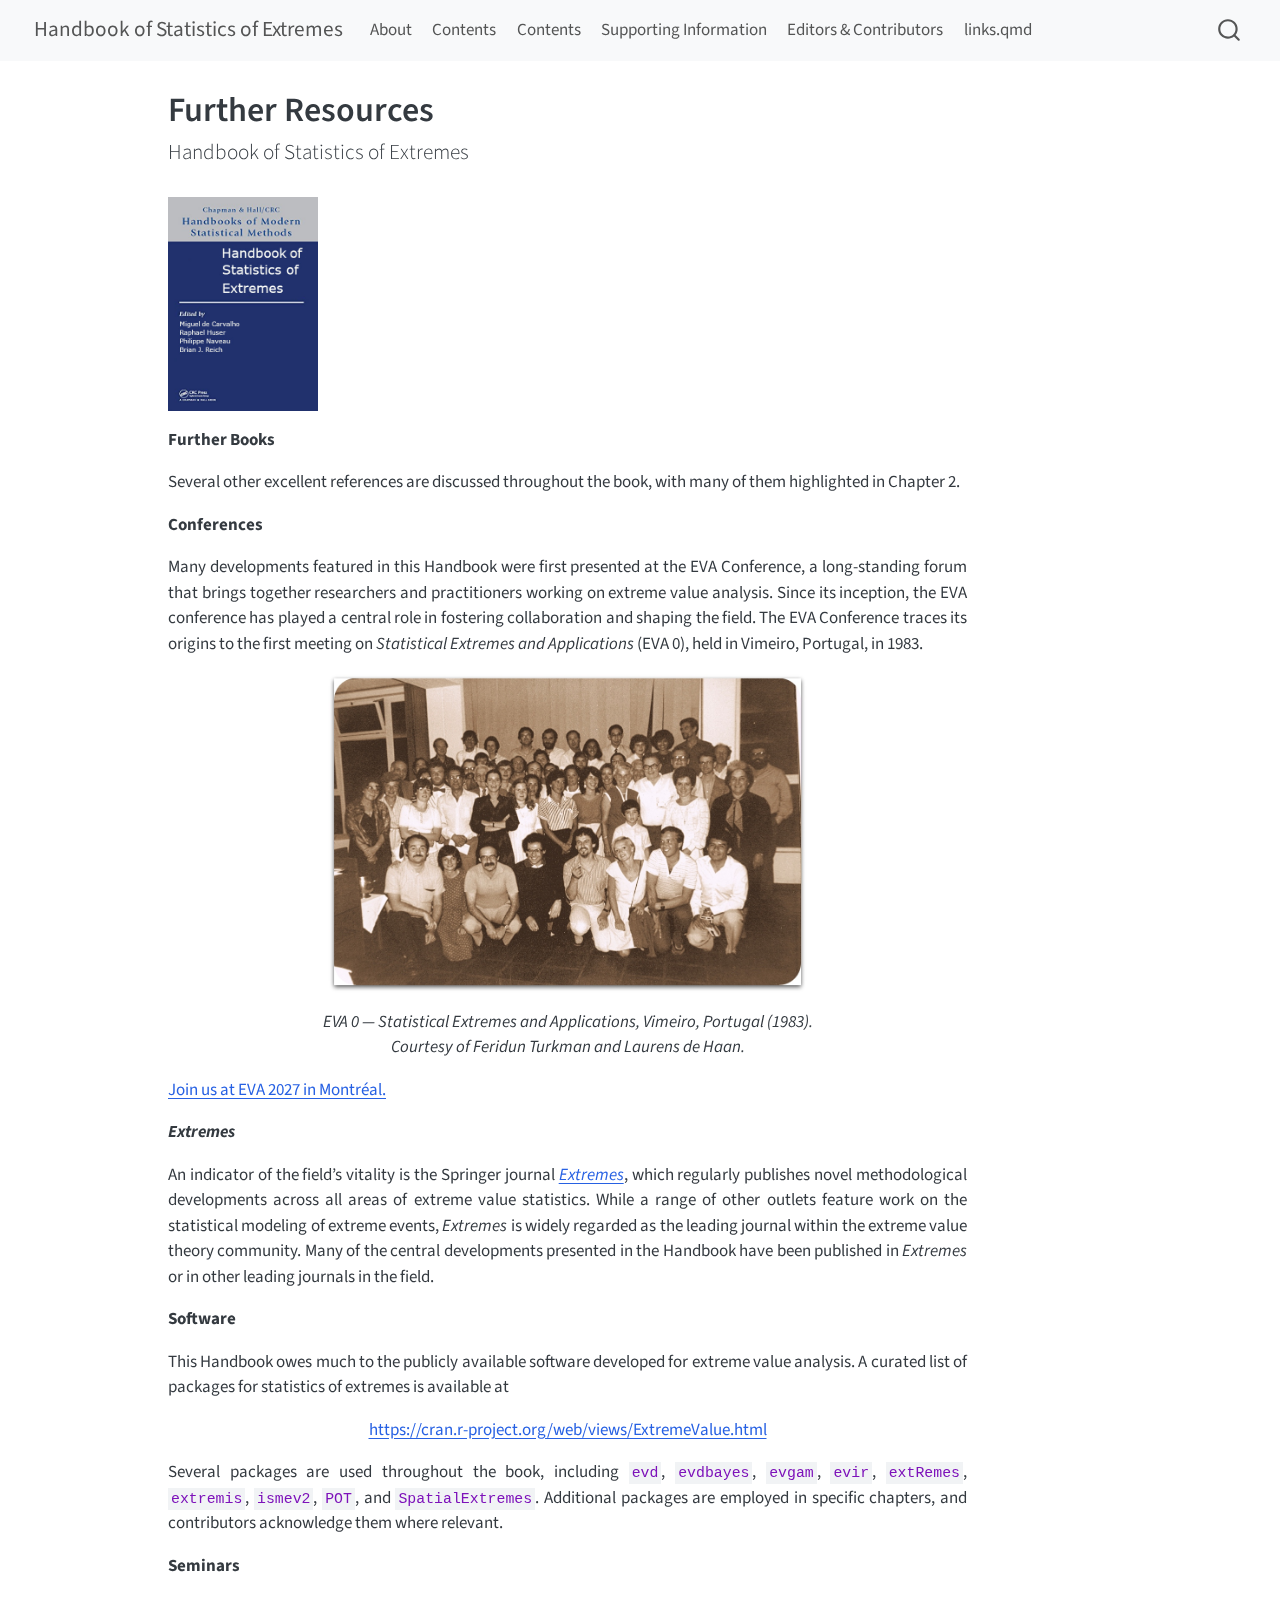
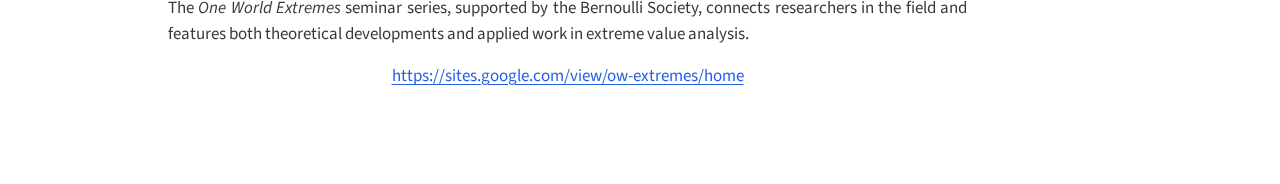
<file: docs/resources.html>
<!DOCTYPE html>
<html xmlns="http://www.w3.org/1999/xhtml" lang="en" xml:lang="en"><head>

<meta charset="utf-8">
<meta name="generator" content="quarto-1.8.25">

<meta name="viewport" content="width=device-width, initial-scale=1.0, user-scalable=yes">


<title>Further Resources – Handbook of Statistics of Extremes</title>
<style>
code{white-space: pre-wrap;}
span.smallcaps{font-variant: small-caps;}
div.columns{display: flex; gap: min(4vw, 1.5em);}
div.column{flex: auto; overflow-x: auto;}
div.hanging-indent{margin-left: 1.5em; text-indent: -1.5em;}
ul.task-list{list-style: none;}
ul.task-list li input[type="checkbox"] {
  width: 0.8em;
  margin: 0 0.8em 0.2em -1em; /* quarto-specific, see https://github.com/quarto-dev/quarto-cli/issues/4556 */ 
  vertical-align: middle;
}
</style>


<script src="site_libs/quarto-nav/quarto-nav.js"></script>
<script src="site_libs/quarto-nav/headroom.min.js"></script>
<script src="site_libs/clipboard/clipboard.min.js"></script>
<script src="site_libs/quarto-search/autocomplete.umd.js"></script>
<script src="site_libs/quarto-search/fuse.min.js"></script>
<script src="site_libs/quarto-search/quarto-search.js"></script>
<meta name="quarto:offset" content="./">
<script src="site_libs/quarto-html/quarto.js" type="module"></script>
<script src="site_libs/quarto-html/tabsets/tabsets.js" type="module"></script>
<script src="site_libs/quarto-html/axe/axe-check.js" type="module"></script>
<script src="site_libs/quarto-html/popper.min.js"></script>
<script src="site_libs/quarto-html/tippy.umd.min.js"></script>
<script src="site_libs/quarto-html/anchor.min.js"></script>
<link href="site_libs/quarto-html/tippy.css" rel="stylesheet">
<link href="site_libs/quarto-html/quarto-syntax-highlighting-7b89279ff1a6dce999919e0e67d4d9ec.css" rel="stylesheet" id="quarto-text-highlighting-styles">
<script src="site_libs/bootstrap/bootstrap.min.js"></script>
<link href="site_libs/bootstrap/bootstrap-icons.css" rel="stylesheet">
<link href="site_libs/bootstrap/bootstrap-5b4ad623e5705c0698d39aec6f10cf02.min.css" rel="stylesheet" append-hash="true" id="quarto-bootstrap" data-mode="light">
<script id="quarto-search-options" type="application/json">{
  "location": "navbar",
  "copy-button": false,
  "collapse-after": 3,
  "panel-placement": "end",
  "type": "overlay",
  "limit": 50,
  "keyboard-shortcut": [
    "f",
    "/",
    "s"
  ],
  "show-item-context": false,
  "language": {
    "search-no-results-text": "No results",
    "search-matching-documents-text": "matching documents",
    "search-copy-link-title": "Copy link to search",
    "search-hide-matches-text": "Hide additional matches",
    "search-more-match-text": "more match in this document",
    "search-more-matches-text": "more matches in this document",
    "search-clear-button-title": "Clear",
    "search-text-placeholder": "",
    "search-detached-cancel-button-title": "Cancel",
    "search-submit-button-title": "Submit",
    "search-label": "Search"
  }
}</script>


<link rel="stylesheet" href="styles.css">
</head>

<body class="nav-fixed quarto-light">

<div id="quarto-search-results"></div>
  <header id="quarto-header" class="headroom fixed-top">
    <nav class="navbar navbar-expand-lg " data-bs-theme="dark">
      <div class="navbar-container container-fluid">
      <div class="navbar-brand-container mx-auto">
    <a href="./index.html" class="navbar-brand navbar-brand-logo">
    </a>
    <a class="navbar-brand" href="./index.html">
    <span class="navbar-title">Handbook of Statistics of Extremes</span>
    </a>
  </div>
            <div id="quarto-search" class="" title="Search"></div>
          <button class="navbar-toggler" type="button" data-bs-toggle="collapse" data-bs-target="#navbarCollapse" aria-controls="navbarCollapse" role="menu" aria-expanded="false" aria-label="Toggle navigation" onclick="if (window.quartoToggleHeadroom) { window.quartoToggleHeadroom(); }">
  <span class="navbar-toggler-icon"></span>
</button>
          <div class="collapse navbar-collapse" id="navbarCollapse">
            <ul class="navbar-nav navbar-nav-scroll me-auto">
  <li class="nav-item">
    <a class="nav-link" href="./index.html"> 
<span class="menu-text">About</span></a>
  </li>  
  <li class="nav-item">
    <a class="nav-link" href="./contents.html"> 
<span class="menu-text">Contents</span></a>
  </li>  
  <li class="nav-item">
    <a class="nav-link" href="./codedata.html"> 
<span class="menu-text">Contents</span></a>
  </li>  
  <li class="nav-item">
    <a class="nav-link" href="./suppinfo.html"> 
<span class="menu-text">Supporting Information</span></a>
  </li>  
  <li class="nav-item">
    <a class="nav-link" href="./edicont.html"> 
<span class="menu-text">Editors &amp; Contributors</span></a>
  </li>  
  <li class="nav-item">
    <span class="nav-link">
<span class="menu-text">links.qmd</span>
    </span>
  </li>  
</ul>
          </div> <!-- /navcollapse -->
            <div class="quarto-navbar-tools">
</div>
      </div> <!-- /container-fluid -->
    </nav>
</header>
<!-- content -->
<div id="quarto-content" class="quarto-container page-columns page-rows-contents page-layout-article page-navbar">
<!-- sidebar -->
<!-- margin-sidebar -->
    <div id="quarto-margin-sidebar" class="sidebar margin-sidebar zindex-bottom">
        
    </div>
<!-- main -->
<main class="content" id="quarto-document-content">

<header id="title-block-header" class="quarto-title-block default">
<div class="quarto-title">
<h1 class="title">Further Resources</h1>
<p class="subtitle lead">Handbook of Statistics of Extremes</p>
</div>



<div class="quarto-title-meta">

    
  
    
  </div>
  


</header>


<div class="cell">
<style type="text/css">
.justify {
  text-align: justify !important
}
</style>
</div>
<p><img src="images/cover.jpg" class="img-fluid" width="150"></p>
<div class="handbook-banner">
<p>
</p><p><strong>Further Books</strong></p>
<div class="justify">
<p>Several other excellent references are discussed throughout the book, with many of them highlighted in Chapter 2.</p>
</div>
</div>
<div class="handbook-banner">
<p>
</p><p><strong>Conferences</strong></p>
<div class="justify">
<p>Many developments featured in this Handbook were first presented at the EVA Conference, a long-standing forum that brings together researchers and practitioners working on extreme value analysis. Since its inception, the EVA conference has played a central role in fostering collaboration and shaping the field. The EVA Conference traces its origins to the first meeting on <em>Statistical Extremes and Applications</em> (EVA 0), held in Vimeiro, Portugal, in 1983.</p>
</div>
<div style="text-align: center;">
<p><img src="images/vimeiro.jpg" class="img-fluid quarto-figure quarto-figure-center" style="width:60.0%"> <br> <em>EVA 0 — Statistical Extremes and Applications, Vimeiro, Portugal (1983).<br>
Courtesy of Feridun Turkman and Laurens de Haan.</em></p>
</div>
<a href="https://hecsciencesdecision.github.io/eva2027/">Join us at EVA 2027 in Montréal.</a>
</div>
<div class="handbook-banner">
<p>
</p><p><strong><em>Extremes</em></strong></p>
<div class="justify">
<p>An indicator of the field’s vitality is the Springer journal <a href="https://www.springer.com/journal/10687/"><em>Extremes</em></a>, which regularly publishes novel methodological developments across all areas of extreme value statistics. While a range of other outlets feature work on the statistical modeling of extreme events, <em>Extremes</em> is widely regarded as the leading journal within the extreme value theory community. Many of the central developments presented in the Handbook have been published in <em>Extremes</em> or in other leading journals in the field.</p>
</div>
</div>
<div class="handbook-banner">
<p>
</p><p><strong>Software</strong></p>
<div class="justify">
<p>This Handbook owes much to the publicly available software developed for extreme value analysis. A curated list of packages for statistics of extremes is available at</p>
</div>
<div style="text-align: center;">
<p><a href="https://cran.r-project.org/web/views/ExtremeValue.html">https://cran.r-project.org/web/views/ExtremeValue.html</a></p>
</div>
<div class="justify">
<p>Several packages are used throughout the book, including <code>evd</code>, <code>evdbayes</code>, <code>evgam</code>, <code>evir</code>, <code>extRemes</code>, <code>extremis</code>, <code>ismev2</code>, <code>POT</code>, and <code>SpatialExtremes</code>. Additional packages are employed in specific chapters, and contributors acknowledge them where relevant.</p>
</div>
</div>
<div class="handbook-banner">
<p>
</p><p><strong>Seminars</strong></p>
<div class="justify">
<p>The <em>One World Extremes</em> seminar series, supported by the Bernoulli Society, connects researchers in the field and features both theoretical developments and applied work in extreme value analysis.</p>
</div>
<div class="text-center">
<p><a href="https://sites.google.com/view/ow-extremes/home" class="uri">https://sites.google.com/view/ow-extremes/home</a></p>
</div>
</div>


</main></div>





 <!-- /main -->
<script id="quarto-html-after-body" type="application/javascript">
  window.document.addEventListener("DOMContentLoaded", function (event) {
    const icon = "";
    const anchorJS = new window.AnchorJS();
    anchorJS.options = {
      placement: 'right',
      icon: icon
    };
    anchorJS.add('.anchored');
    const isCodeAnnotation = (el) => {
      for (const clz of el.classList) {
        if (clz.startsWith('code-annotation-')) {                     
          return true;
        }
      }
      return false;
    }
    const onCopySuccess = function(e) {
      // button target
      const button = e.trigger;
      // don't keep focus
      button.blur();
      // flash "checked"
      button.classList.add('code-copy-button-checked');
      var currentTitle = button.getAttribute("title");
      button.setAttribute("title", "Copied!");
      let tooltip;
      if (window.bootstrap) {
        button.setAttribute("data-bs-toggle", "tooltip");
        button.setAttribute("data-bs-placement", "left");
        button.setAttribute("data-bs-title", "Copied!");
        tooltip = new bootstrap.Tooltip(button, 
          { trigger: "manual", 
            customClass: "code-copy-button-tooltip",
            offset: [0, -8]});
        tooltip.show();    
      }
      setTimeout(function() {
        if (tooltip) {
          tooltip.hide();
          button.removeAttribute("data-bs-title");
          button.removeAttribute("data-bs-toggle");
          button.removeAttribute("data-bs-placement");
        }
        button.setAttribute("title", currentTitle);
        button.classList.remove('code-copy-button-checked');
      }, 1000);
      // clear code selection
      e.clearSelection();
    }
    const getTextToCopy = function(trigger) {
      const outerScaffold = trigger.parentElement.cloneNode(true);
      const codeEl = outerScaffold.querySelector('code');
      for (const childEl of codeEl.children) {
        if (isCodeAnnotation(childEl)) {
          childEl.remove();
        }
      }
      return codeEl.innerText;
    }
    const clipboard = new window.ClipboardJS('.code-copy-button:not([data-in-quarto-modal])', {
      text: getTextToCopy
    });
    clipboard.on('success', onCopySuccess);
    if (window.document.getElementById('quarto-embedded-source-code-modal')) {
      const clipboardModal = new window.ClipboardJS('.code-copy-button[data-in-quarto-modal]', {
        text: getTextToCopy,
        container: window.document.getElementById('quarto-embedded-source-code-modal')
      });
      clipboardModal.on('success', onCopySuccess);
    }
      var localhostRegex = new RegExp(/^(?:http|https):\/\/localhost\:?[0-9]*\//);
      var mailtoRegex = new RegExp(/^mailto:/);
        var filterRegex = new RegExp('/' + window.location.host + '/');
      var isInternal = (href) => {
          return filterRegex.test(href) || localhostRegex.test(href) || mailtoRegex.test(href);
      }
      // Inspect non-navigation links and adorn them if external
     var links = window.document.querySelectorAll('a[href]:not(.nav-link):not(.navbar-brand):not(.toc-action):not(.sidebar-link):not(.sidebar-item-toggle):not(.pagination-link):not(.no-external):not([aria-hidden]):not(.dropdown-item):not(.quarto-navigation-tool):not(.about-link)');
      for (var i=0; i<links.length; i++) {
        const link = links[i];
        if (!isInternal(link.href)) {
          // undo the damage that might have been done by quarto-nav.js in the case of
          // links that we want to consider external
          if (link.dataset.originalHref !== undefined) {
            link.href = link.dataset.originalHref;
          }
        }
      }
    function tippyHover(el, contentFn, onTriggerFn, onUntriggerFn) {
      const config = {
        allowHTML: true,
        maxWidth: 500,
        delay: 100,
        arrow: false,
        appendTo: function(el) {
            return el.parentElement;
        },
        interactive: true,
        interactiveBorder: 10,
        theme: 'quarto',
        placement: 'bottom-start',
      };
      if (contentFn) {
        config.content = contentFn;
      }
      if (onTriggerFn) {
        config.onTrigger = onTriggerFn;
      }
      if (onUntriggerFn) {
        config.onUntrigger = onUntriggerFn;
      }
      window.tippy(el, config); 
    }
    const noterefs = window.document.querySelectorAll('a[role="doc-noteref"]');
    for (var i=0; i<noterefs.length; i++) {
      const ref = noterefs[i];
      tippyHover(ref, function() {
        // use id or data attribute instead here
        let href = ref.getAttribute('data-footnote-href') || ref.getAttribute('href');
        try { href = new URL(href).hash; } catch {}
        const id = href.replace(/^#\/?/, "");
        const note = window.document.getElementById(id);
        if (note) {
          return note.innerHTML;
        } else {
          return "";
        }
      });
    }
    const xrefs = window.document.querySelectorAll('a.quarto-xref');
    const processXRef = (id, note) => {
      // Strip column container classes
      const stripColumnClz = (el) => {
        el.classList.remove("page-full", "page-columns");
        if (el.children) {
          for (const child of el.children) {
            stripColumnClz(child);
          }
        }
      }
      stripColumnClz(note)
      if (id === null || id.startsWith('sec-')) {
        // Special case sections, only their first couple elements
        const container = document.createElement("div");
        if (note.children && note.children.length > 2) {
          container.appendChild(note.children[0].cloneNode(true));
          for (let i = 1; i < note.children.length; i++) {
            const child = note.children[i];
            if (child.tagName === "P" && child.innerText === "") {
              continue;
            } else {
              container.appendChild(child.cloneNode(true));
              break;
            }
          }
          if (window.Quarto?.typesetMath) {
            window.Quarto.typesetMath(container);
          }
          return container.innerHTML
        } else {
          if (window.Quarto?.typesetMath) {
            window.Quarto.typesetMath(note);
          }
          return note.innerHTML;
        }
      } else {
        // Remove any anchor links if they are present
        const anchorLink = note.querySelector('a.anchorjs-link');
        if (anchorLink) {
          anchorLink.remove();
        }
        if (window.Quarto?.typesetMath) {
          window.Quarto.typesetMath(note);
        }
        if (note.classList.contains("callout")) {
          return note.outerHTML;
        } else {
          return note.innerHTML;
        }
      }
    }
    for (var i=0; i<xrefs.length; i++) {
      const xref = xrefs[i];
      tippyHover(xref, undefined, function(instance) {
        instance.disable();
        let url = xref.getAttribute('href');
        let hash = undefined; 
        if (url.startsWith('#')) {
          hash = url;
        } else {
          try { hash = new URL(url).hash; } catch {}
        }
        if (hash) {
          const id = hash.replace(/^#\/?/, "");
          const note = window.document.getElementById(id);
          if (note !== null) {
            try {
              const html = processXRef(id, note.cloneNode(true));
              instance.setContent(html);
            } finally {
              instance.enable();
              instance.show();
            }
          } else {
            // See if we can fetch this
            fetch(url.split('#')[0])
            .then(res => res.text())
            .then(html => {
              const parser = new DOMParser();
              const htmlDoc = parser.parseFromString(html, "text/html");
              const note = htmlDoc.getElementById(id);
              if (note !== null) {
                const html = processXRef(id, note);
                instance.setContent(html);
              } 
            }).finally(() => {
              instance.enable();
              instance.show();
            });
          }
        } else {
          // See if we can fetch a full url (with no hash to target)
          // This is a special case and we should probably do some content thinning / targeting
          fetch(url)
          .then(res => res.text())
          .then(html => {
            const parser = new DOMParser();
            const htmlDoc = parser.parseFromString(html, "text/html");
            const note = htmlDoc.querySelector('main.content');
            if (note !== null) {
              // This should only happen for chapter cross references
              // (since there is no id in the URL)
              // remove the first header
              if (note.children.length > 0 && note.children[0].tagName === "HEADER") {
                note.children[0].remove();
              }
              const html = processXRef(null, note);
              instance.setContent(html);
            } 
          }).finally(() => {
            instance.enable();
            instance.show();
          });
        }
      }, function(instance) {
      });
    }
        let selectedAnnoteEl;
        const selectorForAnnotation = ( cell, annotation) => {
          let cellAttr = 'data-code-cell="' + cell + '"';
          let lineAttr = 'data-code-annotation="' +  annotation + '"';
          const selector = 'span[' + cellAttr + '][' + lineAttr + ']';
          return selector;
        }
        const selectCodeLines = (annoteEl) => {
          const doc = window.document;
          const targetCell = annoteEl.getAttribute("data-target-cell");
          const targetAnnotation = annoteEl.getAttribute("data-target-annotation");
          const annoteSpan = window.document.querySelector(selectorForAnnotation(targetCell, targetAnnotation));
          const lines = annoteSpan.getAttribute("data-code-lines").split(",");
          const lineIds = lines.map((line) => {
            return targetCell + "-" + line;
          })
          let top = null;
          let height = null;
          let parent = null;
          if (lineIds.length > 0) {
              //compute the position of the single el (top and bottom and make a div)
              const el = window.document.getElementById(lineIds[0]);
              top = el.offsetTop;
              height = el.offsetHeight;
              parent = el.parentElement.parentElement;
            if (lineIds.length > 1) {
              const lastEl = window.document.getElementById(lineIds[lineIds.length - 1]);
              const bottom = lastEl.offsetTop + lastEl.offsetHeight;
              height = bottom - top;
            }
            if (top !== null && height !== null && parent !== null) {
              // cook up a div (if necessary) and position it 
              let div = window.document.getElementById("code-annotation-line-highlight");
              if (div === null) {
                div = window.document.createElement("div");
                div.setAttribute("id", "code-annotation-line-highlight");
                div.style.position = 'absolute';
                parent.appendChild(div);
              }
              div.style.top = top - 2 + "px";
              div.style.height = height + 4 + "px";
              div.style.left = 0;
              let gutterDiv = window.document.getElementById("code-annotation-line-highlight-gutter");
              if (gutterDiv === null) {
                gutterDiv = window.document.createElement("div");
                gutterDiv.setAttribute("id", "code-annotation-line-highlight-gutter");
                gutterDiv.style.position = 'absolute';
                const codeCell = window.document.getElementById(targetCell);
                const gutter = codeCell.querySelector('.code-annotation-gutter');
                gutter.appendChild(gutterDiv);
              }
              gutterDiv.style.top = top - 2 + "px";
              gutterDiv.style.height = height + 4 + "px";
            }
            selectedAnnoteEl = annoteEl;
          }
        };
        const unselectCodeLines = () => {
          const elementsIds = ["code-annotation-line-highlight", "code-annotation-line-highlight-gutter"];
          elementsIds.forEach((elId) => {
            const div = window.document.getElementById(elId);
            if (div) {
              div.remove();
            }
          });
          selectedAnnoteEl = undefined;
        };
          // Handle positioning of the toggle
      window.addEventListener(
        "resize",
        throttle(() => {
          elRect = undefined;
          if (selectedAnnoteEl) {
            selectCodeLines(selectedAnnoteEl);
          }
        }, 10)
      );
      function throttle(fn, ms) {
      let throttle = false;
      let timer;
        return (...args) => {
          if(!throttle) { // first call gets through
              fn.apply(this, args);
              throttle = true;
          } else { // all the others get throttled
              if(timer) clearTimeout(timer); // cancel #2
              timer = setTimeout(() => {
                fn.apply(this, args);
                timer = throttle = false;
              }, ms);
          }
        };
      }
        // Attach click handler to the DT
        const annoteDls = window.document.querySelectorAll('dt[data-target-cell]');
        for (const annoteDlNode of annoteDls) {
          annoteDlNode.addEventListener('click', (event) => {
            const clickedEl = event.target;
            if (clickedEl !== selectedAnnoteEl) {
              unselectCodeLines();
              const activeEl = window.document.querySelector('dt[data-target-cell].code-annotation-active');
              if (activeEl) {
                activeEl.classList.remove('code-annotation-active');
              }
              selectCodeLines(clickedEl);
              clickedEl.classList.add('code-annotation-active');
            } else {
              // Unselect the line
              unselectCodeLines();
              clickedEl.classList.remove('code-annotation-active');
            }
          });
        }
    const findCites = (el) => {
      const parentEl = el.parentElement;
      if (parentEl) {
        const cites = parentEl.dataset.cites;
        if (cites) {
          return {
            el,
            cites: cites.split(' ')
          };
        } else {
          return findCites(el.parentElement)
        }
      } else {
        return undefined;
      }
    };
    var bibliorefs = window.document.querySelectorAll('a[role="doc-biblioref"]');
    for (var i=0; i<bibliorefs.length; i++) {
      const ref = bibliorefs[i];
      const citeInfo = findCites(ref);
      if (citeInfo) {
        tippyHover(citeInfo.el, function() {
          var popup = window.document.createElement('div');
          citeInfo.cites.forEach(function(cite) {
            var citeDiv = window.document.createElement('div');
            citeDiv.classList.add('hanging-indent');
            citeDiv.classList.add('csl-entry');
            var biblioDiv = window.document.getElementById('ref-' + cite);
            if (biblioDiv) {
              citeDiv.innerHTML = biblioDiv.innerHTML;
            }
            popup.appendChild(citeDiv);
          });
          return popup.innerHTML;
        });
      }
    }
  });
  </script>
 <!-- /content -->




</body></html>
</file>
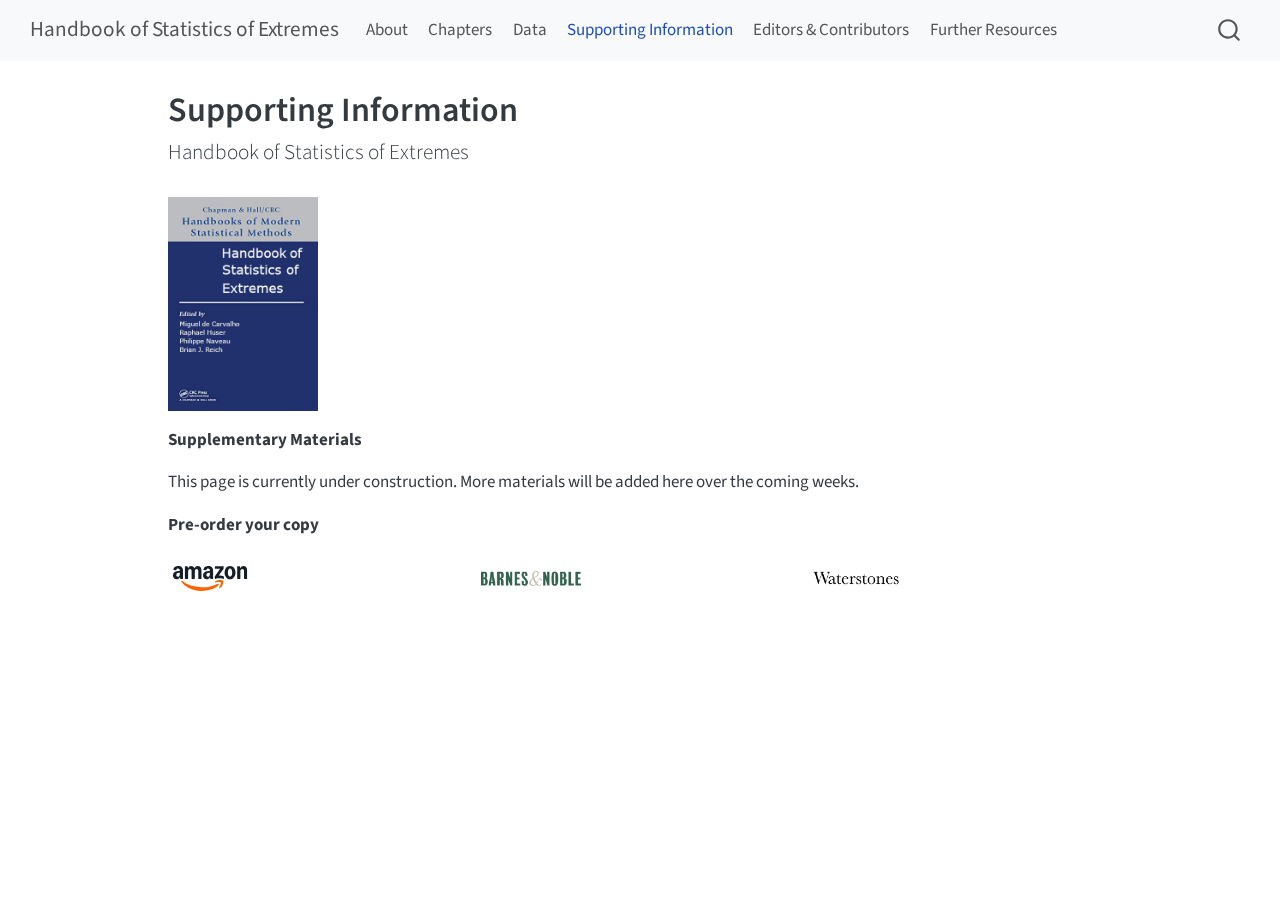
<file: docs/suppinfo.html>
<!DOCTYPE html>
<html xmlns="http://www.w3.org/1999/xhtml" lang="en" xml:lang="en"><head>

<meta charset="utf-8">
<meta name="generator" content="quarto-1.8.26">

<meta name="viewport" content="width=device-width, initial-scale=1.0, user-scalable=yes">


<title>Supporting Information – Handbook of Statistics of Extremes</title>
<style>
code{white-space: pre-wrap;}
span.smallcaps{font-variant: small-caps;}
div.columns{display: flex; gap: min(4vw, 1.5em);}
div.column{flex: auto; overflow-x: auto;}
div.hanging-indent{margin-left: 1.5em; text-indent: -1.5em;}
ul.task-list{list-style: none;}
ul.task-list li input[type="checkbox"] {
  width: 0.8em;
  margin: 0 0.8em 0.2em -1em; /* quarto-specific, see https://github.com/quarto-dev/quarto-cli/issues/4556 */ 
  vertical-align: middle;
}
</style>


<script src="site_libs/quarto-nav/quarto-nav.js"></script>
<script src="site_libs/quarto-nav/headroom.min.js"></script>
<script src="site_libs/clipboard/clipboard.min.js"></script>
<script src="site_libs/quarto-search/autocomplete.umd.js"></script>
<script src="site_libs/quarto-search/fuse.min.js"></script>
<script src="site_libs/quarto-search/quarto-search.js"></script>
<meta name="quarto:offset" content="./">
<script src="site_libs/quarto-html/quarto.js" type="module"></script>
<script src="site_libs/quarto-html/tabsets/tabsets.js" type="module"></script>
<script src="site_libs/quarto-html/axe/axe-check.js" type="module"></script>
<script src="site_libs/quarto-html/popper.min.js"></script>
<script src="site_libs/quarto-html/tippy.umd.min.js"></script>
<script src="site_libs/quarto-html/anchor.min.js"></script>
<link href="site_libs/quarto-html/tippy.css" rel="stylesheet">
<link href="site_libs/quarto-html/quarto-syntax-highlighting-587c61ba64f3a5504c4d52d930310e48.css" rel="stylesheet" id="quarto-text-highlighting-styles">
<script src="site_libs/bootstrap/bootstrap.min.js"></script>
<link href="site_libs/bootstrap/bootstrap-icons.css" rel="stylesheet">
<link href="site_libs/bootstrap/bootstrap-5b4ad623e5705c0698d39aec6f10cf02.min.css" rel="stylesheet" append-hash="true" id="quarto-bootstrap" data-mode="light">
<script id="quarto-search-options" type="application/json">{
  "location": "navbar",
  "copy-button": false,
  "collapse-after": 3,
  "panel-placement": "end",
  "type": "overlay",
  "limit": 50,
  "keyboard-shortcut": [
    "f",
    "/",
    "s"
  ],
  "show-item-context": false,
  "language": {
    "search-no-results-text": "No results",
    "search-matching-documents-text": "matching documents",
    "search-copy-link-title": "Copy link to search",
    "search-hide-matches-text": "Hide additional matches",
    "search-more-match-text": "more match in this document",
    "search-more-matches-text": "more matches in this document",
    "search-clear-button-title": "Clear",
    "search-text-placeholder": "",
    "search-detached-cancel-button-title": "Cancel",
    "search-submit-button-title": "Submit",
    "search-label": "Search"
  }
}</script>


<link rel="stylesheet" href="styles.css">
</head>

<body class="nav-fixed quarto-light">

<div id="quarto-search-results"></div>
  <header id="quarto-header" class="headroom fixed-top">
    <nav class="navbar navbar-expand-lg " data-bs-theme="dark">
      <div class="navbar-container container-fluid">
      <div class="navbar-brand-container mx-auto">
    <a class="navbar-brand" href="./index.html">
    <span class="navbar-title">Handbook of Statistics of Extremes</span>
    </a>
  </div>
            <div id="quarto-search" class="" title="Search"></div>
          <button class="navbar-toggler" type="button" data-bs-toggle="collapse" data-bs-target="#navbarCollapse" aria-controls="navbarCollapse" role="menu" aria-expanded="false" aria-label="Toggle navigation" onclick="if (window.quartoToggleHeadroom) { window.quartoToggleHeadroom(); }">
  <span class="navbar-toggler-icon"></span>
</button>
          <div class="collapse navbar-collapse" id="navbarCollapse">
            <ul class="navbar-nav navbar-nav-scroll me-auto">
  <li class="nav-item">
    <a class="nav-link" href="./index.html"> 
<span class="menu-text">About</span></a>
  </li>  
  <li class="nav-item">
    <a class="nav-link" href="./contents.html"> 
<span class="menu-text">Chapters</span></a>
  </li>  
  <li class="nav-item">
    <a class="nav-link" href="./data.html"> 
<span class="menu-text">Data</span></a>
  </li>  
  <li class="nav-item">
    <a class="nav-link active" href="./suppinfo.html" aria-current="page"> 
<span class="menu-text">Supporting Information</span></a>
  </li>  
  <li class="nav-item">
    <a class="nav-link" href="./edicont.html"> 
<span class="menu-text">Editors &amp; Contributors</span></a>
  </li>  
  <li class="nav-item">
    <a class="nav-link" href="./links.html"> 
<span class="menu-text">Further Resources</span></a>
  </li>  
</ul>
          </div> <!-- /navcollapse -->
            <div class="quarto-navbar-tools">
</div>
      </div> <!-- /container-fluid -->
    </nav>
</header>
<!-- content -->
<div id="quarto-content" class="quarto-container page-columns page-rows-contents page-layout-article page-navbar">
<!-- sidebar -->
<!-- margin-sidebar -->
    <div id="quarto-margin-sidebar" class="sidebar margin-sidebar zindex-bottom">
        
    </div>
<!-- main -->
<main class="content" id="quarto-document-content">

<header id="title-block-header" class="quarto-title-block default">
<div class="quarto-title">
<h1 class="title">Supporting Information</h1>
<p class="subtitle lead">Handbook of Statistics of Extremes</p>
</div>



<div class="quarto-title-meta">

    
  
    
  </div>
  


</header>


<p><img src="images/cover.jpg" class="img-fluid" width="150"></p>
<div class="handbook-banner">
<p>
</p><p><strong>Supplementary Materials</strong></p>
<div class="justify">
<p>This page is currently under construction. More materials will be added here over the coming weeks.</p>
</div>
</div>
<div class="handbook-banner">
<p>
</p><p><strong>Pre-order your copy</strong> <br></p>
<a href="https://www.amazon.com/Handbook-Statistics-Extremes-Handbooks-Statistical/dp/1032519800" style="margin-left: 5px;margin-right: 225px"><img src="images/amazon.svg" width="75px" alt="Pre-order on Amazon"></a>

<a href="https://www.barnesandnoble.com/w/handbook-of-statistics-of-extremes-miguel-de-carvalho/1148829252" style="margin-left: 5px;margin-right: 225px"><img src="images/barnes.png" width="100px" alt="Pre-order on Barnes &amp; Noble"></a>

<a href="https://www.waterstones.com/book/handbook-of-statistics-of-extremes/miguel-de-carvalho/rapha-l-huser/9781032519807"><img src="images/waterstones.png" width="100px" alt="Pre-order on Waterstones" style="margin-left: -3px"></a>
<p></p>
</div>


</main></div>

 <!-- /main -->
<script id="quarto-html-after-body" type="application/javascript">
  window.document.addEventListener("DOMContentLoaded", function (event) {
    const icon = "";
    const anchorJS = new window.AnchorJS();
    anchorJS.options = {
      placement: 'right',
      icon: icon
    };
    anchorJS.add('.anchored');
    const isCodeAnnotation = (el) => {
      for (const clz of el.classList) {
        if (clz.startsWith('code-annotation-')) {                     
          return true;
        }
      }
      return false;
    }
    const onCopySuccess = function(e) {
      // button target
      const button = e.trigger;
      // don't keep focus
      button.blur();
      // flash "checked"
      button.classList.add('code-copy-button-checked');
      var currentTitle = button.getAttribute("title");
      button.setAttribute("title", "Copied!");
      let tooltip;
      if (window.bootstrap) {
        button.setAttribute("data-bs-toggle", "tooltip");
        button.setAttribute("data-bs-placement", "left");
        button.setAttribute("data-bs-title", "Copied!");
        tooltip = new bootstrap.Tooltip(button, 
          { trigger: "manual", 
            customClass: "code-copy-button-tooltip",
            offset: [0, -8]});
        tooltip.show();    
      }
      setTimeout(function() {
        if (tooltip) {
          tooltip.hide();
          button.removeAttribute("data-bs-title");
          button.removeAttribute("data-bs-toggle");
          button.removeAttribute("data-bs-placement");
        }
        button.setAttribute("title", currentTitle);
        button.classList.remove('code-copy-button-checked');
      }, 1000);
      // clear code selection
      e.clearSelection();
    }
    const getTextToCopy = function(trigger) {
      const outerScaffold = trigger.parentElement.cloneNode(true);
      const codeEl = outerScaffold.querySelector('code');
      for (const childEl of codeEl.children) {
        if (isCodeAnnotation(childEl)) {
          childEl.remove();
        }
      }
      return codeEl.innerText;
    }
    const clipboard = new window.ClipboardJS('.code-copy-button:not([data-in-quarto-modal])', {
      text: getTextToCopy
    });
    clipboard.on('success', onCopySuccess);
    if (window.document.getElementById('quarto-embedded-source-code-modal')) {
      const clipboardModal = new window.ClipboardJS('.code-copy-button[data-in-quarto-modal]', {
        text: getTextToCopy,
        container: window.document.getElementById('quarto-embedded-source-code-modal')
      });
      clipboardModal.on('success', onCopySuccess);
    }
      var localhostRegex = new RegExp(/^(?:http|https):\/\/localhost\:?[0-9]*\//);
      var mailtoRegex = new RegExp(/^mailto:/);
        var filterRegex = new RegExp('/' + window.location.host + '/');
      var isInternal = (href) => {
          return filterRegex.test(href) || localhostRegex.test(href) || mailtoRegex.test(href);
      }
      // Inspect non-navigation links and adorn them if external
     var links = window.document.querySelectorAll('a[href]:not(.nav-link):not(.navbar-brand):not(.toc-action):not(.sidebar-link):not(.sidebar-item-toggle):not(.pagination-link):not(.no-external):not([aria-hidden]):not(.dropdown-item):not(.quarto-navigation-tool):not(.about-link)');
      for (var i=0; i<links.length; i++) {
        const link = links[i];
        if (!isInternal(link.href)) {
          // undo the damage that might have been done by quarto-nav.js in the case of
          // links that we want to consider external
          if (link.dataset.originalHref !== undefined) {
            link.href = link.dataset.originalHref;
          }
        }
      }
    function tippyHover(el, contentFn, onTriggerFn, onUntriggerFn) {
      const config = {
        allowHTML: true,
        maxWidth: 500,
        delay: 100,
        arrow: false,
        appendTo: function(el) {
            return el.parentElement;
        },
        interactive: true,
        interactiveBorder: 10,
        theme: 'quarto',
        placement: 'bottom-start',
      };
      if (contentFn) {
        config.content = contentFn;
      }
      if (onTriggerFn) {
        config.onTrigger = onTriggerFn;
      }
      if (onUntriggerFn) {
        config.onUntrigger = onUntriggerFn;
      }
      window.tippy(el, config); 
    }
    const noterefs = window.document.querySelectorAll('a[role="doc-noteref"]');
    for (var i=0; i<noterefs.length; i++) {
      const ref = noterefs[i];
      tippyHover(ref, function() {
        // use id or data attribute instead here
        let href = ref.getAttribute('data-footnote-href') || ref.getAttribute('href');
        try { href = new URL(href).hash; } catch {}
        const id = href.replace(/^#\/?/, "");
        const note = window.document.getElementById(id);
        if (note) {
          return note.innerHTML;
        } else {
          return "";
        }
      });
    }
    const xrefs = window.document.querySelectorAll('a.quarto-xref');
    const processXRef = (id, note) => {
      // Strip column container classes
      const stripColumnClz = (el) => {
        el.classList.remove("page-full", "page-columns");
        if (el.children) {
          for (const child of el.children) {
            stripColumnClz(child);
          }
        }
      }
      stripColumnClz(note)
      if (id === null || id.startsWith('sec-')) {
        // Special case sections, only their first couple elements
        const container = document.createElement("div");
        if (note.children && note.children.length > 2) {
          container.appendChild(note.children[0].cloneNode(true));
          for (let i = 1; i < note.children.length; i++) {
            const child = note.children[i];
            if (child.tagName === "P" && child.innerText === "") {
              continue;
            } else {
              container.appendChild(child.cloneNode(true));
              break;
            }
          }
          if (window.Quarto?.typesetMath) {
            window.Quarto.typesetMath(container);
          }
          return container.innerHTML
        } else {
          if (window.Quarto?.typesetMath) {
            window.Quarto.typesetMath(note);
          }
          return note.innerHTML;
        }
      } else {
        // Remove any anchor links if they are present
        const anchorLink = note.querySelector('a.anchorjs-link');
        if (anchorLink) {
          anchorLink.remove();
        }
        if (window.Quarto?.typesetMath) {
          window.Quarto.typesetMath(note);
        }
        if (note.classList.contains("callout")) {
          return note.outerHTML;
        } else {
          return note.innerHTML;
        }
      }
    }
    for (var i=0; i<xrefs.length; i++) {
      const xref = xrefs[i];
      tippyHover(xref, undefined, function(instance) {
        instance.disable();
        let url = xref.getAttribute('href');
        let hash = undefined; 
        if (url.startsWith('#')) {
          hash = url;
        } else {
          try { hash = new URL(url).hash; } catch {}
        }
        if (hash) {
          const id = hash.replace(/^#\/?/, "");
          const note = window.document.getElementById(id);
          if (note !== null) {
            try {
              const html = processXRef(id, note.cloneNode(true));
              instance.setContent(html);
            } finally {
              instance.enable();
              instance.show();
            }
          } else {
            // See if we can fetch this
            fetch(url.split('#')[0])
            .then(res => res.text())
            .then(html => {
              const parser = new DOMParser();
              const htmlDoc = parser.parseFromString(html, "text/html");
              const note = htmlDoc.getElementById(id);
              if (note !== null) {
                const html = processXRef(id, note);
                instance.setContent(html);
              } 
            }).finally(() => {
              instance.enable();
              instance.show();
            });
          }
        } else {
          // See if we can fetch a full url (with no hash to target)
          // This is a special case and we should probably do some content thinning / targeting
          fetch(url)
          .then(res => res.text())
          .then(html => {
            const parser = new DOMParser();
            const htmlDoc = parser.parseFromString(html, "text/html");
            const note = htmlDoc.querySelector('main.content');
            if (note !== null) {
              // This should only happen for chapter cross references
              // (since there is no id in the URL)
              // remove the first header
              if (note.children.length > 0 && note.children[0].tagName === "HEADER") {
                note.children[0].remove();
              }
              const html = processXRef(null, note);
              instance.setContent(html);
            } 
          }).finally(() => {
            instance.enable();
            instance.show();
          });
        }
      }, function(instance) {
      });
    }
        let selectedAnnoteEl;
        const selectorForAnnotation = ( cell, annotation) => {
          let cellAttr = 'data-code-cell="' + cell + '"';
          let lineAttr = 'data-code-annotation="' +  annotation + '"';
          const selector = 'span[' + cellAttr + '][' + lineAttr + ']';
          return selector;
        }
        const selectCodeLines = (annoteEl) => {
          const doc = window.document;
          const targetCell = annoteEl.getAttribute("data-target-cell");
          const targetAnnotation = annoteEl.getAttribute("data-target-annotation");
          const annoteSpan = window.document.querySelector(selectorForAnnotation(targetCell, targetAnnotation));
          const lines = annoteSpan.getAttribute("data-code-lines").split(",");
          const lineIds = lines.map((line) => {
            return targetCell + "-" + line;
          })
          let top = null;
          let height = null;
          let parent = null;
          if (lineIds.length > 0) {
              //compute the position of the single el (top and bottom and make a div)
              const el = window.document.getElementById(lineIds[0]);
              top = el.offsetTop;
              height = el.offsetHeight;
              parent = el.parentElement.parentElement;
            if (lineIds.length > 1) {
              const lastEl = window.document.getElementById(lineIds[lineIds.length - 1]);
              const bottom = lastEl.offsetTop + lastEl.offsetHeight;
              height = bottom - top;
            }
            if (top !== null && height !== null && parent !== null) {
              // cook up a div (if necessary) and position it 
              let div = window.document.getElementById("code-annotation-line-highlight");
              if (div === null) {
                div = window.document.createElement("div");
                div.setAttribute("id", "code-annotation-line-highlight");
                div.style.position = 'absolute';
                parent.appendChild(div);
              }
              div.style.top = top - 2 + "px";
              div.style.height = height + 4 + "px";
              div.style.left = 0;
              let gutterDiv = window.document.getElementById("code-annotation-line-highlight-gutter");
              if (gutterDiv === null) {
                gutterDiv = window.document.createElement("div");
                gutterDiv.setAttribute("id", "code-annotation-line-highlight-gutter");
                gutterDiv.style.position = 'absolute';
                const codeCell = window.document.getElementById(targetCell);
                const gutter = codeCell.querySelector('.code-annotation-gutter');
                gutter.appendChild(gutterDiv);
              }
              gutterDiv.style.top = top - 2 + "px";
              gutterDiv.style.height = height + 4 + "px";
            }
            selectedAnnoteEl = annoteEl;
          }
        };
        const unselectCodeLines = () => {
          const elementsIds = ["code-annotation-line-highlight", "code-annotation-line-highlight-gutter"];
          elementsIds.forEach((elId) => {
            const div = window.document.getElementById(elId);
            if (div) {
              div.remove();
            }
          });
          selectedAnnoteEl = undefined;
        };
          // Handle positioning of the toggle
      window.addEventListener(
        "resize",
        throttle(() => {
          elRect = undefined;
          if (selectedAnnoteEl) {
            selectCodeLines(selectedAnnoteEl);
          }
        }, 10)
      );
      function throttle(fn, ms) {
      let throttle = false;
      let timer;
        return (...args) => {
          if(!throttle) { // first call gets through
              fn.apply(this, args);
              throttle = true;
          } else { // all the others get throttled
              if(timer) clearTimeout(timer); // cancel #2
              timer = setTimeout(() => {
                fn.apply(this, args);
                timer = throttle = false;
              }, ms);
          }
        };
      }
        // Attach click handler to the DT
        const annoteDls = window.document.querySelectorAll('dt[data-target-cell]');
        for (const annoteDlNode of annoteDls) {
          annoteDlNode.addEventListener('click', (event) => {
            const clickedEl = event.target;
            if (clickedEl !== selectedAnnoteEl) {
              unselectCodeLines();
              const activeEl = window.document.querySelector('dt[data-target-cell].code-annotation-active');
              if (activeEl) {
                activeEl.classList.remove('code-annotation-active');
              }
              selectCodeLines(clickedEl);
              clickedEl.classList.add('code-annotation-active');
            } else {
              // Unselect the line
              unselectCodeLines();
              clickedEl.classList.remove('code-annotation-active');
            }
          });
        }
    const findCites = (el) => {
      const parentEl = el.parentElement;
      if (parentEl) {
        const cites = parentEl.dataset.cites;
        if (cites) {
          return {
            el,
            cites: cites.split(' ')
          };
        } else {
          return findCites(el.parentElement)
        }
      } else {
        return undefined;
      }
    };
    var bibliorefs = window.document.querySelectorAll('a[role="doc-biblioref"]');
    for (var i=0; i<bibliorefs.length; i++) {
      const ref = bibliorefs[i];
      const citeInfo = findCites(ref);
      if (citeInfo) {
        tippyHover(citeInfo.el, function() {
          var popup = window.document.createElement('div');
          citeInfo.cites.forEach(function(cite) {
            var citeDiv = window.document.createElement('div');
            citeDiv.classList.add('hanging-indent');
            citeDiv.classList.add('csl-entry');
            var biblioDiv = window.document.getElementById('ref-' + cite);
            if (biblioDiv) {
              citeDiv.innerHTML = biblioDiv.innerHTML;
            }
            popup.appendChild(citeDiv);
          });
          return popup.innerHTML;
        });
      }
    }
  });
  </script>
 <!-- /content -->




</body></html>
</file>
<file: _site/site_libs/quarto-html/tippy.css>
.tippy-box[data-animation=fade][data-state=hidden]{opacity:0}[data-tippy-root]{max-width:calc(100vw - 10px)}.tippy-box{position:relative;background-color:#333;color:#fff;border-radius:4px;font-size:14px;line-height:1.4;white-space:normal;outline:0;transition-property:transform,visibility,opacity}.tippy-box[data-placement^=top]>.tippy-arrow{bottom:0}.tippy-box[data-placement^=top]>.tippy-arrow:before{bottom:-7px;left:0;border-width:8px 8px 0;border-top-color:initial;transform-origin:center top}.tippy-box[data-placement^=bottom]>.tippy-arrow{top:0}.tippy-box[data-placement^=bottom]>.tippy-arrow:before{top:-7px;left:0;border-width:0 8px 8px;border-bottom-color:initial;transform-origin:center bottom}.tippy-box[data-placement^=left]>.tippy-arrow{right:0}.tippy-box[data-placement^=left]>.tippy-arrow:before{border-width:8px 0 8px 8px;border-left-color:initial;right:-7px;transform-origin:center left}.tippy-box[data-placement^=right]>.tippy-arrow{left:0}.tippy-box[data-placement^=right]>.tippy-arrow:before{left:-7px;border-width:8px 8px 8px 0;border-right-color:initial;transform-origin:center right}.tippy-box[data-inertia][data-state=visible]{transition-timing-function:cubic-bezier(.54,1.5,.38,1.11)}.tippy-arrow{width:16px;height:16px;color:#333}.tippy-arrow:before{content:"";position:absolute;border-color:transparent;border-style:solid}.tippy-content{position:relative;padding:5px 9px;z-index:1}
</file>
<file: _site/site_libs/quarto-html/quarto-syntax-highlighting.css>
/* quarto syntax highlight colors */
:root {
  --quarto-hl-ot-color: #003B4F;
  --quarto-hl-at-color: #657422;
  --quarto-hl-ss-color: #20794D;
  --quarto-hl-an-color: #5E5E5E;
  --quarto-hl-fu-color: #4758AB;
  --quarto-hl-st-color: #20794D;
  --quarto-hl-cf-color: #003B4F;
  --quarto-hl-op-color: #5E5E5E;
  --quarto-hl-er-color: #AD0000;
  --quarto-hl-bn-color: #AD0000;
  --quarto-hl-al-color: #AD0000;
  --quarto-hl-va-color: #111111;
  --quarto-hl-bu-color: inherit;
  --quarto-hl-ex-color: inherit;
  --quarto-hl-pp-color: #AD0000;
  --quarto-hl-in-color: #5E5E5E;
  --quarto-hl-vs-color: #20794D;
  --quarto-hl-wa-color: #5E5E5E;
  --quarto-hl-do-color: #5E5E5E;
  --quarto-hl-im-color: #00769E;
  --quarto-hl-ch-color: #20794D;
  --quarto-hl-dt-color: #AD0000;
  --quarto-hl-fl-color: #AD0000;
  --quarto-hl-co-color: #5E5E5E;
  --quarto-hl-cv-color: #5E5E5E;
  --quarto-hl-cn-color: #8f5902;
  --quarto-hl-sc-color: #5E5E5E;
  --quarto-hl-dv-color: #AD0000;
  --quarto-hl-kw-color: #003B4F;
}

/* other quarto variables */
:root {
  --quarto-font-monospace: SFMono-Regular, Menlo, Monaco, Consolas, "Liberation Mono", "Courier New", monospace;
}

pre > code.sourceCode > span {
  color: #003B4F;
}

code span {
  color: #003B4F;
}

code.sourceCode > span {
  color: #003B4F;
}

div.sourceCode,
div.sourceCode pre.sourceCode {
  color: #003B4F;
}

code span.ot {
  color: #003B4F;
  font-style: inherit;
}

code span.at {
  color: #657422;
  font-style: inherit;
}

code span.ss {
  color: #20794D;
  font-style: inherit;
}

code span.an {
  color: #5E5E5E;
  font-style: inherit;
}

code span.fu {
  color: #4758AB;
  font-style: inherit;
}

code span.st {
  color: #20794D;
  font-style: inherit;
}

code span.cf {
  color: #003B4F;
  font-style: inherit;
}

code span.op {
  color: #5E5E5E;
  font-style: inherit;
}

code span.er {
  color: #AD0000;
  font-style: inherit;
}

code span.bn {
  color: #AD0000;
  font-style: inherit;
}

code span.al {
  color: #AD0000;
  font-style: inherit;
}

code span.va {
  color: #111111;
  font-style: inherit;
}

code span.bu {
  font-style: inherit;
}

code span.ex {
  font-style: inherit;
}

code span.pp {
  color: #AD0000;
  font-style: inherit;
}

code span.in {
  color: #5E5E5E;
  font-style: inherit;
}

code span.vs {
  color: #20794D;
  font-style: inherit;
}

code span.wa {
  color: #5E5E5E;
  font-style: italic;
}

code span.do {
  color: #5E5E5E;
  font-style: italic;
}

code span.im {
  color: #00769E;
  font-style: inherit;
}

code span.ch {
  color: #20794D;
  font-style: inherit;
}

code span.dt {
  color: #AD0000;
  font-style: inherit;
}

code span.fl {
  color: #AD0000;
  font-style: inherit;
}

code span.co {
  color: #5E5E5E;
  font-style: inherit;
}

code span.cv {
  color: #5E5E5E;
  font-style: italic;
}

code span.cn {
  color: #8f5902;
  font-style: inherit;
}

code span.sc {
  color: #5E5E5E;
  font-style: inherit;
}

code span.dv {
  color: #AD0000;
  font-style: inherit;
}

code span.kw {
  color: #003B4F;
  font-style: inherit;
}

.prevent-inlining {
  content: "</";
}

/*# sourceMappingURL=debc5d5d77c3f9108843748ff7464032.css.map */
</file>
<file: _site/styles.css>
/* css styles */
</file>
<file: docs/site_libs/quarto-html/tippy.css>
.tippy-box[data-animation=fade][data-state=hidden]{opacity:0}[data-tippy-root]{max-width:calc(100vw - 10px)}.tippy-box{position:relative;background-color:#333;color:#fff;border-radius:4px;font-size:14px;line-height:1.4;white-space:normal;outline:0;transition-property:transform,visibility,opacity}.tippy-box[data-placement^=top]>.tippy-arrow{bottom:0}.tippy-box[data-placement^=top]>.tippy-arrow:before{bottom:-7px;left:0;border-width:8px 8px 0;border-top-color:initial;transform-origin:center top}.tippy-box[data-placement^=bottom]>.tippy-arrow{top:0}.tippy-box[data-placement^=bottom]>.tippy-arrow:before{top:-7px;left:0;border-width:0 8px 8px;border-bottom-color:initial;transform-origin:center bottom}.tippy-box[data-placement^=left]>.tippy-arrow{right:0}.tippy-box[data-placement^=left]>.tippy-arrow:before{border-width:8px 0 8px 8px;border-left-color:initial;right:-7px;transform-origin:center left}.tippy-box[data-placement^=right]>.tippy-arrow{left:0}.tippy-box[data-placement^=right]>.tippy-arrow:before{left:-7px;border-width:8px 8px 8px 0;border-right-color:initial;transform-origin:center right}.tippy-box[data-inertia][data-state=visible]{transition-timing-function:cubic-bezier(.54,1.5,.38,1.11)}.tippy-arrow{width:16px;height:16px;color:#333}.tippy-arrow:before{content:"";position:absolute;border-color:transparent;border-style:solid}.tippy-content{position:relative;padding:5px 9px;z-index:1}
</file>
<file: docs/site_libs/quarto-html/quarto-syntax-highlighting-587c61ba64f3a5504c4d52d930310e48.css>
/* quarto syntax highlight colors */
:root {
  --quarto-hl-ot-color: #003B4F;
  --quarto-hl-at-color: #657422;
  --quarto-hl-ss-color: #20794D;
  --quarto-hl-an-color: #5E5E5E;
  --quarto-hl-fu-color: #4758AB;
  --quarto-hl-st-color: #20794D;
  --quarto-hl-cf-color: #003B4F;
  --quarto-hl-op-color: #5E5E5E;
  --quarto-hl-er-color: #AD0000;
  --quarto-hl-bn-color: #AD0000;
  --quarto-hl-al-color: #AD0000;
  --quarto-hl-va-color: #111111;
  --quarto-hl-bu-color: inherit;
  --quarto-hl-ex-color: inherit;
  --quarto-hl-pp-color: #AD0000;
  --quarto-hl-in-color: #5E5E5E;
  --quarto-hl-vs-color: #20794D;
  --quarto-hl-wa-color: #5E5E5E;
  --quarto-hl-do-color: #5E5E5E;
  --quarto-hl-im-color: #00769E;
  --quarto-hl-ch-color: #20794D;
  --quarto-hl-dt-color: #AD0000;
  --quarto-hl-fl-color: #AD0000;
  --quarto-hl-co-color: #5E5E5E;
  --quarto-hl-cv-color: #5E5E5E;
  --quarto-hl-cn-color: #8f5902;
  --quarto-hl-sc-color: #5E5E5E;
  --quarto-hl-dv-color: #AD0000;
  --quarto-hl-kw-color: #003B4F;
}

/* other quarto variables */
:root {
  --quarto-font-monospace: SFMono-Regular, Menlo, Monaco, Consolas, "Liberation Mono", "Courier New", monospace;
}

/* syntax highlight based on Pandoc's rules */
pre > code.sourceCode > span {
  color: #003B4F;
}

code.sourceCode > span {
  color: #003B4F;
}

div.sourceCode,
div.sourceCode pre.sourceCode {
  color: #003B4F;
}

/* Normal */
code span {
  color: #003B4F;
}

/* Alert */
code span.al {
  color: #AD0000;
  font-style: inherit;
}

/* Annotation */
code span.an {
  color: #5E5E5E;
  font-style: inherit;
}

/* Attribute */
code span.at {
  color: #657422;
  font-style: inherit;
}

/* BaseN */
code span.bn {
  color: #AD0000;
  font-style: inherit;
}

/* BuiltIn */
code span.bu {
  font-style: inherit;
}

/* ControlFlow */
code span.cf {
  color: #003B4F;
  font-weight: bold;
  font-style: inherit;
}

/* Char */
code span.ch {
  color: #20794D;
  font-style: inherit;
}

/* Constant */
code span.cn {
  color: #8f5902;
  font-style: inherit;
}

/* Comment */
code span.co {
  color: #5E5E5E;
  font-style: inherit;
}

/* CommentVar */
code span.cv {
  color: #5E5E5E;
  font-style: italic;
}

/* Documentation */
code span.do {
  color: #5E5E5E;
  font-style: italic;
}

/* DataType */
code span.dt {
  color: #AD0000;
  font-style: inherit;
}

/* DecVal */
code span.dv {
  color: #AD0000;
  font-style: inherit;
}

/* Error */
code span.er {
  color: #AD0000;
  font-style: inherit;
}

/* Extension */
code span.ex {
  font-style: inherit;
}

/* Float */
code span.fl {
  color: #AD0000;
  font-style: inherit;
}

/* Function */
code span.fu {
  color: #4758AB;
  font-style: inherit;
}

/* Import */
code span.im {
  color: #00769E;
  font-style: inherit;
}

/* Information */
code span.in {
  color: #5E5E5E;
  font-style: inherit;
}

/* Keyword */
code span.kw {
  color: #003B4F;
  font-weight: bold;
  font-style: inherit;
}

/* Operator */
code span.op {
  color: #5E5E5E;
  font-style: inherit;
}

/* Other */
code span.ot {
  color: #003B4F;
  font-style: inherit;
}

/* Preprocessor */
code span.pp {
  color: #AD0000;
  font-style: inherit;
}

/* SpecialChar */
code span.sc {
  color: #5E5E5E;
  font-style: inherit;
}

/* SpecialString */
code span.ss {
  color: #20794D;
  font-style: inherit;
}

/* String */
code span.st {
  color: #20794D;
  font-style: inherit;
}

/* Variable */
code span.va {
  color: #111111;
  font-style: inherit;
}

/* VerbatimString */
code span.vs {
  color: #20794D;
  font-style: inherit;
}

/* Warning */
code span.wa {
  color: #5E5E5E;
  font-style: italic;
}

.prevent-inlining {
  content: "</";
}

/*# sourceMappingURL=2dce1cc6c82594539e1579de68416b47.css.map */
</file>
<file: docs/styles.css>
/* css styles */
</file>
<file: docs/site_libs/quarto-html/quarto-syntax-highlighting-7b89279ff1a6dce999919e0e67d4d9ec.css>
/* quarto syntax highlight colors */
:root {
  --quarto-hl-ot-color: #003B4F;
  --quarto-hl-at-color: #657422;
  --quarto-hl-ss-color: #20794D;
  --quarto-hl-an-color: #5E5E5E;
  --quarto-hl-fu-color: #4758AB;
  --quarto-hl-st-color: #20794D;
  --quarto-hl-cf-color: #003B4F;
  --quarto-hl-op-color: #5E5E5E;
  --quarto-hl-er-color: #AD0000;
  --quarto-hl-bn-color: #AD0000;
  --quarto-hl-al-color: #AD0000;
  --quarto-hl-va-color: #111111;
  --quarto-hl-bu-color: inherit;
  --quarto-hl-ex-color: inherit;
  --quarto-hl-pp-color: #AD0000;
  --quarto-hl-in-color: #5E5E5E;
  --quarto-hl-vs-color: #20794D;
  --quarto-hl-wa-color: #5E5E5E;
  --quarto-hl-do-color: #5E5E5E;
  --quarto-hl-im-color: #00769E;
  --quarto-hl-ch-color: #20794D;
  --quarto-hl-dt-color: #AD0000;
  --quarto-hl-fl-color: #AD0000;
  --quarto-hl-co-color: #5E5E5E;
  --quarto-hl-cv-color: #5E5E5E;
  --quarto-hl-cn-color: #8f5902;
  --quarto-hl-sc-color: #5E5E5E;
  --quarto-hl-dv-color: #AD0000;
  --quarto-hl-kw-color: #003B4F;
}

/* other quarto variables */
:root {
  --quarto-font-monospace: SFMono-Regular, Menlo, Monaco, Consolas, "Liberation Mono", "Courier New", monospace;
}

/* syntax highlight based on Pandoc's rules */
pre > code.sourceCode > span {
  color: #003B4F;
}

code.sourceCode > span {
  color: #003B4F;
}

div.sourceCode,
div.sourceCode pre.sourceCode {
  color: #003B4F;
}

/* Normal */
code span {
  color: #003B4F;
}

/* Alert */
code span.al {
  color: #AD0000;
  font-style: inherit;
}

/* Annotation */
code span.an {
  color: #5E5E5E;
  font-style: inherit;
}

/* Attribute */
code span.at {
  color: #657422;
  font-style: inherit;
}

/* BaseN */
code span.bn {
  color: #AD0000;
  font-style: inherit;
}

/* BuiltIn */
code span.bu {
  font-style: inherit;
}

/* ControlFlow */
code span.cf {
  color: #003B4F;
  font-weight: bold;
  font-style: inherit;
}

/* Char */
code span.ch {
  color: #20794D;
  font-style: inherit;
}

/* Constant */
code span.cn {
  color: #8f5902;
  font-style: inherit;
}

/* Comment */
code span.co {
  color: #5E5E5E;
  font-style: inherit;
}

/* CommentVar */
code span.cv {
  color: #5E5E5E;
  font-style: italic;
}

/* Documentation */
code span.do {
  color: #5E5E5E;
  font-style: italic;
}

/* DataType */
code span.dt {
  color: #AD0000;
  font-style: inherit;
}

/* DecVal */
code span.dv {
  color: #AD0000;
  font-style: inherit;
}

/* Error */
code span.er {
  color: #AD0000;
  font-style: inherit;
}

/* Extension */
code span.ex {
  font-style: inherit;
}

/* Float */
code span.fl {
  color: #AD0000;
  font-style: inherit;
}

/* Function */
code span.fu {
  color: #4758AB;
  font-style: inherit;
}

/* Import */
code span.im {
  color: #00769E;
  font-style: inherit;
}

/* Information */
code span.in {
  color: #5E5E5E;
  font-style: inherit;
}

/* Keyword */
code span.kw {
  color: #003B4F;
  font-weight: bold;
  font-style: inherit;
}

/* Operator */
code span.op {
  color: #5E5E5E;
  font-style: inherit;
}

/* Other */
code span.ot {
  color: #003B4F;
  font-style: inherit;
}

/* Preprocessor */
code span.pp {
  color: #AD0000;
  font-style: inherit;
}

/* SpecialChar */
code span.sc {
  color: #5E5E5E;
  font-style: inherit;
}

/* SpecialString */
code span.ss {
  color: #20794D;
  font-style: inherit;
}

/* String */
code span.st {
  color: #20794D;
  font-style: inherit;
}

/* Variable */
code span.va {
  color: #111111;
  font-style: inherit;
}

/* VerbatimString */
code span.vs {
  color: #20794D;
  font-style: inherit;
}

/* Warning */
code span.wa {
  color: #5E5E5E;
  font-style: italic;
}

.prevent-inlining {
  content: "</";
}

/*# sourceMappingURL=3944bc705cfaf4c80e56f77c5205168a.css.map */
</file>
